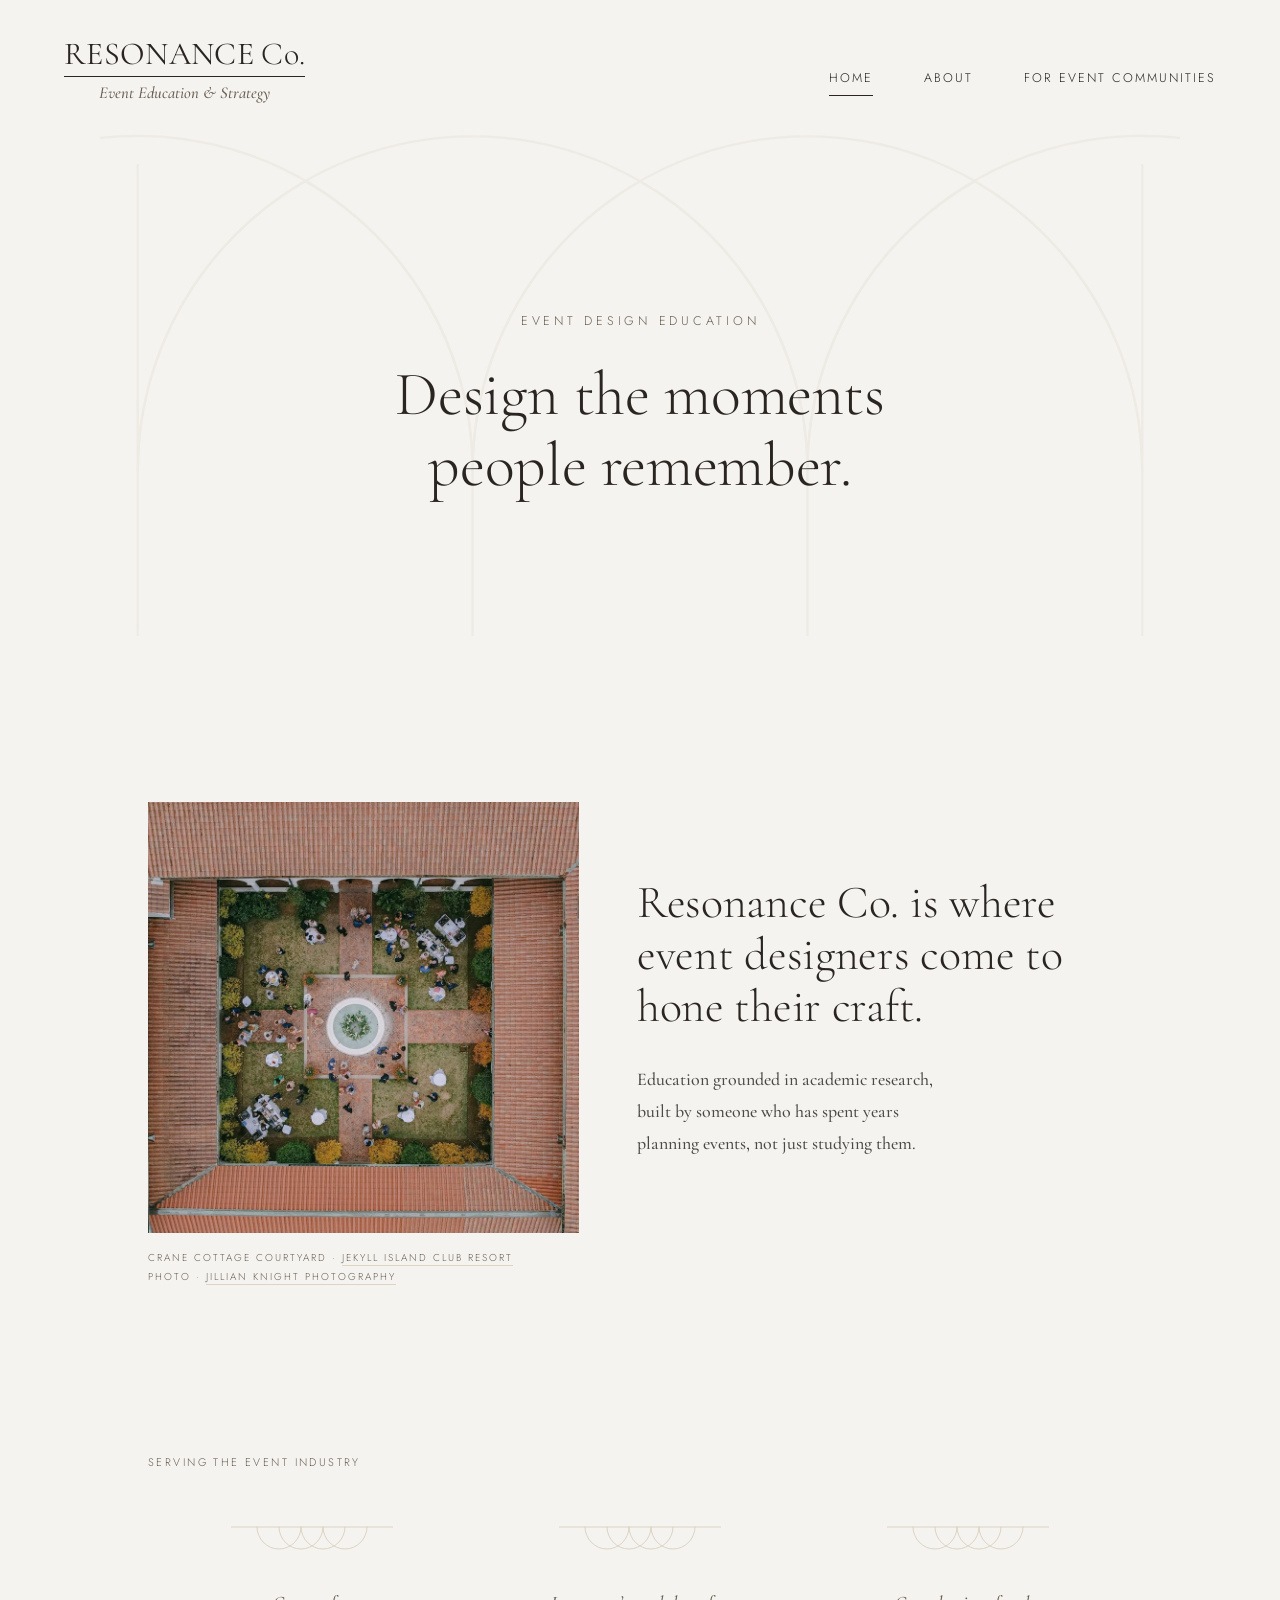
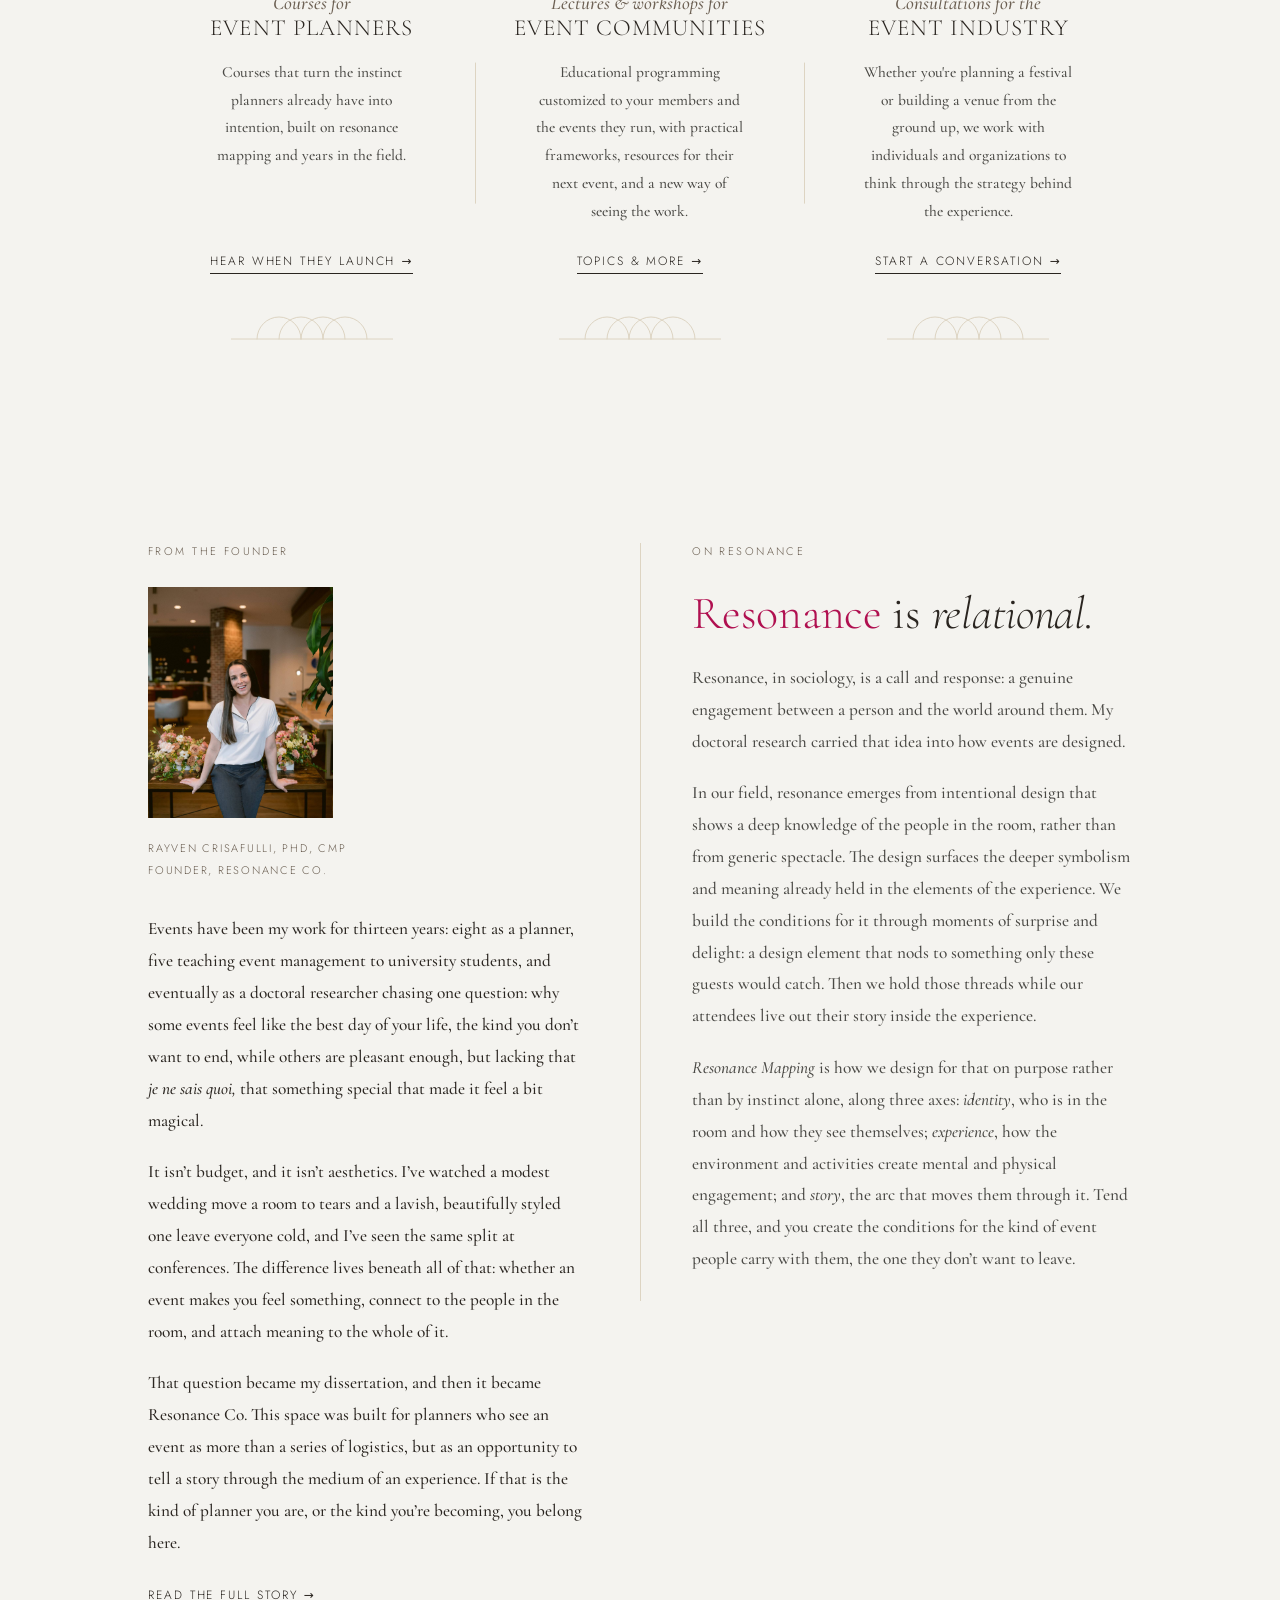
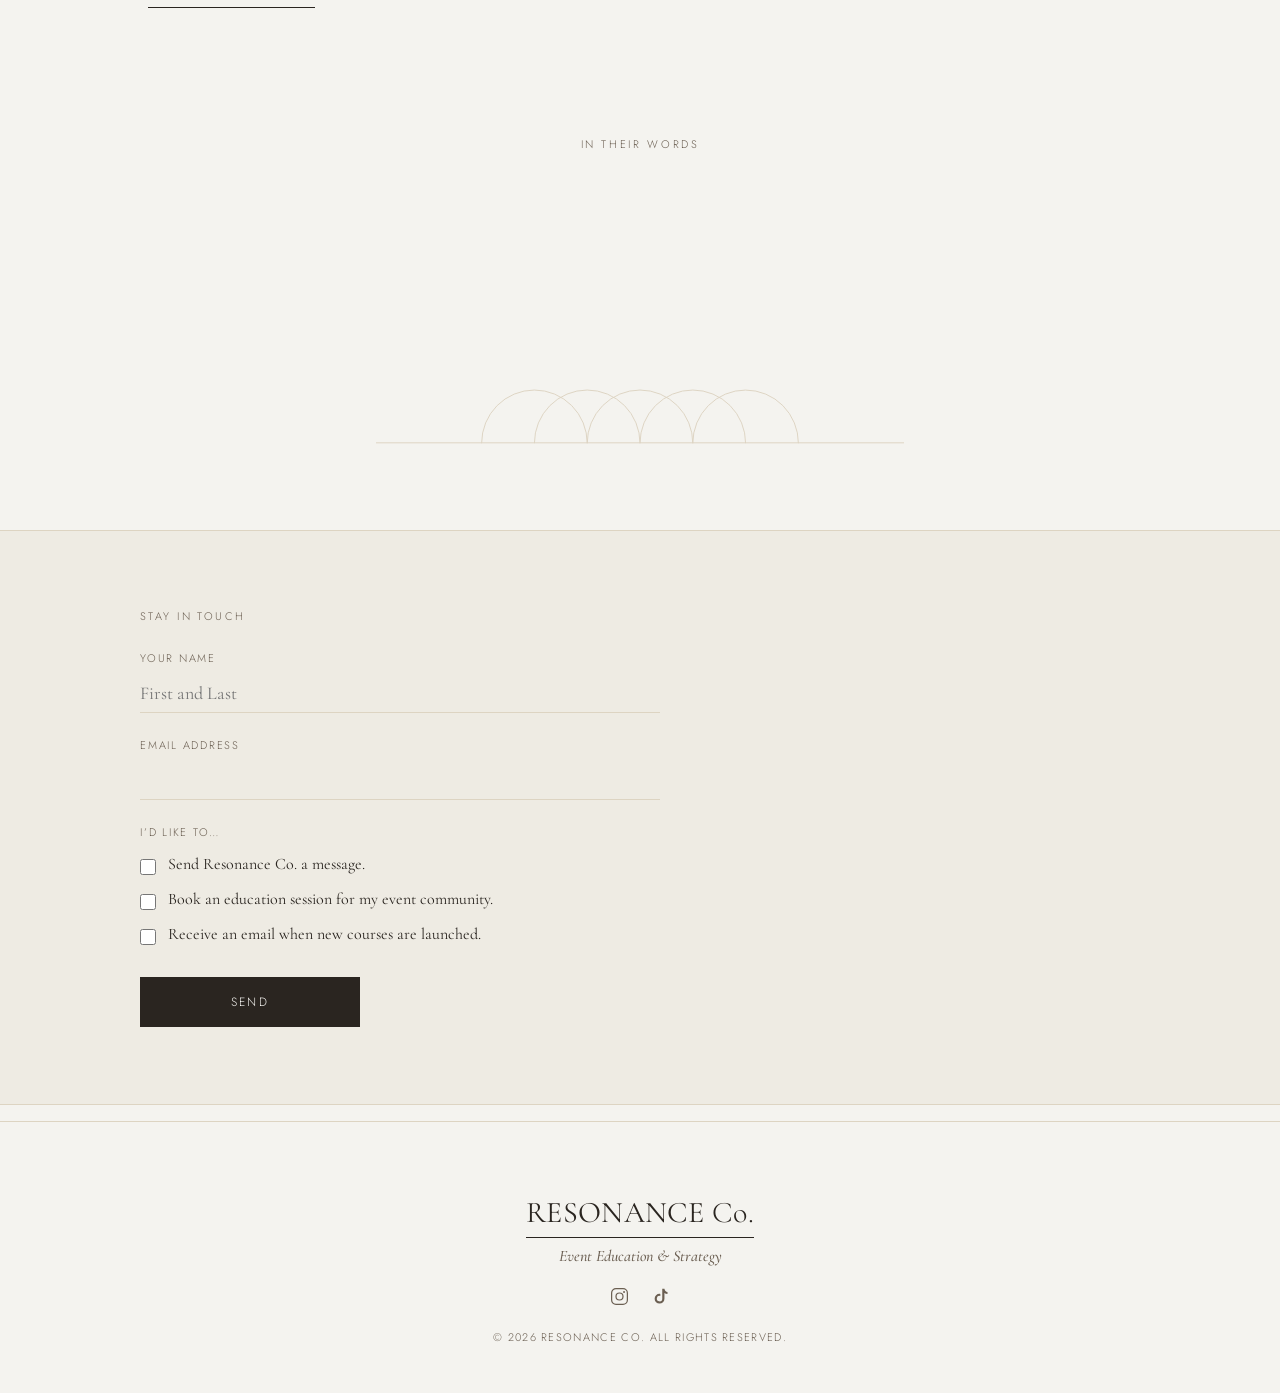
<file: index.html>
<!DOCTYPE html>
<html lang="en">
<head>
<meta charset="utf-8">
<meta name="viewport" content="width=device-width, initial-scale=1">
<title>Resonance Co. &middot; Event Education &amp; Strategy</title>
<meta name="description" content="Event design education, grounded in research on what makes events resonate. Courses, lectures, and consulting for planners who treat the work as craft. Founded by Rayven Crisafulli, PhD, CMP.">
<link rel="canonical" href="https://resonanceco.co/">
<meta property="og:type" content="website">
<meta property="og:title" content="Resonance Co. &middot; Event Education &amp; Strategy">
<meta property="og:description" content="Event design education, grounded in research on what makes events resonate. For planners who treat the work as craft.">
<meta property="og:image" content="https://resonanceco.co/assets/Ash-Simmons-Photography-Headshots-136.jpg">
<meta property="og:url" content="https://resonanceco.co/">
<meta name="twitter:card" content="summary_large_image">
<link rel="icon" type="image/svg+xml" href="assets/favicon.svg">
<link rel="stylesheet" href="assets/site.css">
<script type="application/ld+json">
{"@context":"https://schema.org","@graph":[
 {"@type":"Organization","@id":"https://resonanceco.co/#org","name":"Resonance Co.","url":"https://resonanceco.co/","slogan":"Event Education & Strategy","email":"hello@resonanceco.co","founder":{"@id":"https://resonanceco.co/#rayven"},"sameAs":["https://www.instagram.com/resonancecoevents","https://www.tiktok.com/@resonancecoevents"]},
 {"@type":"Person","@id":"https://resonanceco.co/#rayven","name":"Rayven Crisafulli","honorificSuffix":"PhD, CMP","jobTitle":"Founder, Resonance Co.","worksFor":{"@id":"https://resonanceco.co/#org"},"description":"Event design educator and researcher. Thirteen years planning events, five years teaching event management at the University of Florida, and doctoral research on what makes events resonate.","alumniOf":{"@type":"CollegeOrUniversity","name":"University of Florida"},"knowsAbout":["event design","event experience design","event management education","resonance theory","wedding planning","meeting planning"],"image":"https://resonanceco.co/assets/Ash-Simmons-Photography-Headshots-136.jpg","url":"https://resonanceco.co/about.html"},
 {"@type":"WebSite","@id":"https://resonanceco.co/#site","url":"https://resonanceco.co/","name":"Resonance Co.","publisher":{"@id":"https://resonanceco.co/#org"}}
]}
</script>
<style>
/* ---- self-hosted variable fonts ---- */
@font-face{ font-family:"Cormorant Garamond"; src:url("assets/fonts/CormorantGaramond-Variable.ttf") format("truetype"); font-weight:300 700; font-style:normal; font-display:swap; }
@font-face{ font-family:"Cormorant Garamond"; src:url("assets/fonts/CormorantGaramond-Italic-Variable.ttf") format("truetype"); font-weight:300 700; font-style:italic; font-display:swap; }
@font-face{ font-family:"Jost"; src:url("assets/fonts/Jost-Variable.ttf") format("truetype"); font-weight:300 500; font-style:normal; font-display:swap; }
@font-face{ font-family:"Jost"; src:url("assets/fonts/Jost-Italic-Variable.ttf") format("truetype"); font-weight:300 500; font-style:italic; font-display:swap; }
:root{ --font-serif:var(--serif); --font-sans:var(--sans); --fs-mast:clamp(34px,5.2vw,62px); --fs-h1:clamp(30px,4vw,46px); --fs-lede:clamp(17px,1.4vw,20px); --lh-display:1.14; --ls-tight:-.006em; }

.eyebrow{ font-family:var(--sans); font-weight:300; font-size:11px; letter-spacing:.22em; text-transform:uppercase; color:var(--muted); }
.eyebrow.wide{ letter-spacing:.3em; font-size:12.5px; }
.page-link{ font-family:var(--sans); font-weight:300; font-size:12px; letter-spacing:.16em; text-transform:uppercase; text-decoration:none; color:var(--charcoal); border-bottom:.5px solid var(--charcoal); padding-bottom:3px; display:inline-block; transition:color .2s,border-color .2s; }
.page-link:hover{ color:var(--rose); border-color:var(--rose); }
.cap-link{ color:inherit; text-decoration:none; border-bottom:.5px solid var(--linen); transition:color .2s,border-color .2s; }
.cap-link:hover{ color:var(--rose); border-color:var(--rose); }

/* ---- load reveal + scroll reveal ---- */
@keyframes riseIn{ from{ opacity:0; transform:translateY(12px); } to{ opacity:1; transform:none; } }
@keyframes ghostIn{ from{ opacity:0; } to{ opacity:1; } }
.mast .ghost{ animation:ghostIn 1.4s ease .1s both; }
.mast .r0{ animation:riseIn .7s ease both; }
.mast .r1{ animation:riseIn .9s ease .12s both; }
.mast .r2{ animation:riseIn .9s ease .28s both; }
[data-reveal]{ opacity:0; transform:translateY(30px); transition:opacity 1s ease,transform 1s ease; }
[data-reveal].shown{ opacity:1; transform:none; }
[data-reveal][data-delay="1"]{ transition-delay:.12s; }
.no-js [data-reveal]{ opacity:1; transform:none; }
@media (prefers-reduced-motion:reduce){ .mast .ghost,.mast .r0,.mast .r1,.mast .r2{ animation:none; opacity:1; transform:none; } [data-reveal]{ opacity:1 !important; transform:none !important; transition:none !important; } }

/* ---- masthead ---- */
.mast{ position:relative; overflow:hidden; }
.mast .wrap{ max-width:1080px; margin:0 auto; padding:clamp(40px,6vw,84px) clamp(24px,5vw,48px) clamp(40px,6vw,72px); position:relative; }
.mast .backdrop{ position:absolute; left:0; right:0; top:0; pointer-events:none; z-index:0; overflow:hidden; }
.mast .arches-wrap{ position:relative; width:100%; padding-bottom:60.83%; }
.mast .arches{ position:absolute; top:0; left:0; width:100%; height:100%; display:block; opacity:.62; }
.mast .inner{ position:relative; z-index:1; max-width:820px; margin:0 auto; text-align:center; padding-top:clamp(48px,9vw,128px); }
.mast .inner .eyebrow{ display:block; margin-bottom:clamp(20px,3vw,30px); }
.mast h1{ font-family:var(--serif); font-weight:300; font-size:var(--fs-mast); line-height:var(--lh-display); letter-spacing:var(--ls-tight); max-width:14em; margin:0 auto; color:var(--charcoal); }
.rotor{ display:grid; justify-items:center; align-items:start; margin:clamp(14px,1.8vw,22px) auto 0; }
.rotor span{ grid-area:1/1; font-family:var(--serif); font-style:italic; font-weight:300; font-size:clamp(21px,2.5vw,31px); line-height:1.3; letter-spacing:var(--ls-tight); color:var(--charcoal); opacity:0; }
.rotor span:nth-child(1){ animation:hr1 10.2s ease infinite; }
.rotor span:nth-child(2){ animation:hr2 10.2s ease infinite; }
.rotor span:nth-child(3){ animation:hr3 10.2s ease infinite; }
@keyframes hr1{ 0%{opacity:0} 3%{opacity:1} 30%{opacity:1} 36%{opacity:0} 100%{opacity:0} }
@keyframes hr2{ 0%,30%{opacity:0} 36%{opacity:1} 63%{opacity:1} 69%{opacity:0} 100%{opacity:0} }
@keyframes hr3{ 0%,63%{opacity:0} 69%{opacity:1} 96%{opacity:1} 100%{opacity:0} }
@media (prefers-reduced-motion:reduce){ .rotor span{ animation:none !important; } .rotor span:nth-child(1){ opacity:1; } }

/* ---- the work section ---- */
.work{ max-width:1080px; margin:0 auto; padding:clamp(76px,13vw,190px) clamp(24px,5vw,48px) clamp(76px,11vw,160px); }
.promise{ max-width:920px; margin:0 auto 0 0; display:grid; grid-template-columns:minmax(0,1fr) minmax(0,1fr); gap:clamp(2rem,4.5vw,4.75rem); align-items:center; }
.promise figure{ margin:0; position:relative; }
.promise img{ width:100%; aspect-ratio:1/1; object-fit:cover; background:var(--linen); display:block; }
.promise figcaption{ position:absolute; top:100%; left:0; font-family:var(--sans); font-weight:300; font-size:10px; letter-spacing:.2em; text-transform:uppercase; color:var(--muted); line-height:1.9; margin-top:.9rem; white-space:nowrap; }
.promise h2{ font-family:var(--serif); font-weight:300; font-size:var(--fs-h1); line-height:var(--lh-display); letter-spacing:var(--ls-tight); color:var(--charcoal); margin:0 0 clamp(20px,2.4vw,30px); }
.promise .lede{ font-family:var(--serif); font-weight:500; font-size:var(--fs-lede); line-height:1.8; color:var(--ink-2); margin:0; }
@media (max-width:720px){ .promise{ grid-template-columns:1fr; gap:clamp(1.4rem,5vw,2rem); } .promise img{ aspect-ratio:16/10; } .promise figcaption{ position:static; } }
.who-eyebrow{ max-width:580px; margin:clamp(112px,17vw,240px) auto clamp(24px,4vw,44px) 0; text-align:left; }

/* ---- directory ---- */
.dir{ position:relative; z-index:1; display:grid; grid-template-columns:repeat(3,1fr); gap:1px; }
.dbay{ background:var(--cream); position:relative; overflow:hidden; display:flex; flex-direction:column; align-items:center; text-align:center; padding:clamp(60px,6vw,80px) clamp(24px,2.6vw,36px); min-height:400px; }
.dbay .lead{ display:block; font-family:var(--serif); font-style:italic; font-weight:500; font-size:clamp(17px,1.5vw,20px); color:var(--muted); line-height:1.15; }
.dbay .big{ display:block; font-family:var(--serif); font-weight:300; text-transform:uppercase; letter-spacing:.045em; font-size:clamp(16px,1.9vw,23px); line-height:1.05; margin-top:.12em; color:var(--charcoal); white-space:nowrap; }
.dbay p{ font-family:var(--serif); font-weight:500; font-size:15.5px; line-height:1.8; color:var(--ink-2); margin:clamp(14px,2vw,18px) 0 clamp(18px,2.4vw,24px); max-width:30ch; }
.dbay .foot{ margin-top:auto; }
.dbay .lace-band{ position:absolute; left:50%; transform:translateX(-50%); width:162px; height:36px; pointer-events:none; z-index:3; }
.dbay .lace-band.top{ top:0; }
.dbay .lace-band.bot{ bottom:0; transform:translateX(-50%) scaleY(-1); }
.dir .vdiv{ position:absolute; top:50%; width:1px; height:clamp(96px,11vw,150px); transform:translateY(-50%); background:var(--linen); pointer-events:none; z-index:2; }
@media (max-width:720px){ .dir{ grid-template-columns:1fr; } .dir .vdiv{ display:none; } }

/* ---- diptych ---- */
.dipwrap{ max-width:1080px; margin:0 auto; padding:clamp(28px,4vw,60px) clamp(24px,5vw,48px); }
.diptych{ display:grid; grid-template-columns:1fr 1fr; align-items:start; }
.dip-found{ padding-right:clamp(2rem,4vw,4.5rem); }
.dip-phil{ padding-left:clamp(2rem,4vw,4.5rem); border-left:1px solid var(--linen); }
.diptych .eyebrow{ display:block; margin-bottom:clamp(18px,2.2vw,28px); }
.dip-found img{ width:clamp(150px,42%,196px); aspect-ratio:4/5; object-fit:cover; object-position:50% 20%; margin-bottom:clamp(14px,1.8vw,20px); }
.dip-found .cap{ font-family:var(--sans); font-weight:300; font-size:11px; letter-spacing:.16em; text-transform:uppercase; color:var(--muted); line-height:1.95; margin:0 0 clamp(22px,2.8vw,32px); }
.diptych p.body{ font-family:var(--serif); font-weight:500; font-size:clamp(17px,1.35vw,18.5px); line-height:1.85; margin:0 0 1.2rem; }
.dip-found p.body{ color:var(--charcoal); }
.dip-phil p.body{ color:var(--ink-2); }
.dip-phil h2{ font-family:var(--serif); font-weight:300; font-size:var(--fs-h1); line-height:var(--lh-display); letter-spacing:var(--ls-tight); color:var(--charcoal); margin:0 0 1.4rem; }
@media (max-width:820px){ .diptych{ grid-template-columns:1fr; } .dip-found{ padding-right:0; } .dip-phil{ padding-left:0; border-left:none; border-top:1px solid var(--linen); margin-top:clamp(28px,6vw,40px); padding-top:clamp(28px,6vw,40px); } }

/* ---- quotes ---- */
.quotes{ background:var(--cream); }
.quotes .wrap{ max-width:980px; margin:0 auto; padding:clamp(40px,6vw,78px) clamp(24px,5vw,48px); text-align:center; }
.quotes .label{ font-family:var(--sans); font-weight:300; font-size:11px; letter-spacing:.24em; text-transform:uppercase; color:var(--muted); margin-bottom:clamp(28px,3.6vw,46px); }
.qstack{ display:grid; grid-template-columns:minmax(0,1fr); align-items:center; }
.qstack blockquote{ grid-area:1/1; margin:0 auto; max-width:820px; opacity:0; }
.qstack blockquote p{ font-family:var(--serif); font-style:italic; font-weight:300; font-size:clamp(24px,3vw,38px); line-height:1.32; letter-spacing:var(--ls-tight); color:var(--charcoal); margin:0 0 clamp(20px,2.4vw,30px); }
.qstack blockquote footer{ font-family:var(--sans); font-weight:300; font-size:11px; letter-spacing:.22em; text-transform:uppercase; color:var(--muted); }
.qstack blockquote:nth-child(1){ animation:qr1 20.8s ease infinite; }
.qstack blockquote:nth-child(2){ animation:qr2 20.8s ease infinite; }
.qstack blockquote:nth-child(3){ animation:qr3 20.8s ease infinite; }
.qstack blockquote:nth-child(4){ animation:qr4 20.8s ease infinite; }
@keyframes qr1{ 0%{opacity:0} 2%{opacity:1} 22%{opacity:1} 27%{opacity:0} 100%{opacity:0} }
@keyframes qr2{ 0%,22%{opacity:0} 27%{opacity:1} 47%{opacity:1} 52%{opacity:0} 100%{opacity:0} }
@keyframes qr3{ 0%,47%{opacity:0} 52%{opacity:1} 72%{opacity:1} 77%{opacity:0} 100%{opacity:0} }
@keyframes qr4{ 0%,72%{opacity:0} 77%{opacity:1} 97%{opacity:1} 100%{opacity:0} }
@media (prefers-reduced-motion:reduce){ .qstack blockquote{ animation:none !important; } .qstack blockquote:nth-child(1){ opacity:1; } }
.quotes .lace{ max-width:600px; margin:clamp(24px,3vw,40px) auto 0; padding:0 36px; }
.quotes .lace svg{ display:block; width:100%; height:auto; }

/* ---- stay in touch ---- */
.stay{ background:var(--paper-2); border-top:1px solid var(--linen); border-bottom:1px solid var(--linen); }
.stay .wrap{ max-width:1080px; margin:0 auto; padding:clamp(48px,6vw,88px) clamp(20px,5vw,40px); }
.stay .eyebrow{ display:block; margin-bottom:1rem; }
.stay form{ margin-top:26px; max-width:520px; }
.stay .f-label{ display:block; font-family:var(--sans); font-weight:300; font-size:11px; letter-spacing:.16em; text-transform:uppercase; color:var(--muted); margin:24px 0 8px; }
.stay input[type=text],.stay input[type=email]{ width:100%; background:transparent; border:none; border-bottom:1px solid var(--linen); padding:8px 0; font-family:var(--serif); font-size:18px; color:var(--charcoal); outline:none; border-radius:0; }
.stay input[type=text]:focus,.stay input[type=email]:focus{ border-bottom-color:var(--charcoal); }
.stay textarea{ width:100%; background:transparent; border:1px solid var(--linen); padding:12px 14px; min-height:120px; resize:vertical; font-family:var(--serif); font-size:18px; line-height:1.6; color:var(--charcoal); outline:none; border-radius:0; }
.stay textarea:focus{ border-color:var(--charcoal); }
.stay .opt{ display:flex; align-items:flex-start; gap:12px; margin-top:14px; font-family:var(--serif); font-size:16px; color:var(--charcoal); cursor:pointer; }
.stay .opt input{ width:16px; height:16px; margin-top:5px; accent-color:var(--charcoal); flex-shrink:0; }
.stay .msg-field{ display:none; margin-top:6px; }
.stay .msg-field.open{ display:block; }
.stay button{ margin-top:32px; min-width:220px; font-family:var(--sans); font-weight:300; font-size:12px; letter-spacing:.2em; text-transform:uppercase; background:var(--charcoal); color:var(--cream); border:1px solid var(--charcoal); padding:15px 30px; cursor:pointer; border-radius:0; transition:opacity .25s; }
.stay button:hover{ opacity:.88; }
.stay .thanks{ font-family:var(--serif); font-weight:500; font-size:clamp(18px,1.5vw,21px); line-height:1.75; color:var(--charcoal); margin:26px 0 0; max-width:520px; display:none; }
.stay .thanks em{ font-style:italic; color:var(--muted); }
</style>
</head>
<body class="no-js">
<script>document.body.classList.remove('no-js');</script>
<header class="site-nav"><a class="brand" href="index.html"><span class="wm">RESONANCE <span>Co.</span></span><em>Event Education &amp; Strategy</em></a><nav class="links"><a href="index.html" class="active">Home</a><a href="about.html">About</a><a href="for-event-communities.html">For Event Communities</a></nav></header>

<!-- ============ MASTHEAD ============ -->
<section class="mast">
  <div class="wrap">
    <div class="backdrop ghost" aria-hidden="true">
      <div class="arches-wrap">
        <svg class="arches" viewBox="0 0 600 365" xmlns="http://www.w3.org/2000/svg" role="presentation">
          <g fill="none" stroke="#DDD4C2" stroke-width="1.25" stroke-linecap="round" opacity="0.4">
            <line x1="21" y1="25" x2="21" y2="365" />
            <line x1="579" y1="25" x2="579" y2="365" />
            <line x1="207" y1="195" x2="207" y2="365" />
            <line x1="393" y1="195" x2="393" y2="365" />
            <path d="M 21 195 A 186 186 0 0 1 114 34 A 186 186 0 0 1 207 195 A 186 186 0 0 1 300 34 A 186 186 0 0 1 393 195 A 186 186 0 0 1 486 34 A 186 186 0 0 1 579 195" />
            <path d="M 0 10 A 186 186 0 0 1 207 195" />
            <path d="M 21 195 A 186 186 0 0 1 393 195" />
            <path d="M 207 195 A 186 186 0 0 1 579 195" />
            <path d="M 393 195 A 186 186 0 0 1 600 10" />
          </g>
        </svg>
      </div>
    </div>
    <div class="inner">
      <span class="eyebrow wide r0">Event Design Education</span>
      <h1 class="r1">Design the moments<br>people remember.</h1>
      <div class="rotor r2" aria-label="The curated details. The immersive experience. The transformative story.">
        <span aria-hidden="true">The curated details.</span>
        <span aria-hidden="true">The immersive experience.</span>
        <span aria-hidden="true">The transformative story.</span>
      </div>
    </div>
  </div>
</section>

<!-- ============ BRAND PROMISE + WHO WE WORK WITH ============ -->
<section class="work" id="what-to-expect">
  <div class="promise" data-reveal>
    <figure>
      <img src="assets/crane-cottage-courtyard.jpg" alt="Overhead view of the Crane Cottage courtyard during an event">
      <figcaption>Crane Cottage Courtyard &middot; <a class="cap-link" href="https://www.jekyllclub.com/" target="_blank" rel="noopener">Jekyll Island Club Resort</a><br>Photo &middot; <a class="cap-link" href="https://jillianknight.com/" target="_blank" rel="noopener">Jillian Knight Photography</a></figcaption>
    </figure>
    <div>
      <h2>Resonance Co. is where event designers come to hone their craft.</h2>
      <p class="lede">Education grounded in academic research, <br>built by someone who has spent years <br>planning events, not just studying them.</p>
    </div>
  </div>

  <div class="who-eyebrow" data-reveal data-delay="1"><span class="eyebrow">serving the event industry</span></div>
  <div class="dir">
    <div class="dbay">
      <svg class="lace-band top" viewBox="0 0 162 36" xmlns="http://www.w3.org/2000/svg" aria-hidden="true"><g fill="none" stroke="#DDD4C2" stroke-width="1" stroke-linecap="round"><line x1="0" y1="12" x2="162" y2="12"/><path d="M26 12 A22 22 0 0 0 70 12"/><path d="M48 12 A22 22 0 0 0 92 12"/><path d="M70 12 A22 22 0 0 0 114 12"/><path d="M92 12 A22 22 0 0 0 136 12"/></g></svg>
      <div><span class="lead">Courses for</span><span class="big">Event Planners</span></div>
      <p>Courses that turn the instinct planners already have into intention, built on resonance mapping and years in the field.</p>
      <div class="foot"><a class="page-link" href="#stay-in-touch">Hear when they launch &rarr;</a></div>
      <svg class="lace-band bot" viewBox="0 0 162 36" xmlns="http://www.w3.org/2000/svg" aria-hidden="true"><g fill="none" stroke="#DDD4C2" stroke-width="1" stroke-linecap="round"><line x1="0" y1="12" x2="162" y2="12"/><path d="M26 12 A22 22 0 0 0 70 12"/><path d="M48 12 A22 22 0 0 0 92 12"/><path d="M70 12 A22 22 0 0 0 114 12"/><path d="M92 12 A22 22 0 0 0 136 12"/></g></svg>
    </div>
    <div class="dbay">
      <svg class="lace-band top" viewBox="0 0 162 36" xmlns="http://www.w3.org/2000/svg" aria-hidden="true"><g fill="none" stroke="#DDD4C2" stroke-width="1" stroke-linecap="round"><line x1="0" y1="12" x2="162" y2="12"/><path d="M26 12 A22 22 0 0 0 70 12"/><path d="M48 12 A22 22 0 0 0 92 12"/><path d="M70 12 A22 22 0 0 0 114 12"/><path d="M92 12 A22 22 0 0 0 136 12"/></g></svg>
      <div><span class="lead">Lectures &amp; workshops for</span><span class="big">Event Communities</span></div>
      <p>Educational programming customized to your members and the events they run, with practical frameworks, resources for their next event, and a new way of seeing the work.</p>
      <div class="foot"><a class="page-link" href="for-event-communities.html">Topics &amp; more &rarr;</a></div>
      <svg class="lace-band bot" viewBox="0 0 162 36" xmlns="http://www.w3.org/2000/svg" aria-hidden="true"><g fill="none" stroke="#DDD4C2" stroke-width="1" stroke-linecap="round"><line x1="0" y1="12" x2="162" y2="12"/><path d="M26 12 A22 22 0 0 0 70 12"/><path d="M48 12 A22 22 0 0 0 92 12"/><path d="M70 12 A22 22 0 0 0 114 12"/><path d="M92 12 A22 22 0 0 0 136 12"/></g></svg>
    </div>
    <div class="dbay">
      <svg class="lace-band top" viewBox="0 0 162 36" xmlns="http://www.w3.org/2000/svg" aria-hidden="true"><g fill="none" stroke="#DDD4C2" stroke-width="1" stroke-linecap="round"><line x1="0" y1="12" x2="162" y2="12"/><path d="M26 12 A22 22 0 0 0 70 12"/><path d="M48 12 A22 22 0 0 0 92 12"/><path d="M70 12 A22 22 0 0 0 114 12"/><path d="M92 12 A22 22 0 0 0 136 12"/></g></svg>
      <div><span class="lead">Consultations for the</span><span class="big">Event Industry</span></div>
      <p>Whether you're planning a festival or building a venue from the ground up, we work with individuals and organizations to think through the strategy behind the experience.</p>
      <div class="foot"><a class="page-link" href="#stay-in-touch">Start a conversation &rarr;</a></div>
      <svg class="lace-band bot" viewBox="0 0 162 36" xmlns="http://www.w3.org/2000/svg" aria-hidden="true"><g fill="none" stroke="#DDD4C2" stroke-width="1" stroke-linecap="round"><line x1="0" y1="12" x2="162" y2="12"/><path d="M26 12 A22 22 0 0 0 70 12"/><path d="M48 12 A22 22 0 0 0 92 12"/><path d="M70 12 A22 22 0 0 0 114 12"/><path d="M92 12 A22 22 0 0 0 136 12"/></g></svg>
    </div>
    <div class="vdiv" style="left:calc(33.3333% - 0.5px);" aria-hidden="true"></div>
    <div class="vdiv" style="left:calc(66.6667% - 0.5px);" aria-hidden="true"></div>
  </div>
</section>

<!-- ============ FOUNDER + PHILOSOPHY DIPTYCH ============ -->
<section class="dipwrap">
  <div class="diptych">
    <div class="dip-found">
      <span class="eyebrow">From the Founder</span>
      <img src="assets/Ash-Simmons-Photography-Headshots-136.jpg" alt="Rayven Crisafulli, founder of Resonance Co.">
      <p class="cap">Rayven Crisafulli, PhD, CMP<br>Founder, Resonance Co.</p>
      <p class="body">Events have been my work for thirteen years: eight as a planner, five teaching event management to university students, and eventually as a doctoral researcher chasing one question: why some events feel like the best day of your life, the kind you don&rsquo;t want to end, while others are pleasant enough, but lacking that <i>je ne sais quoi,</i> that something special that made it feel a bit magical.</p>
      <p class="body">It isn&rsquo;t budget, and it isn&rsquo;t aesthetics. I&rsquo;ve watched a modest wedding move a room to tears and a lavish, beautifully styled one leave everyone cold, and I&rsquo;ve seen the same split at conferences. The difference lives beneath all of that: whether an event makes you feel something, connect to the people in the room, and attach meaning to the whole of it.</p>
      <p class="body" style="margin-bottom:1.6rem;">That question became my dissertation, and then it became Resonance Co. This space was built for planners who see an event as more than a series of logistics, but as an opportunity to tell a story through the medium of an experience. If that is the kind of planner you are, or the kind you&rsquo;re becoming, you belong here.</p>
      <a class="page-link" href="about.html">Read the full story &rarr;</a>
    </div>
    <div class="dip-phil">
      <span class="eyebrow">On Resonance</span>
      <h2><span style="color:var(--rose);">Resonance</span> is&nbsp;<em style="font-style:italic;">relational.</em></h2>
      <p class="body">Resonance, in sociology, is a call and response: a genuine engagement between a person and the world around them. My doctoral research carried that idea into how events are designed.</p>
      <p class="body">In our field, resonance emerges from intentional design that shows a deep knowledge of the people in the room, rather than from generic spectacle. The design surfaces the deeper symbolism and meaning already held in the elements of the experience. We build the conditions for it through moments of surprise and delight: a design element that nods to something only these guests would catch. Then we hold those threads while our attendees live out their story inside the experience.</p>
      <p class="body" style="margin-bottom:1.6rem;"><i>Resonance Mapping</i> is how we design for that on purpose rather than by instinct alone, along three axes: <em style="font-style:italic;">identity</em>, who is in the room and how they see themselves; <em style="font-style:italic;">experience</em>, how the environment and activities create mental and physical engagement; and <em style="font-style:italic;">story</em>, the arc that moves them through it. Tend all three, and you create the conditions for the kind of event people carry with them, the one they don&rsquo;t want to leave.</p>
    </div>
  </div>
</section>

<!-- ============ STUDENT QUOTES ============ -->
<section class="quotes">
  <div class="wrap">
    <div class="label">In Their Words</div>
    <div class="qstack">
      <blockquote><p>&ldquo;She made all topics engaging, even finance and legal elements.&rdquo;</p><footer>Student evaluation &middot; 2023</footer></blockquote>
      <blockquote><p>&ldquo;I always loved that she tied in real-world examples from her own experiences as an event planner into our lectures.&rdquo;</p><footer>Student evaluation &middot; 2021</footer></blockquote>
      <blockquote><p>&ldquo;Rayven was literally one of the best instructors I have had.&rdquo;</p><footer>Student evaluation &middot; 2022</footer></blockquote>
      <blockquote><p>&ldquo;She genuinely cares about the industry and her students.&rdquo;</p><footer>Student evaluation &middot; 2024</footer></blockquote>
    </div>
    <div class="lace" aria-hidden="true">
      <svg viewBox="0 0 600 80" xmlns="http://www.w3.org/2000/svg" role="presentation">
        <g fill="none" stroke="#DDD4C2" stroke-width="1.1" stroke-linecap="round">
          <line x1="0" y1="68" x2="600" y2="68" />
          <path d="M 120 68 A 60 60 0 0 1 240 68" />
          <path d="M 180 68 A 60 60 0 0 1 300 68" />
          <path d="M 240 68 A 60 60 0 0 1 360 68" />
          <path d="M 300 68 A 60 60 0 0 1 420 68" />
          <path d="M 360 68 A 60 60 0 0 1 480 68" />
        </g>
      </svg>
    </div>
  </div>
</section>

<!-- ============ STAY IN TOUCH ============ -->
<section class="stay" id="stay-in-touch">
  <div class="wrap">
    <span class="eyebrow">Stay in Touch</span>
    <p class="thanks" id="stay-thanks">Thank you. We have your note, and we will be in touch. <em>We are glad you are here.</em></p>
    <form name="stay-in-touch" method="POST" data-netlify="true" netlify-honeypot="bot-field" id="stay-form">
      <input type="hidden" name="form-name" value="stay-in-touch">
      <p hidden aria-hidden="true" style="display:none;"><label>Do not fill this out: <input name="bot-field"></label></p>
      <label class="f-label" for="sn">Your Name</label>
      <input type="text" id="sn" name="name" placeholder="First and Last" required>
      <label class="f-label" for="se">Email Address</label>
      <input type="email" id="se" name="email" required>
      <span class="f-label" style="margin-bottom:4px;">I&rsquo;d like to&hellip;</span>
      <label class="opt"><input type="checkbox" name="interest[]" value="Send a message" id="want-msg"><span>Send Resonance Co. a message.</span></label>
      <label class="opt"><input type="checkbox" name="interest[]" value="Book an education session"><span>Book an education session for my event community.</span></label>
      <label class="opt"><input type="checkbox" name="interest[]" value="Course launch notifications"><span>Receive an email when new courses are launched.</span></label>
      <div class="msg-field" id="msg-field">
        <label class="f-label" for="msg">Your Message</label>
        <textarea id="msg" name="message" placeholder="Tell us a little about what you have in mind."></textarea>
      </div>
      <button type="submit">Send</button>
    </form>
  </div>
</section>

<script>
(function(){
  // reveal-on-scroll
  var els = Array.prototype.slice.call(document.querySelectorAll('[data-reveal]'));
  var reduce = window.matchMedia && window.matchMedia('(prefers-reduced-motion: reduce)').matches;
  if (reduce || !('IntersectionObserver' in window)) { els.forEach(function(el){ el.classList.add('shown'); }); }
  else {
    var io = new IntersectionObserver(function(entries){
      entries.forEach(function(en){ if(en.isIntersecting){ en.target.classList.add('shown'); io.unobserve(en.target); } });
    }, { threshold:0.2, rootMargin:'0px 0px -10% 0px' });
    els.forEach(function(el){
      if (el.getBoundingClientRect().top < window.innerHeight * 0.88) el.classList.add('shown');
      else io.observe(el);
    });
    setTimeout(function(){ els.forEach(function(el){ el.classList.add('shown'); }); }, 6000);
  }
  // message toggle
  var cb = document.getElementById('want-msg'), mf = document.getElementById('msg-field');
  if (cb && mf) cb.addEventListener('change', function(){ mf.classList.toggle('open', cb.checked); });
  // inline-thanks submit
  var form = document.getElementById('stay-form'), thanks = document.getElementById('stay-thanks');
  if (form && thanks) form.addEventListener('submit', function(e){
    e.preventDefault();
    var body = new URLSearchParams(new FormData(form)).toString();
    fetch('/', { method:'POST', headers:{'Content-Type':'application/x-www-form-urlencoded'}, body: body })
      .then(function(){ form.style.display='none'; thanks.style.display='block'; })
      .catch(function(){ form.style.display='none'; thanks.style.display='block'; });
  });
})();
</script>

<footer class="site-footer"><div class="fwm">RESONANCE <span>Co.</span></div><div class="ftag">Event Education &amp; Strategy</div><div class="socials"><a href="https://www.instagram.com/resonancecoevents" aria-label="Instagram" target="_blank" rel="noopener"><svg viewBox="0 0 24 24" fill="none" stroke="currentColor" stroke-width="1.4"><rect x="3" y="3" width="18" height="18" rx="5"/><circle cx="12" cy="12" r="4"/><circle cx="17.2" cy="6.8" r="1.1" fill="currentColor" stroke="none"/></svg></a><a href="https://www.tiktok.com/@resonancecoevents" aria-label="TikTok" target="_blank" rel="noopener"><svg viewBox="0 0 24 24" fill="currentColor"><path d="M16.5 3c.3 2 1.6 3.5 3.5 3.8v2.4c-1.3 0-2.5-.4-3.5-1.1v6.4a5.6 5.6 0 1 1-5.6-5.6c.3 0 .6 0 .9.1v2.5a3.1 3.1 0 1 0 2.2 3V3h2.6z"/></svg></a></div><div class="flegal">&copy; 2026 Resonance Co. All rights reserved.</div></footer>
</body>
</html>
</file>
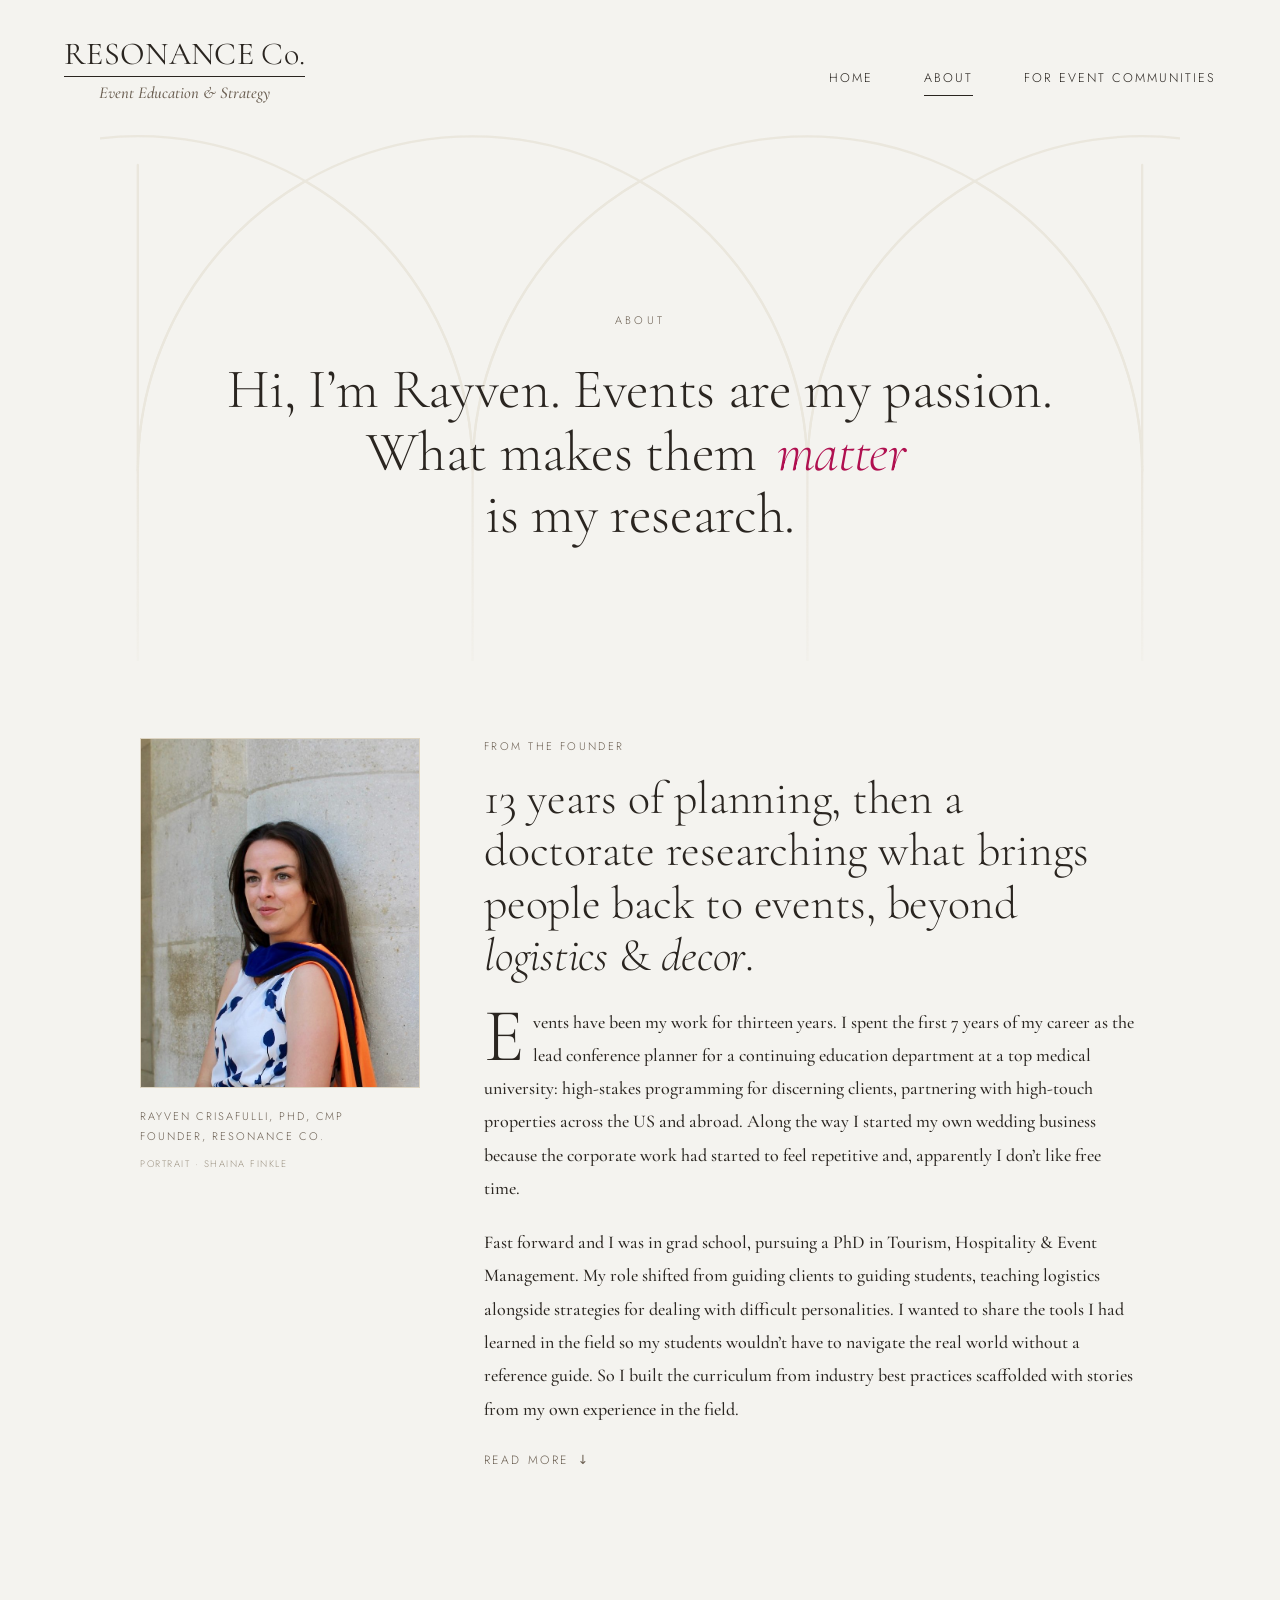
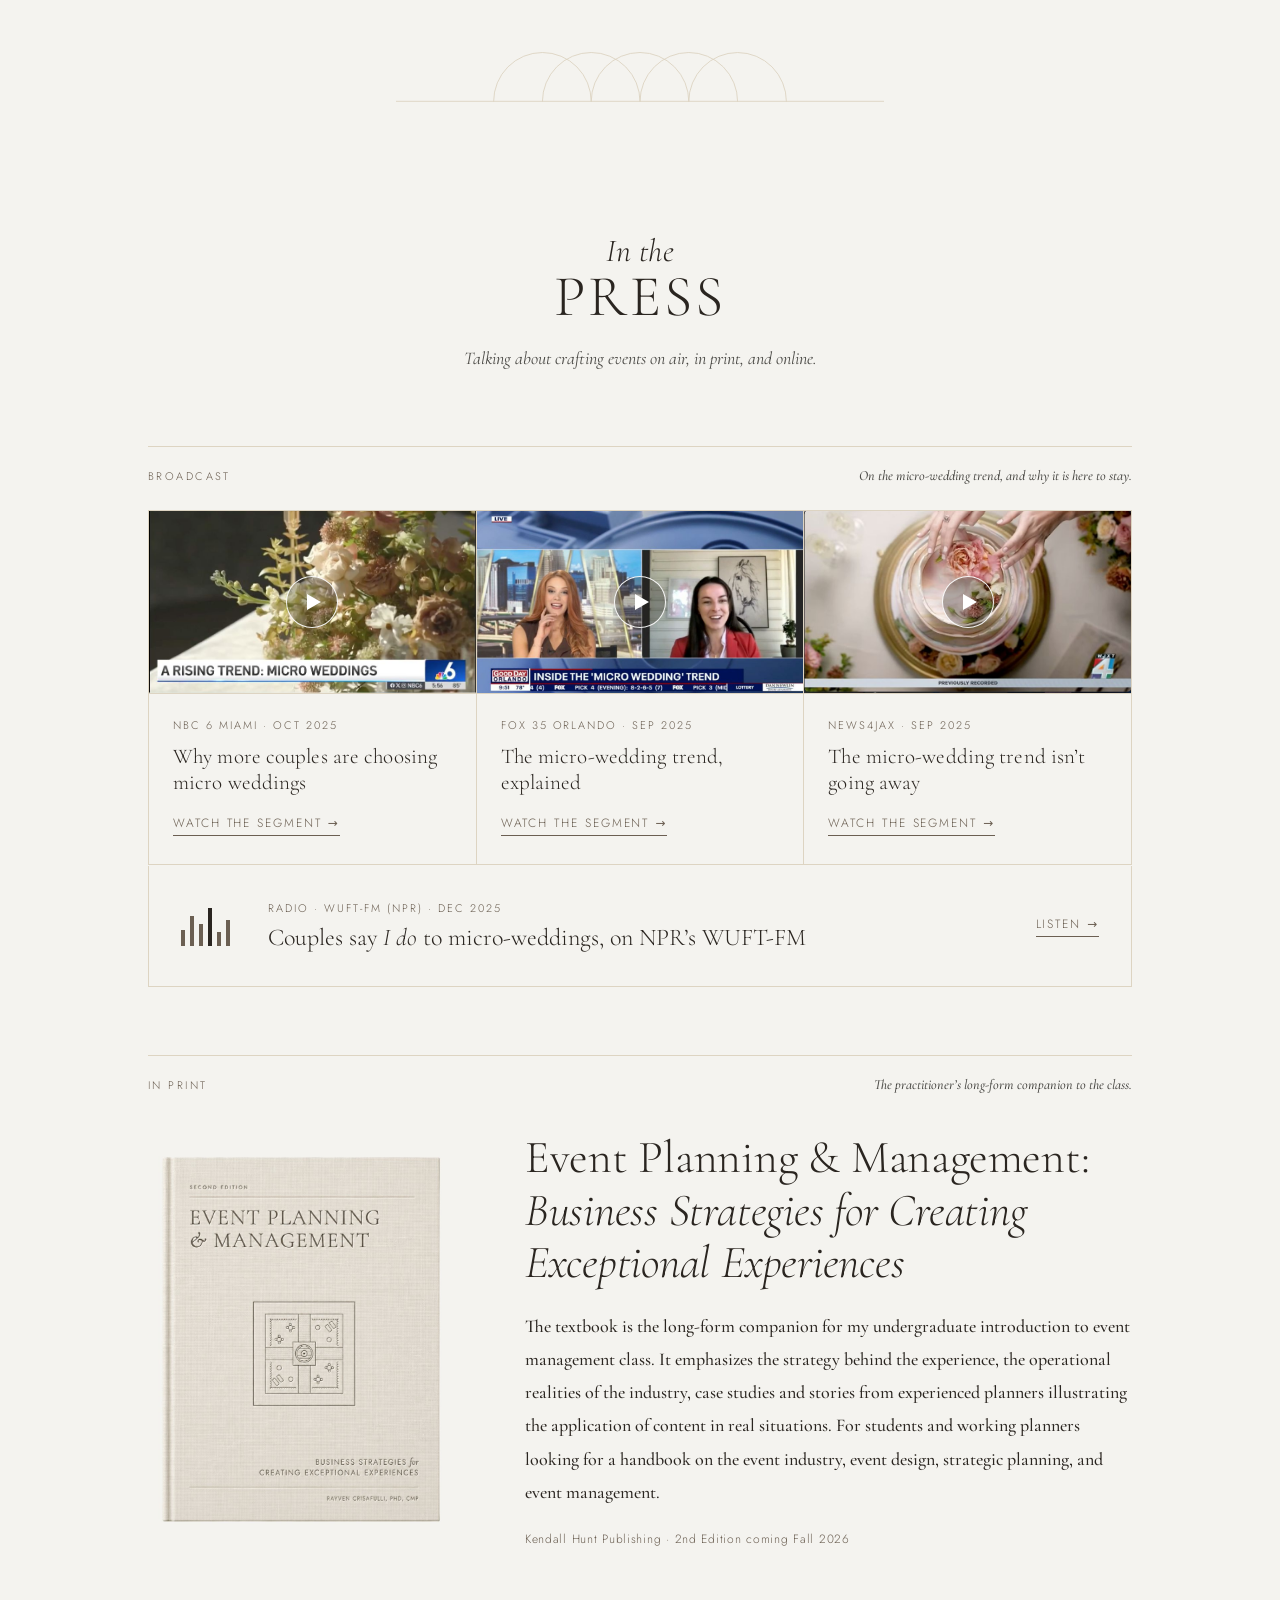
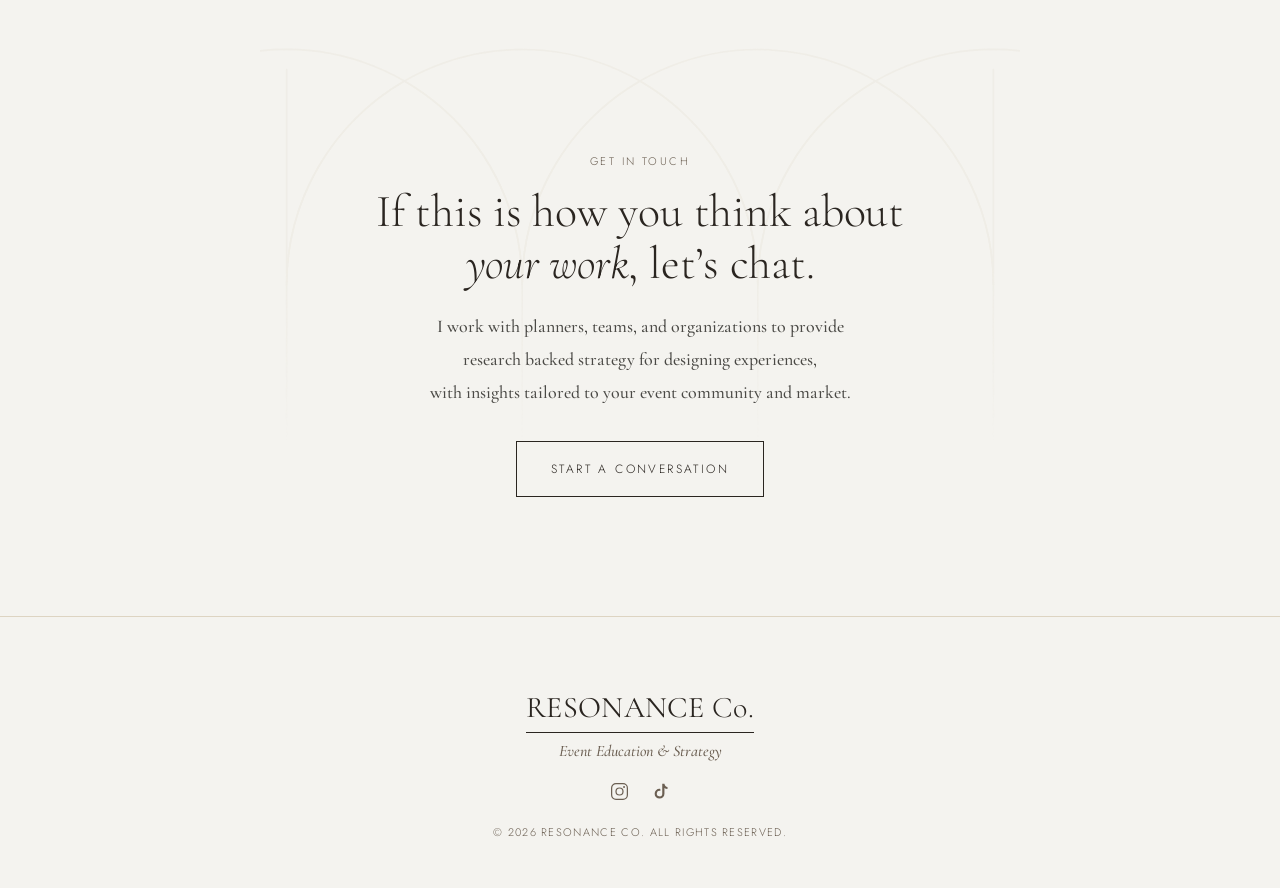
<file: about.html>
<!DOCTYPE html>
<html lang="en">
<head>
<meta charset="utf-8">
<meta name="viewport" content="width=device-width, initial-scale=1">
<title>About &middot; Resonance Co.</title>
<meta name="description" content="Hi, I'm Rayven. Events are my work. What makes them matter is my research. Thirteen years of planning, then a doctorate researching what brings people back to events. The story behind Resonance Co., the textbook, and field notes.">
<meta property="og:type" content="website">
<meta property="og:title" content="About &middot; Resonance Co.">
<meta property="og:description" content="The story behind Resonance Co., founded by Rayven Crisafulli, PhD, CMP. Turning the instinct experienced planners already have into method.">
<meta property="og:image" content="https://resonanceco.co/assets/Rayven-Crisafulli-PhD-CMP-founder-Resonance-Co.jpg">
<meta property="og:url" content="https://resonanceco.co/about.html">
<meta name="twitter:card" content="summary_large_image">
<link rel="canonical" href="https://resonanceco.co/about.html">
<link rel="icon" type="image/svg+xml" href="assets/favicon.svg">
<script type="application/ld+json">
{"@context":"https://schema.org","@graph":[
 {"@type":"Person","@id":"https://resonanceco.co/#rayven","name":"Rayven Crisafulli","honorificSuffix":"PhD, CMP","jobTitle":"Founder, Resonance Co.","url":"https://resonanceco.co/about.html","image":"https://resonanceco.co/assets/Ash-Simmons-Photography-Headshots-136.jpg","worksFor":{"@type":"Organization","@id":"https://resonanceco.co/#org","name":"Resonance Co.","url":"https://resonanceco.co/"},"alumniOf":{"@type":"CollegeOrUniversity","name":"University of Florida"},"knowsAbout":["event design","event experience design","event management education","resonance theory","micro weddings","meeting planning"],"sameAs":["https://www.instagram.com/resonancecoevents","https://www.tiktok.com/@resonancecoevents"]},
 {"@type":"Book","name":"Event Planning & Management: Business Strategies for Creating Exceptional Experiences","author":{"@id":"https://resonanceco.co/#rayven"},"publisher":{"@type":"Organization","name":"Kendall Hunt Publishing"},"bookEdition":"2nd Edition"}
]}
</script>
<link rel="preconnect" href="https://fonts.googleapis.com"><link rel="preconnect" href="https://fonts.gstatic.com" crossorigin><link href="https://fonts.googleapis.com/css2?family=Cormorant+Garamond:ital,wght@0,300;0,400;0,500;1,300;1,400;1,500&family=Jost:wght@300;400;500&display=swap" rel="stylesheet">
<link rel="stylesheet" href="assets/site.css">
<style>

/* ===== shared tokens ===== */
.eyebrow{ font-family:var(--sans); font-weight:300; font-size:11px; letter-spacing:.22em; text-transform:uppercase; color:var(--muted); }
.dh{ font-family:var(--serif); font-weight:300; font-size:clamp(30px,4vw,46px); line-height:1.14; letter-spacing:-.005em; color:var(--charcoal); }
.dh em{ font-style:italic; color:var(--charcoal); }   /* rose budget spent in the hero only */
.page-link{ font-family:var(--sans); font-weight:300; font-size:12px; letter-spacing:.16em; text-transform:uppercase; text-decoration:none; color:var(--charcoal); border-bottom:.5px solid var(--charcoal); padding-bottom:3px; display:inline-block; transition:color .2s,border-color .2s; }
.page-link:hover{ color:var(--rose); border-color:var(--rose); }
.lace{ max-width:560px; margin:clamp(56px,8vw,100px) auto clamp(16px,3vw,32px); padding:0 36px; }
.lace svg{ display:block; width:100%; height:auto; }

/* shared section head (line1 / line2) */
.section-head{ text-align:center; }
.section-head .l1{ display:block; font-family:var(--serif); font-size:clamp(22px,2.6vw,32px); font-weight:300; font-style:italic; letter-spacing:.01em; line-height:1.1; }
.section-head .l2{ display:block; font-family:var(--serif); font-size:clamp(38px,5vw,58px); font-weight:300; letter-spacing:.05em; text-transform:uppercase; line-height:1; }

/* ===== MASTHEAD / HERO ===== */
.hm-masthead{ position:relative; overflow:hidden; }
.mast-wrap{ max-width:1080px; margin:0 auto; padding:clamp(40px,6vw,84px) clamp(24px,5vw,48px) clamp(64px,9vw,120px); position:relative; }
.colonnade-backdrop{ position:absolute; left:0; right:0; top:0; pointer-events:none; z-index:0; overflow:hidden; }
.arches-wrap{ position:relative; width:100%; padding-bottom:60.83%; }
.arches-svg{ position:absolute; top:0; left:0; width:100%; height:100%; display:block; }
.mast-inner{ position:relative; z-index:1; max-width:1000px; margin:0 auto; text-align:center;
  padding-top:clamp(48px,9vw,128px); }
.mast-inner .eyebrow{ display:block; margin-bottom:clamp(20px,3vw,30px); letter-spacing:.3em; }
.mast-statement{ font-family:var(--serif); font-weight:300; font-size:clamp(32px,4.6vw,56px);
  line-height:1.12; letter-spacing:-.006em; max-width:24em; margin:0 auto; color:var(--charcoal); }
.mast-statement .mr-line{ display:inline-block; white-space:nowrap; }
.mast-rotor{ display:inline-block; position:relative; white-space:nowrap; color:var(--rose); font-style:italic; vertical-align:baseline; transition:width .45s ease; }
.mast-rotor .mr-word{ display:inline-block; transition:opacity .45s ease; }
.mast-rotor .mr-out{ position:absolute; left:0; top:0; opacity:0; }
@media (prefers-reduced-motion:reduce){ .mast-rotor span{ animation:none !important; } .mast-rotor span:nth-child(1){ opacity:1; } }
.mast-lede{ font-weight:500; font-size:clamp(16px,1.35vw,19px); line-height:1.85; max-width:34em;
  margin:clamp(22px,3vw,32px) auto 0; color:var(--ink-2); }
/* softened bottom edge so the arcade dissolves instead of clipping */
.ab-hero .colonnade-backdrop{ -webkit-mask-image:linear-gradient(to bottom,#000 52%,transparent 90%); mask-image:linear-gradient(to bottom,#000 52%,transparent 90%); }

@keyframes riseIn{ from{ opacity:0; transform:translateY(12px); } to{ opacity:1; transform:none; } }
@keyframes ghostIn{ from{ opacity:0; } to{ opacity:1; } }
.hm-masthead .colonnade-backdrop{ animation:ghostIn 1.4s ease .1s both; }
.hm-masthead .eyebrow{ animation:riseIn .7s ease both; }
.hm-masthead .mast-statement{ animation:riseIn .9s ease .12s both; }
.hm-masthead .mast-lede{ animation:riseIn .9s ease .28s both; }
@media (prefers-reduced-motion:reduce){
  .hm-masthead .colonnade-backdrop,.hm-masthead .eyebrow,.hm-masthead .mast-statement,.hm-masthead .mast-lede{ animation:none; opacity:1; transform:none; } }

/* ===== FOUNDER STORY (article opener) ===== */
.ab-story{ max-width:1080px; margin:0 auto; padding:clamp(44px,6vw,88px) clamp(20px,5vw,40px);
  display:grid; grid-template-columns:280px 1fr; gap:clamp(2.5rem,5vw,5rem); align-items:start; }
.ab-story .portrait{ position:sticky; top:40px; }
.ab-story .portrait img{ width:100%; aspect-ratio:4/5; object-fit:cover; object-position:50% 20%; border:1px solid var(--linen); }
.ab-story .portrait .cap{ font-family:var(--sans); font-weight:300; font-size:11px; letter-spacing:.18em; text-transform:uppercase; color:var(--muted); line-height:1.85; margin-top:1.1rem; }
.ab-story .portrait .cap .credit{ display:block; font-size:9.5px; letter-spacing:.16em; color:var(--faint); margin-top:.6rem; }
.ab-story .text .eyebrow{ display:block; margin-bottom:1.1rem; }
.ab-story .text .dh{ margin-bottom:1.5rem; }
.ab-story .text p.body{ font-weight:500; font-size:18px; line-height:1.85; color:var(--charcoal); margin-bottom:1.3rem; max-width:40em; }
.ab-story .text p.body:last-child{ margin-bottom:0; }
.dropcap::first-letter{ float:left; font-family:var(--serif); font-weight:300; font-size:4.2em; line-height:.72; padding:.04em .12em 0 0; color:var(--charcoal); }

/* read-more disclosure */
.ab-readmore{ margin:0; }
.ab-readmore > summary{ list-style:none; cursor:pointer; display:inline-flex; align-items:center; gap:.55rem;
  font-family:var(--sans); font-weight:300; font-size:12px; letter-spacing:.2em; text-transform:uppercase; color:var(--muted);
  width:max-content; margin:.3rem 0 0; transition:color .2s ease; }
.ab-readmore > summary:hover{ color:var(--rose); }
.ab-readmore > summary::-webkit-details-marker{ display:none; }
.ab-readmore[open] > summary{ display:none; }
.ab-readmore .arr{ font-size:1.05em; line-height:1; }

/* ===== FIELD NOTES ===== */
.ab-fieldnotes{ max-width:1080px; margin:0 auto; padding:clamp(52px,7vw,96px) clamp(24px,5vw,48px) clamp(56px,7vw,96px); }
.ab-fieldnotes .section-head{ margin-bottom:clamp(10px,1.6vw,16px); }
.ab-fn-lede{ text-align:center; font-family:var(--serif); font-style:italic; font-weight:400; font-size:clamp(17px,1.4vw,20px); line-height:1.85; color:var(--ink-2); max-width:32em; margin:0 auto clamp(46px,5.5vw,72px); }

.ab-subbeat{ display:flex; align-items:baseline; justify-content:space-between; gap:1rem; border-top:1px solid var(--linen); padding-top:clamp(14px,1.8vw,20px); margin-bottom:clamp(18px,2.4vw,26px); }
.ab-subbeat .sb-label{ font-family:var(--sans); font-weight:300; font-size:11px; letter-spacing:.22em; text-transform:uppercase; color:var(--muted); }
.ab-subbeat .sb-desc{ font-family:var(--serif); font-style:italic; font-weight:500; font-size:14px; color:var(--ink-2); text-align:right; }

.ab-press-grid{ display:grid; grid-template-columns:repeat(3,1fr); gap:1px; background:var(--linen); border:1px solid var(--linen); }
.ab-press{ display:block; background:var(--cream); text-decoration:none; color:inherit; transition:transform .2s ease; }
.ab-press:hover{ transform:translateY(-2px); }
.ab-press .thumb{ position:relative; width:100%; aspect-ratio:16/9; overflow:hidden; border-bottom:1px solid var(--linen); }
.ab-press .thumb img{ position:absolute; inset:0; width:100%; height:100%; object-fit:cover; }
.ab-play{ position:absolute; inset:0; display:flex; align-items:center; justify-content:center; }
.ab-play span{ width:52px; height:52px; border:1px solid rgba(255,255,255,.92); border-radius:50%; display:flex; align-items:center; justify-content:center; background:rgba(42,37,32,.3); }
.ab-play span::after{ content:""; width:0; height:0; border-left:14px solid #fff; border-top:8px solid transparent; border-bottom:8px solid transparent; margin-left:4px; }
.ab-press .body{ padding:1.4rem 1.5rem 1.7rem; }
.ab-press .src{ font-family:var(--sans); font-weight:300; font-size:11px; letter-spacing:.18em; text-transform:uppercase; color:var(--muted); margin-bottom:.7rem; }
.ab-press h3{ font-family:var(--serif); font-weight:300; font-size:21px; line-height:1.25; letter-spacing:.005em; color:var(--charcoal); margin:0 0 1rem; }
.cue{ font-family:var(--sans); font-weight:300; font-size:12px; letter-spacing:.16em; text-transform:uppercase; color:var(--muted); border-bottom:.5px solid var(--muted); padding-bottom:3px; display:inline-block; transition:color .2s,border-color .2s; }
.ab-press:hover .cue,.ab-radio:hover .cue{ color:var(--rose); border-color:var(--rose); }

.ab-radio{ display:grid; grid-template-columns:auto 1fr auto; gap:clamp(1.5rem,3vw,2.5rem); align-items:center; margin-top:1px; padding:clamp(24px,3vw,34px) clamp(20px,3vw,32px); background:var(--cream); border:1px solid var(--linen); border-top:none; text-decoration:none; color:inherit; transition:transform .2s ease; }
.ab-radio:hover{ transform:translateY(-2px); }
.ab-wave{ display:flex; align-items:flex-end; gap:5px; height:40px; }
.ab-wave span{ width:4px; background:var(--muted); }
.ab-radio .src{ font-family:var(--sans); font-weight:300; font-size:11px; letter-spacing:.18em; text-transform:uppercase; color:var(--muted); margin-bottom:.5rem; }
.ab-radio h3{ font-family:var(--serif); font-weight:300; font-size:24px; line-height:1.2; color:var(--charcoal); margin:0; }
.ab-radio h3 em{ font-style:italic; }

.ab-subbeat.gap{ margin:clamp(44px,5.5vw,68px) 0 clamp(26px,3.2vw,38px); }
.ab-print{ display:grid; grid-template-columns:300px 1fr; gap:clamp(2.5rem,6vw,5.5rem); align-items:center; }
.ab-print .cover{ width:100%; }
.ab-print .dh{ margin:0 0 1.3rem; }
.ab-print p.body{ font-family:var(--serif); font-weight:500; font-size:18px; line-height:1.85; color:var(--charcoal); margin:0 0 1.3rem; max-width:40em; }
.ab-print .ab-pub{ font-family:var(--sans); font-weight:300; font-size:12px; letter-spacing:.06em; color:var(--muted); margin:0; }

/* ===== CTA (colonnade bookend echoes the hero) ===== */
.ab-cta{ position:relative; overflow:hidden; max-width:760px; margin:0 auto; padding:clamp(64px,9vw,128px) 2.5rem clamp(60px,8vw,104px); text-align:center; }
.ab-cta .colonnade-backdrop{ top:0; opacity:.45; -webkit-mask-image:linear-gradient(to bottom,#000 50%,transparent 88%); mask-image:linear-gradient(to bottom,#000 50%,transparent 88%); }
.ab-cta-inner{ position:relative; z-index:1; }
.ab-cta-inner .eyebrow{ display:block; margin-bottom:16px; letter-spacing:.22em; }
.ab-cta-inner .dh{ margin:0; }
.ab-cta-lede{ font-weight:500; font-size:clamp(17px,1.4vw,20px); line-height:1.85; max-width:38em; margin:20px auto 32px; color:var(--ink-2); }
.ab-btn-outline{ display:inline-block; font-family:var(--sans); font-weight:300; font-size:12px; letter-spacing:.2em; text-transform:uppercase; color:var(--charcoal); text-decoration:none; border:1px solid var(--charcoal); padding:18px 34px; transition:background-color .2s,color .2s; }
.ab-btn-outline:hover{ background:var(--charcoal); color:var(--cream); }

@media (max-width:820px){
  .mast-statement{ font-size:clamp(30px,8vw,42px); }
  .ab-story{ grid-template-columns:1fr; gap:2rem; }
  .ab-story .portrait{ position:static; max-width:260px; }
  .ab-story .text p.body,.ab-print p.body{ font-size:17px; }
  .ab-print{ grid-template-columns:1fr; gap:2rem; }
  .ab-print .cover{ max-width:300px; }
}
@media (max-width:720px){
  .ab-press-grid{ grid-template-columns:1fr; }
  .ab-radio{ grid-template-columns:auto 1fr; }
  .ab-radio .cue{ grid-column:2; justify-self:start; margin-top:.4rem; }
  .ab-subbeat{ flex-direction:column; gap:.35rem; }
  .ab-subbeat .sb-desc{ text-align:left; }
}

</style>
</head>
<body>
<header class="site-nav"><a class="brand" href="index.html"><span class="wm">RESONANCE <span>Co.</span></span><em>Event Education &amp; Strategy</em></a><nav class="links"><a href="index.html">Home</a><a href="about.html" class="active">About</a><a href="for-event-communities.html">For Event Communities</a></nav></header>

<!-- ============================ HERO ============================ -->
<section class="hm-masthead ab-hero">
  <div class="mast-wrap">
    <div class="colonnade-backdrop" aria-hidden="true">
      <div class="arches-wrap">
        <svg class="arches-svg" viewBox="0 -25 600 365" xmlns="http://www.w3.org/2000/svg" role="presentation">
          <g fill="none" stroke="#DDD4C2" stroke-width="1.25" stroke-linecap="round" opacity="0.4">
            <line x1="21" y1="0" x2="21" y2="340" />
            <line x1="579" y1="0" x2="579" y2="340" />
            <line x1="207" y1="170" x2="207" y2="340" />
            <line x1="393" y1="170" x2="393" y2="340" />
            <path d="M 21 170 A 186 186 0 0 1 114 9 A 186 186 0 0 1 207 170 A 186 186 0 0 1 300 9 A 186 186 0 0 1 393 170 A 186 186 0 0 1 486 9 A 186 186 0 0 1 579 170" />
            <path d="M -165 170 A 186 186 0 0 1 207 170 M 21 170 A 186 186 0 0 1 393 170 M 207 170 A 186 186 0 0 1 579 170 M 393 170 A 186 186 0 0 1 765 170" />
          </g>
        </svg>
      </div>
    </div>
    <div class="mast-inner">
      <span class="eyebrow">About</span>
      <h1 class="mast-statement">Hi, I&rsquo;m Rayven. Events are my passion.<br><span class="mr-line">What makes them <span class="mast-rotor" aria-label="matter"><span class="mr-word" aria-hidden="true">matter</span></span></span><br>is my research.</h1>
    </div>
  </div>
</section>

<!-- ============================ FOUNDER STORY ============================ -->
<section class="ab-story">
  <div class="portrait">
    <img src="assets/Rayven-Crisafulli-PhD-CMP-founder-Resonance-Co.jpg" alt="Rayven Crisafulli, PhD, CMP, founder of Resonance Co., in doctoral regalia at the University of Florida">
    <p class="cap">Rayven Crisafulli, PhD, CMP<br>Founder, Resonance Co.<span class="credit">Portrait &middot; Shaina Finkle</span></p>
  </div>
  <div class="text">
    <p class="eyebrow">From the Founder</p>
    <h2 class="dh">13 years of planning, then a doctorate researching what brings people back to events, beyond <i>logistics</i> &amp; <em>decor</em>.</h2>

    <p class="body dropcap">Events have been my work for thirteen years. I spent the first 7 years of my career as the lead conference planner for a continuing education department at a top medical university: high-stakes programming for discerning clients, partnering with high-touch properties across the US and abroad. Along the way I started my own wedding business because the corporate work had started to feel repetitive and, apparently I don&rsquo;t like free time.</p>

    <p class="body">Fast forward and I was in grad school, pursuing a PhD in Tourism, Hospitality &amp; Event Management. My role shifted from guiding clients to guiding students, teaching logistics alongside strategies for dealing with difficult personalities. I wanted to share the tools I had learned in the field so my students wouldn&rsquo;t have to navigate the real world without a reference guide. So I built the curriculum from industry best practices scaffolded with stories from my own experience in the field.</p>

    <details class="ab-readmore">
      <summary>Read more <span class="arr">&darr;</span></summary>

      <p class="body">Every semester, what I was learning in my own PhD coursework went straight into what I was teaching. But the pattern I was really after only surfaced once I started doing my own research. Because I was teaching, studying, and researching the same topics, I kept noticing the same thing underneath the most powerful and memorable events: the ones where attendees slipped into a flow state (it&rsquo;s actually an academic construct, not just a TikTok trend) and the moment becomes an experience. It&rsquo;s there that something deeper is activated that makes the event more than just the sum of the logistics. My own research finally gave me the room to untangle it properly. <em>[It took a while.]</em></p>

      <p class="body">I went looking for why two events with the same budget, the same vendors, and the same beautiful aesthetics can feel completely different to the people in the room. One can be logistically perfect and forgettable. Another can be barely holding together, and somehow it&rsquo;s the one with the most moving atmosphere. The answer turned out to be sociological. <em>Resonance</em>: a call and response between a person and the world around them, the feeling of being recognized, anticipated, and known, and answering back with delight, or surprise, or tears. It is what happens when one beautifully planned detail emotionally touches someone, or creates that slightly indescribable &ldquo;you should have been there&rdquo; feeling. That pattern of resonance running through curated moments, immersive experiences, and a moving narrative became the Authentic Event Experience Framework in my research. The AEEF is what Resonance Co. teaches.</p>

      <p class="body">That is what I teach now: how to name the thing you already feel in the room, and how to build for it on purpose. If you treat this work as craft and not a checklist, you are the planner I made this for. <em>You belong here.</em></p>
    </details>
  </div>
</section>

<!-- ============================ LACE ============================ -->
<div class="lace" aria-hidden="true">
  <svg viewBox="0 0 600 80" xmlns="http://www.w3.org/2000/svg" role="presentation">
    <g fill="none" stroke="#DDD4C2" stroke-width="1.1" stroke-linecap="round">
      <line x1="0" y1="68" x2="600" y2="68" />
      <path d="M 120 68 A 60 60 0 0 1 240 68" />
      <path d="M 180 68 A 60 60 0 0 1 300 68" />
      <path d="M 240 68 A 60 60 0 0 1 360 68" />
      <path d="M 300 68 A 60 60 0 0 1 420 68" />
      <path d="M 360 68 A 60 60 0 0 1 480 68" />
    </g>
  </svg>
</div>

<!-- ============================ FIELD NOTES ============================ -->
<section class="ab-fieldnotes">
  <div class="section-head"><span class="l1">In the</span><span class="l2">Press</span></div>
  <p class="ab-fn-lede">Talking about crafting events on air, in print, and online.</p>

  <!-- PRESS & BROADCAST -->
  <div class="ab-subbeat"><span class="sb-label">Broadcast</span><span class="sb-desc">On the micro-wedding trend, and why it is here to stay.</span></div>

  <div class="ab-press-grid">

    <a class="ab-press" href="https://www.nbcmiami.com/video/nbc-6-news/more-and-more-couples-are-opting-for-micro-weddings-heres-why/3706475/" target="_blank" rel="noopener">
      <div class="thumb"><img src="assets/press-nbc6-microweddings.jpg" alt="NBC 6 Miami segment on micro weddings — soft cream and dusty-rose floral arrangement in natural light"><span class="ab-play" aria-hidden="true"><span></span></span></div>
      <div class="body">
        <div class="src">NBC 6 Miami &middot; Oct 2025</div>
        <h3>Why more couples are choosing micro weddings</h3>
        <span class="cue">Watch the segment &rarr;</span>
      </div>
    </a>

    <a class="ab-press" href="https://www.fox35orlando.com/video/1708424" target="_blank" rel="noopener">
      <div class="thumb"><img src="assets/press-fox35-microweddings.jpg" alt="FOX 35 Good Day Orlando segment, inside the micro wedding trend — Rayven Crisafulli interviewed live"><span class="ab-play" aria-hidden="true"><span></span></span></div>
      <div class="body">
        <div class="src">FOX 35 Orlando &middot; Sep 2025</div>
        <h3>The micro-wedding trend, explained</h3>
        <span class="cue">Watch the segment &rarr;</span>
      </div>
    </a>

    <a class="ab-press" href="https://www.news4jax.com/video/news/morning-show/2025/09/16/pandemic-s-micro-wedding-trend-isn-t-going-away-anytime-soon/" target="_blank" rel="noopener">
      <div class="thumb"><img src="assets/press-news4jax-microweddings.jpg" alt="News4Jax WJXT segment on the micro wedding trend — hands styling a floral cake surrounded by garden roses"><span class="ab-play" aria-hidden="true"><span></span></span></div>
      <div class="body">
        <div class="src">News4Jax &middot; Sep 2025</div>
        <h3>The micro-wedding trend isn&rsquo;t going away</h3>
        <span class="cue">Watch the segment &rarr;</span>
      </div>
    </a>

  </div>

  <!-- RADIO -->
  <a class="ab-radio" href="https://www.wuft.org/heard-on-wuft-fm/2025-12-31/couples-say-i-do-to-micro-weddings-uf-researchers-say" target="_blank" rel="noopener">
    <div class="ab-wave"><span style="height:16px"></span><span style="height:30px"></span><span style="height:22px"></span><span style="height:38px;background:var(--charcoal)"></span><span style="height:14px"></span><span style="height:26px"></span></div>
    <div>
      <div class="src">Radio &middot; WUFT-FM (NPR) &middot; Dec 2025</div>
      <h3>Couples say <em>I do</em> to micro-weddings, on NPR&rsquo;s WUFT-FM</h3>
    </div>
    <span class="cue">Listen &rarr;</span>
  </a>

  <!-- IN PRINT -->
  <div class="ab-subbeat gap"><span class="sb-label">In Print</span><span class="sb-desc">The practitioner&rsquo;s long-form companion to the class.</span></div>

  <div class="ab-print">
    <img class="cover" src="assets/Crisafulli-Event-Planning-Management-textbook-cover.jpg" alt="Event Planning &amp; Management, Second Edition, by Rayven Crisafulli, PhD, CMP — cream linen hardcover with a debossed venue floor-plan motif">
    <div>
      <h2 class="dh">Event Planning &amp; Management: <em>Business Strategies for Creating Exceptional Experiences</em></h2>
      <p class="body">The textbook is the long-form companion for my undergraduate introduction to event management class. It emphasizes the strategy behind the experience, the operational realities of the industry, case studies and stories from experienced planners illustrating the application of content in real situations. For students and working planners looking for a handbook on the event industry, event design, strategic planning, and event management.</p>
      <p class="ab-pub">Kendall Hunt Publishing &middot; 2nd Edition coming Fall 2026</p>
      <!-- "View the textbook" button hidden until the 2nd Edition publishes (Fall 2026). Restore:
      <p style="margin-top:1.6rem"><a class="ab-btn-outline" href="#">View the textbook</a></p> -->
    </div>
  </div>

  <!-- ON TIKTOK — hidden until the three pinned videos are ready (This is Resonance Co. / Resonance in Planning / TBD). Remove the inline display:none to re-show.
  <div style="display:none">
    <div class="ab-subbeat gap"><span class="sb-label">On TikTok</span><span class="sb-desc">Short, opinionated takes on the craft.</span></div>
  </div>
  -->
</section>

<!-- ============================ CTA ============================ -->
<section class="ab-cta">
  <div class="colonnade-backdrop" aria-hidden="true">
    <div class="arches-wrap">
      <svg class="arches-svg" viewBox="0 -25 600 365" xmlns="http://www.w3.org/2000/svg" role="presentation">
        <g fill="none" stroke="#DDD4C2" stroke-width="1.25" stroke-linecap="round" opacity="0.4">
          <line x1="21" y1="0" x2="21" y2="340" />
          <line x1="579" y1="0" x2="579" y2="340" />
          <line x1="207" y1="170" x2="207" y2="340" />
          <line x1="393" y1="170" x2="393" y2="340" />
          <path d="M 21 170 A 186 186 0 0 1 114 9 A 186 186 0 0 1 207 170 A 186 186 0 0 1 300 9 A 186 186 0 0 1 393 170 A 186 186 0 0 1 486 9 A 186 186 0 0 1 579 170" />
          <path d="M -165 170 A 186 186 0 0 1 207 170 M 21 170 A 186 186 0 0 1 393 170 M 207 170 A 186 186 0 0 1 579 170 M 393 170 A 186 186 0 0 1 765 170" />
        </g>
      </svg>
    </div>
  </div>
  <div class="ab-cta-inner">
    <p class="eyebrow">Get in Touch</p>
    <h2 class="dh">If this is how you think about<br><em>your work</em>, let&rsquo;s chat.</h2>
    <p class="ab-cta-lede">I work with planners, teams, and organizations to provide<br>research backed strategy for designing experiences,<br>with insights tailored to your event community and market.</p>
    <a class="ab-btn-outline" href="index.html#stay-in-touch">Start a conversation</a>
  </div>
</section>

<footer class="site-footer"><div class="fwm">RESONANCE <span>Co.</span></div><div class="ftag">Event Education &amp; Strategy</div><div class="socials"><a href="https://www.instagram.com/resonancecoevents" aria-label="Instagram" target="_blank" rel="noopener"><svg viewBox="0 0 24 24" fill="none" stroke="currentColor" stroke-width="1.4"><rect x="3" y="3" width="18" height="18" rx="5"/><circle cx="12" cy="12" r="4"/><circle cx="17.2" cy="6.8" r="1.1" fill="currentColor" stroke="none"/></svg></a><a href="https://www.tiktok.com/@resonancecoevents" aria-label="TikTok" target="_blank" rel="noopener"><svg viewBox="0 0 24 24" fill="currentColor"><path d="M16.5 3c.3 2 1.6 3.5 3.5 3.8v2.4c-1.3 0-2.5-.4-3.5-1.1v6.4a5.6 5.6 0 1 1-5.6-5.6c.3 0 .6 0 .9.1v2.5a3.1 3.1 0 1 0 2.2 3V3h2.6z"/></svg></a></div><div class="flegal">&copy; 2026 Resonance Co. All rights reserved.</div></footer>
<script>
(function(){
  var rotor=document.querySelector('.mast-rotor'); if(!rotor) return;
  if(window.matchMedia&&window.matchMedia('(prefers-reduced-motion: reduce)').matches) return;
  var words=['matter','meaningful','an experience','transformative','resonate'];
  var el=rotor.querySelector('.mr-word'), i=0;
  rotor.style.width=el.offsetWidth+'px';
  setInterval(function(){
    i=(i+1)%words.length;
    var out=el.cloneNode(true);
    out.className='mr-word mr-out';
    out.style.opacity='1';
    rotor.appendChild(out);
    el.style.opacity='0';
    el.textContent=words[i];
    rotor.style.width=el.offsetWidth+'px';
    requestAnimationFrame(function(){
      out.style.opacity='0';
      el.style.opacity='1';
    });
    setTimeout(function(){ out.remove(); },500);
  },3400);
})();
</script>
</body>
</html>
</file>
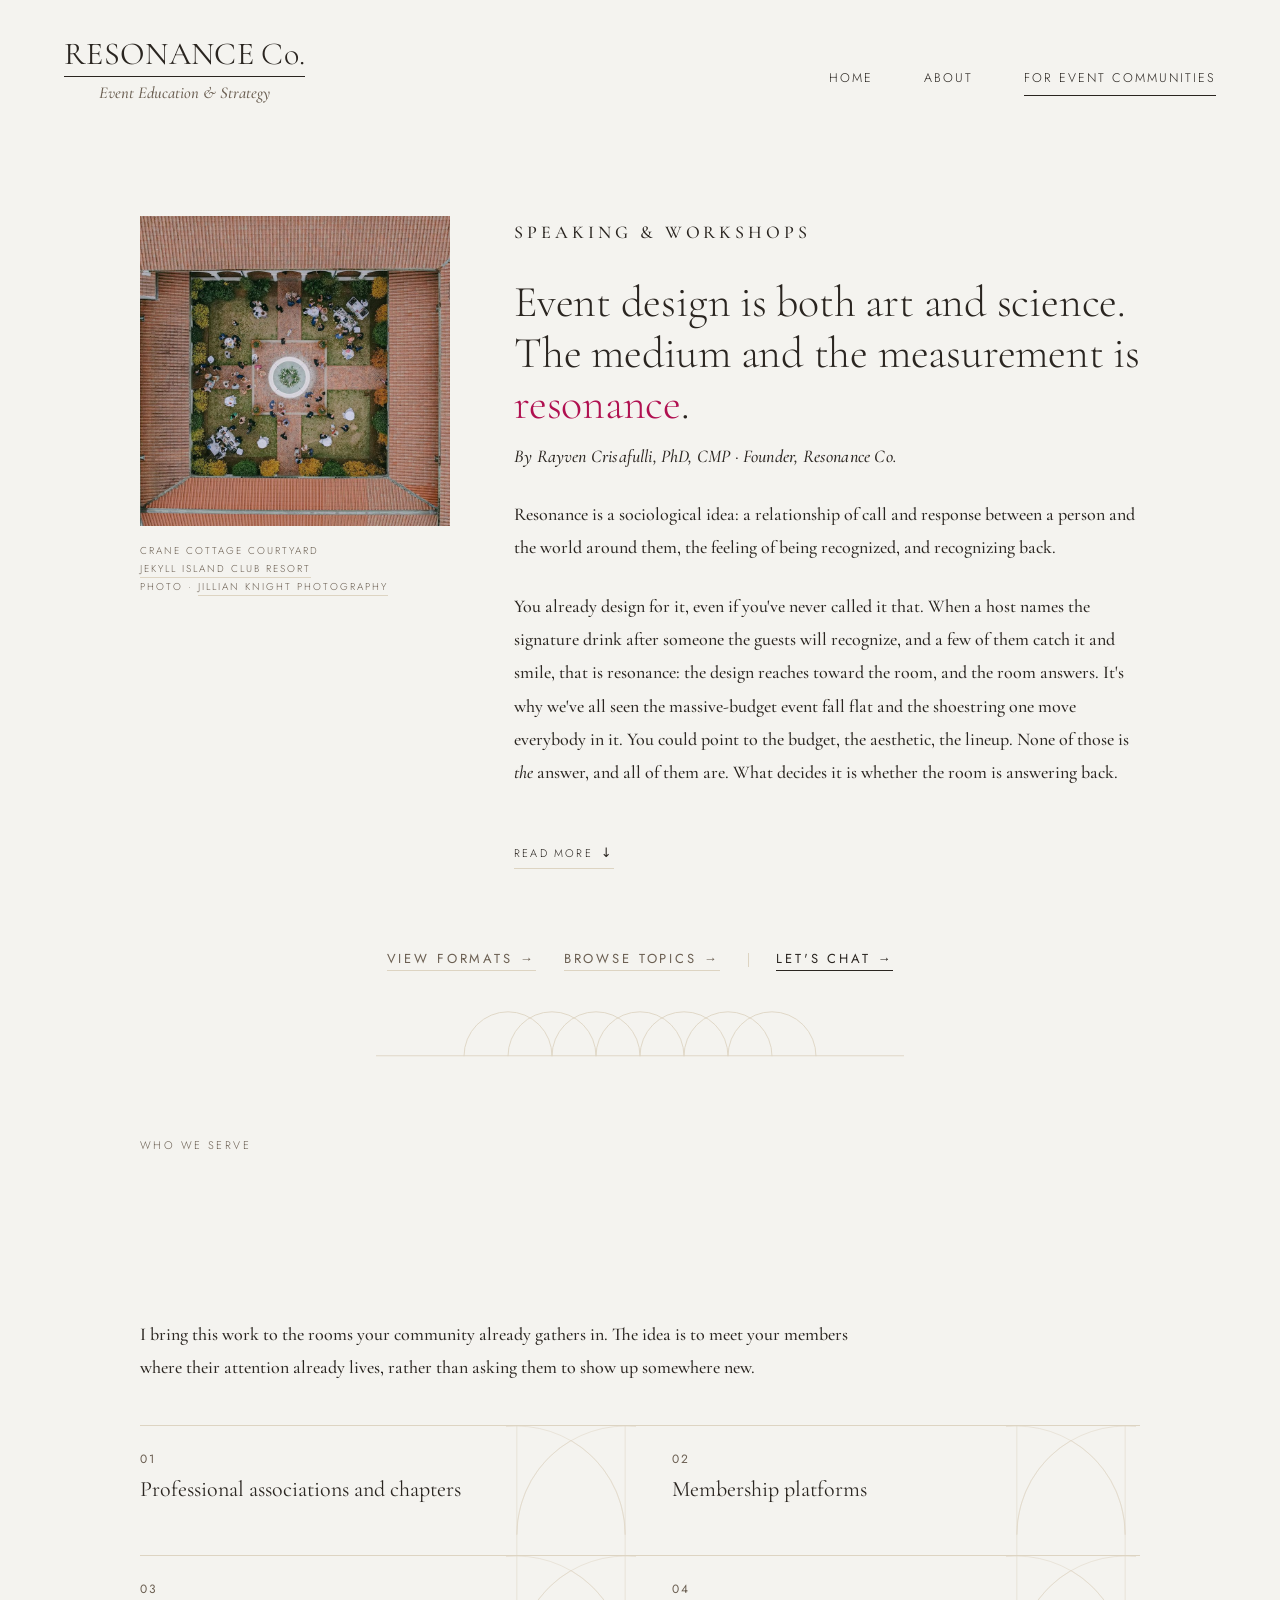
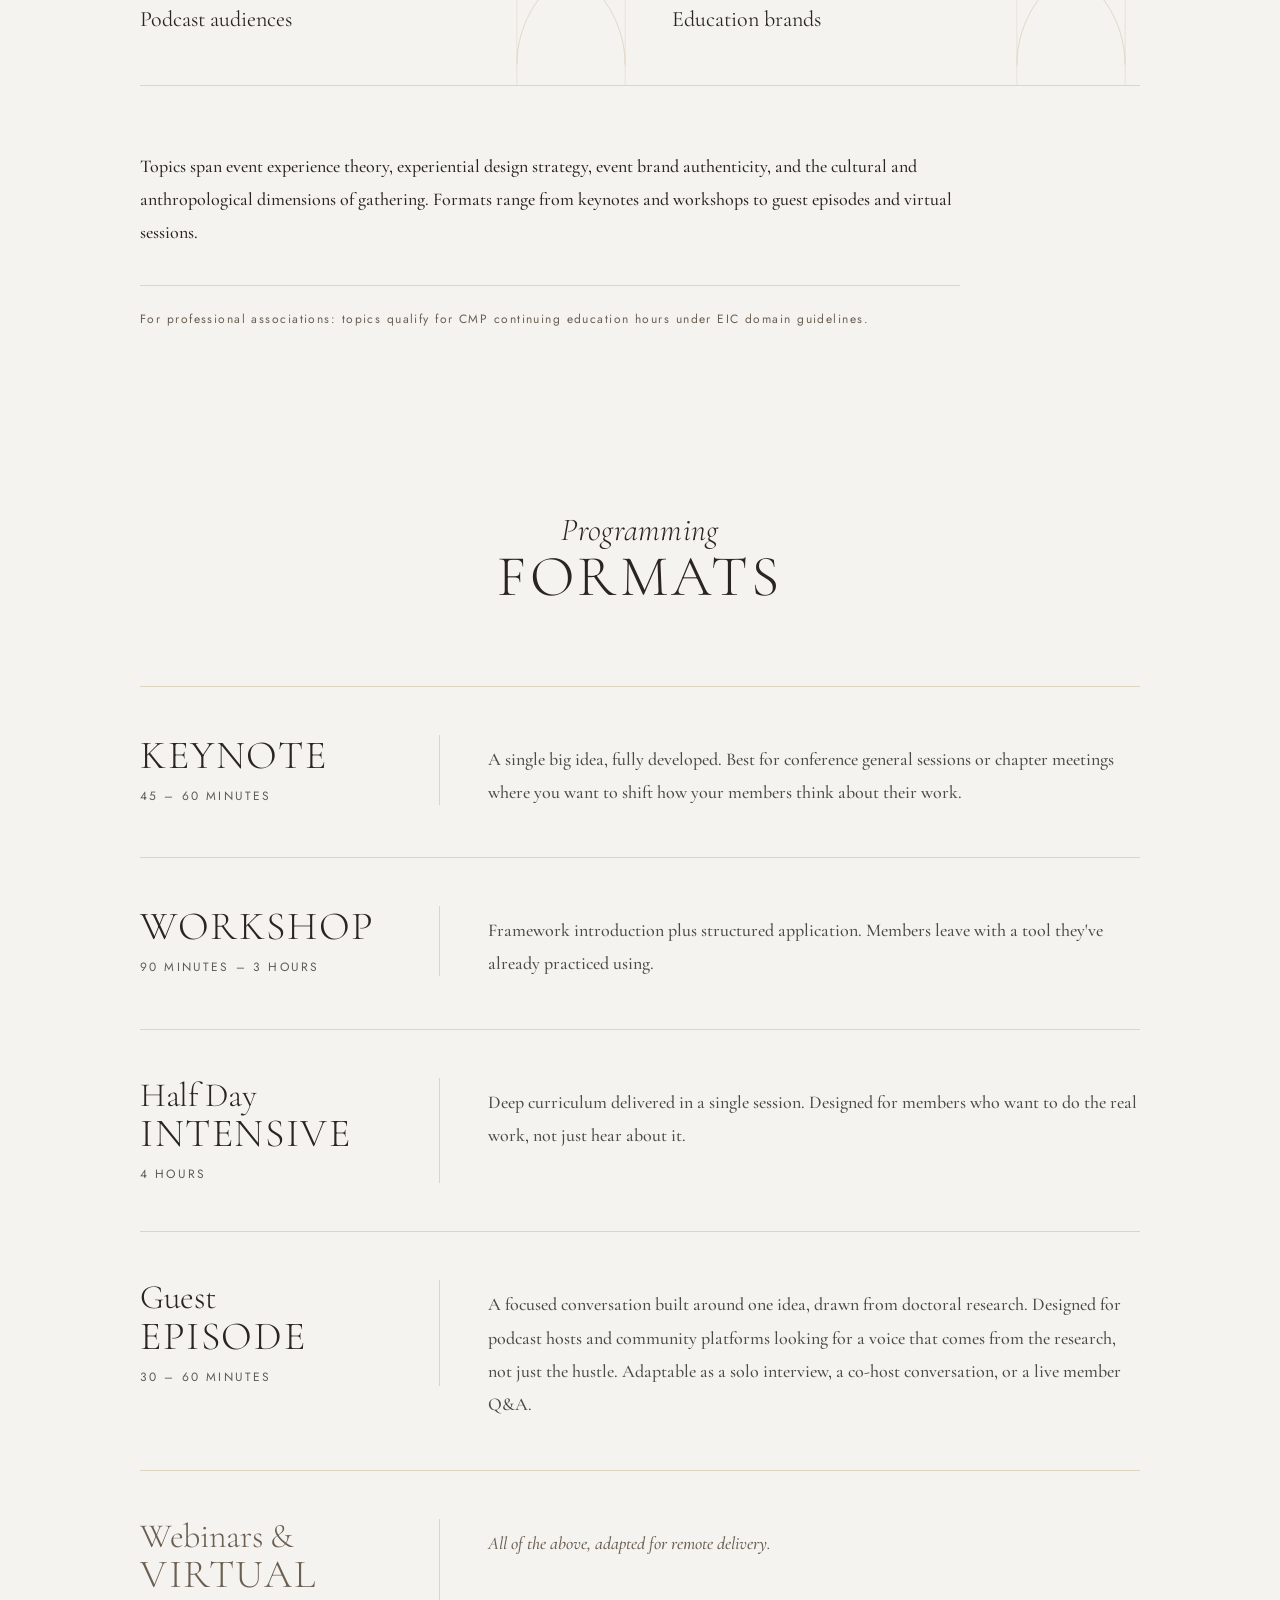
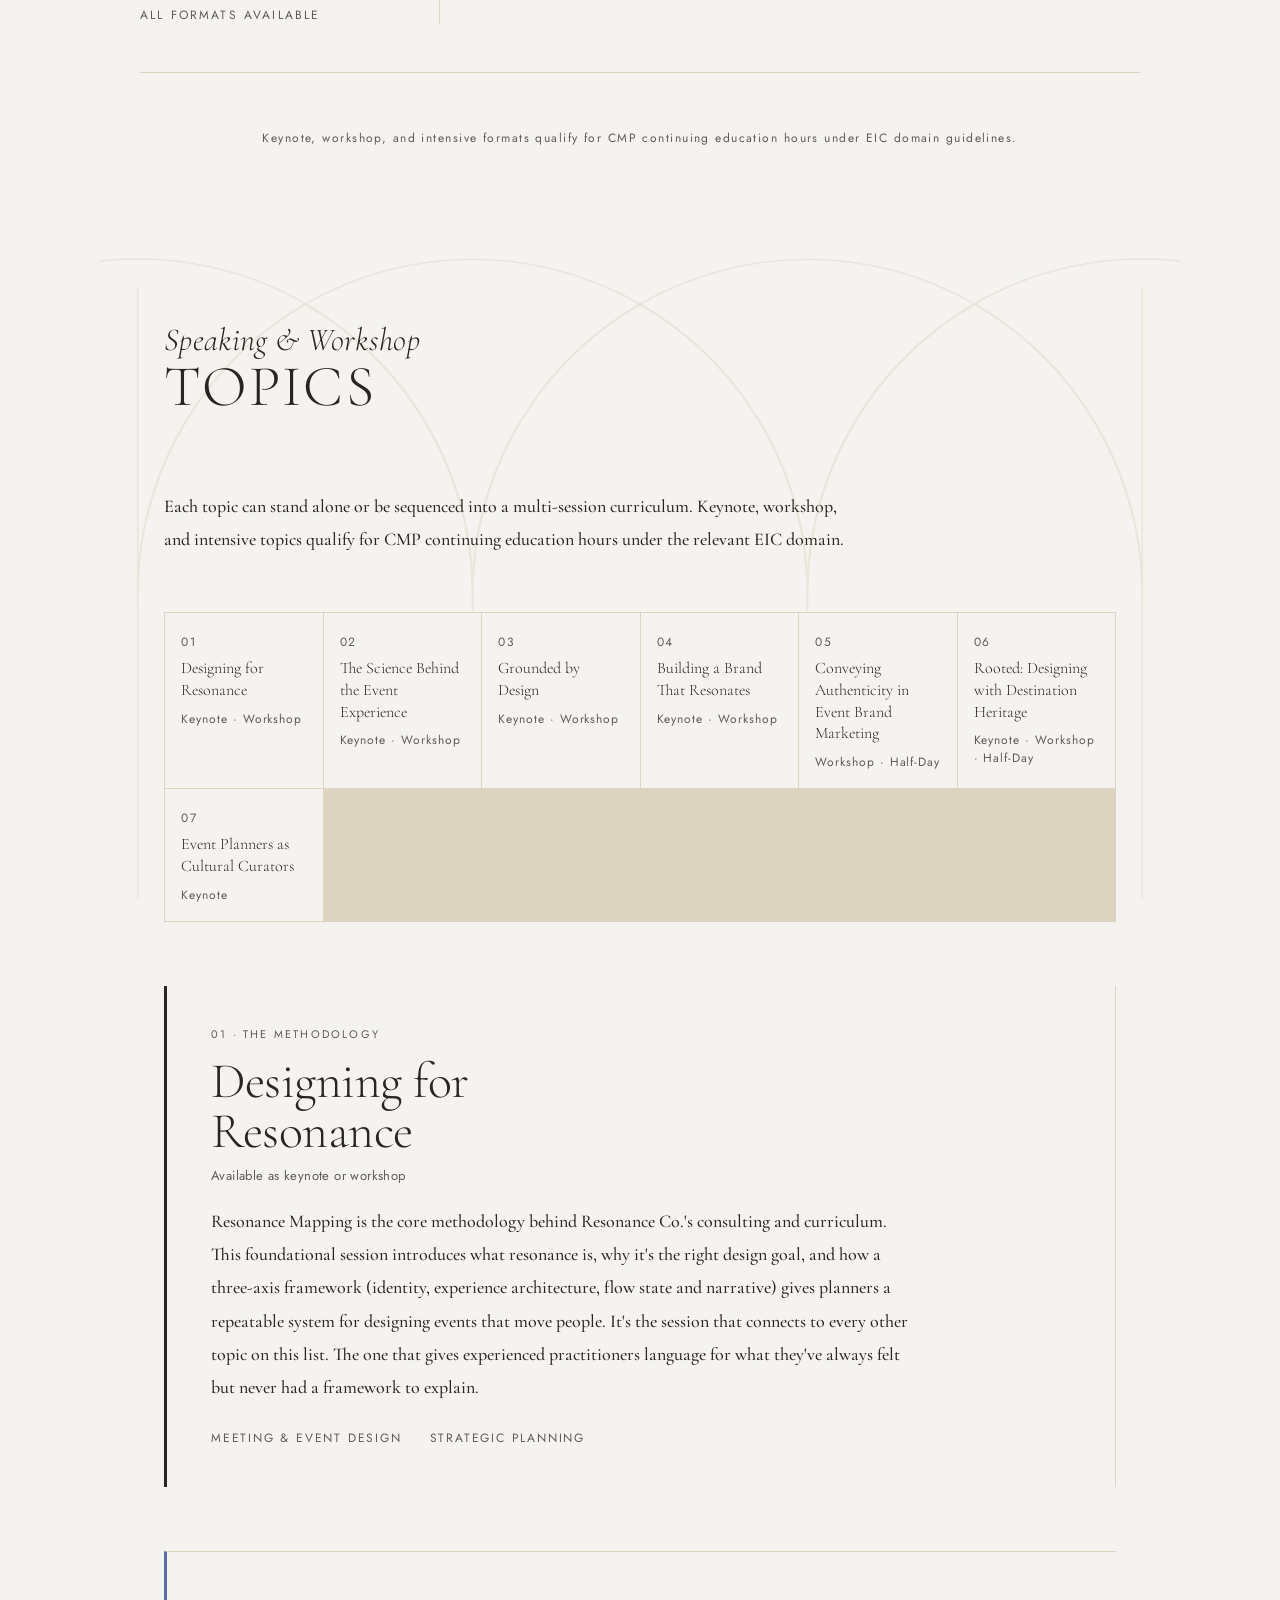
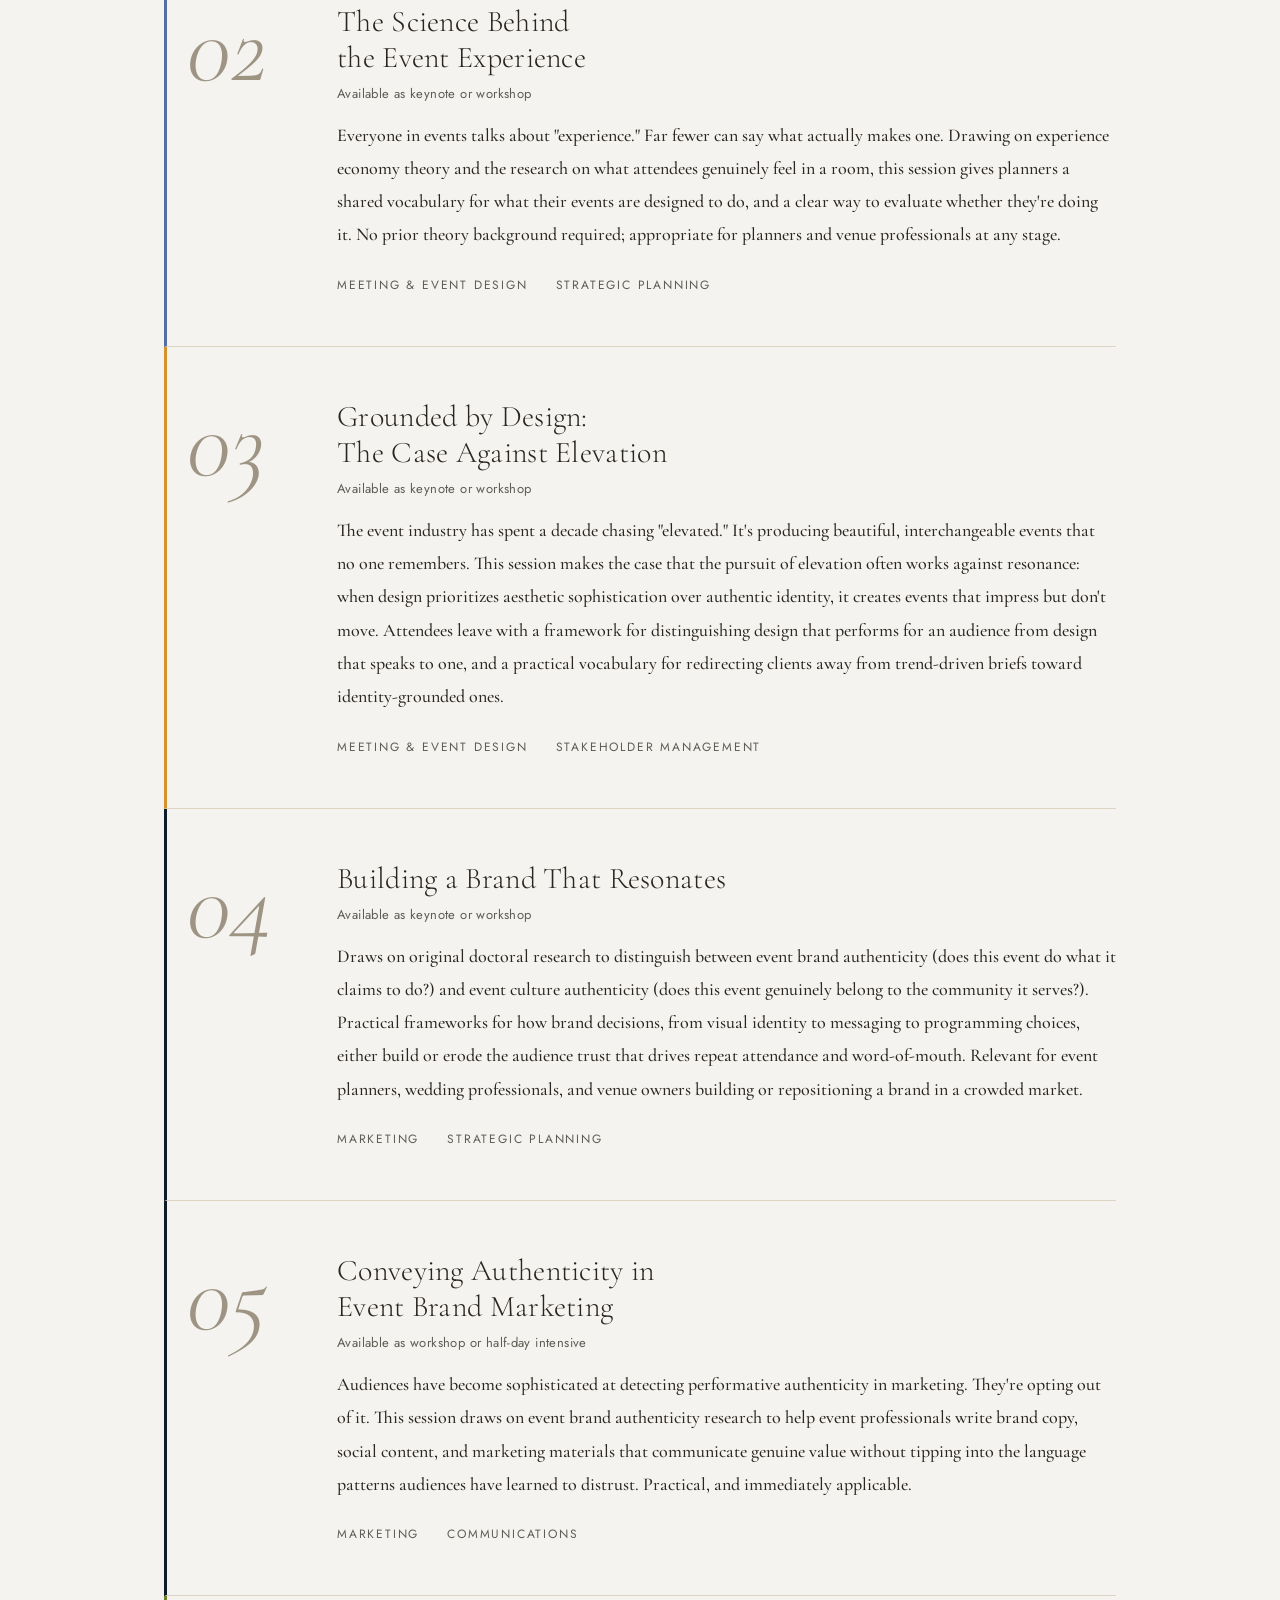
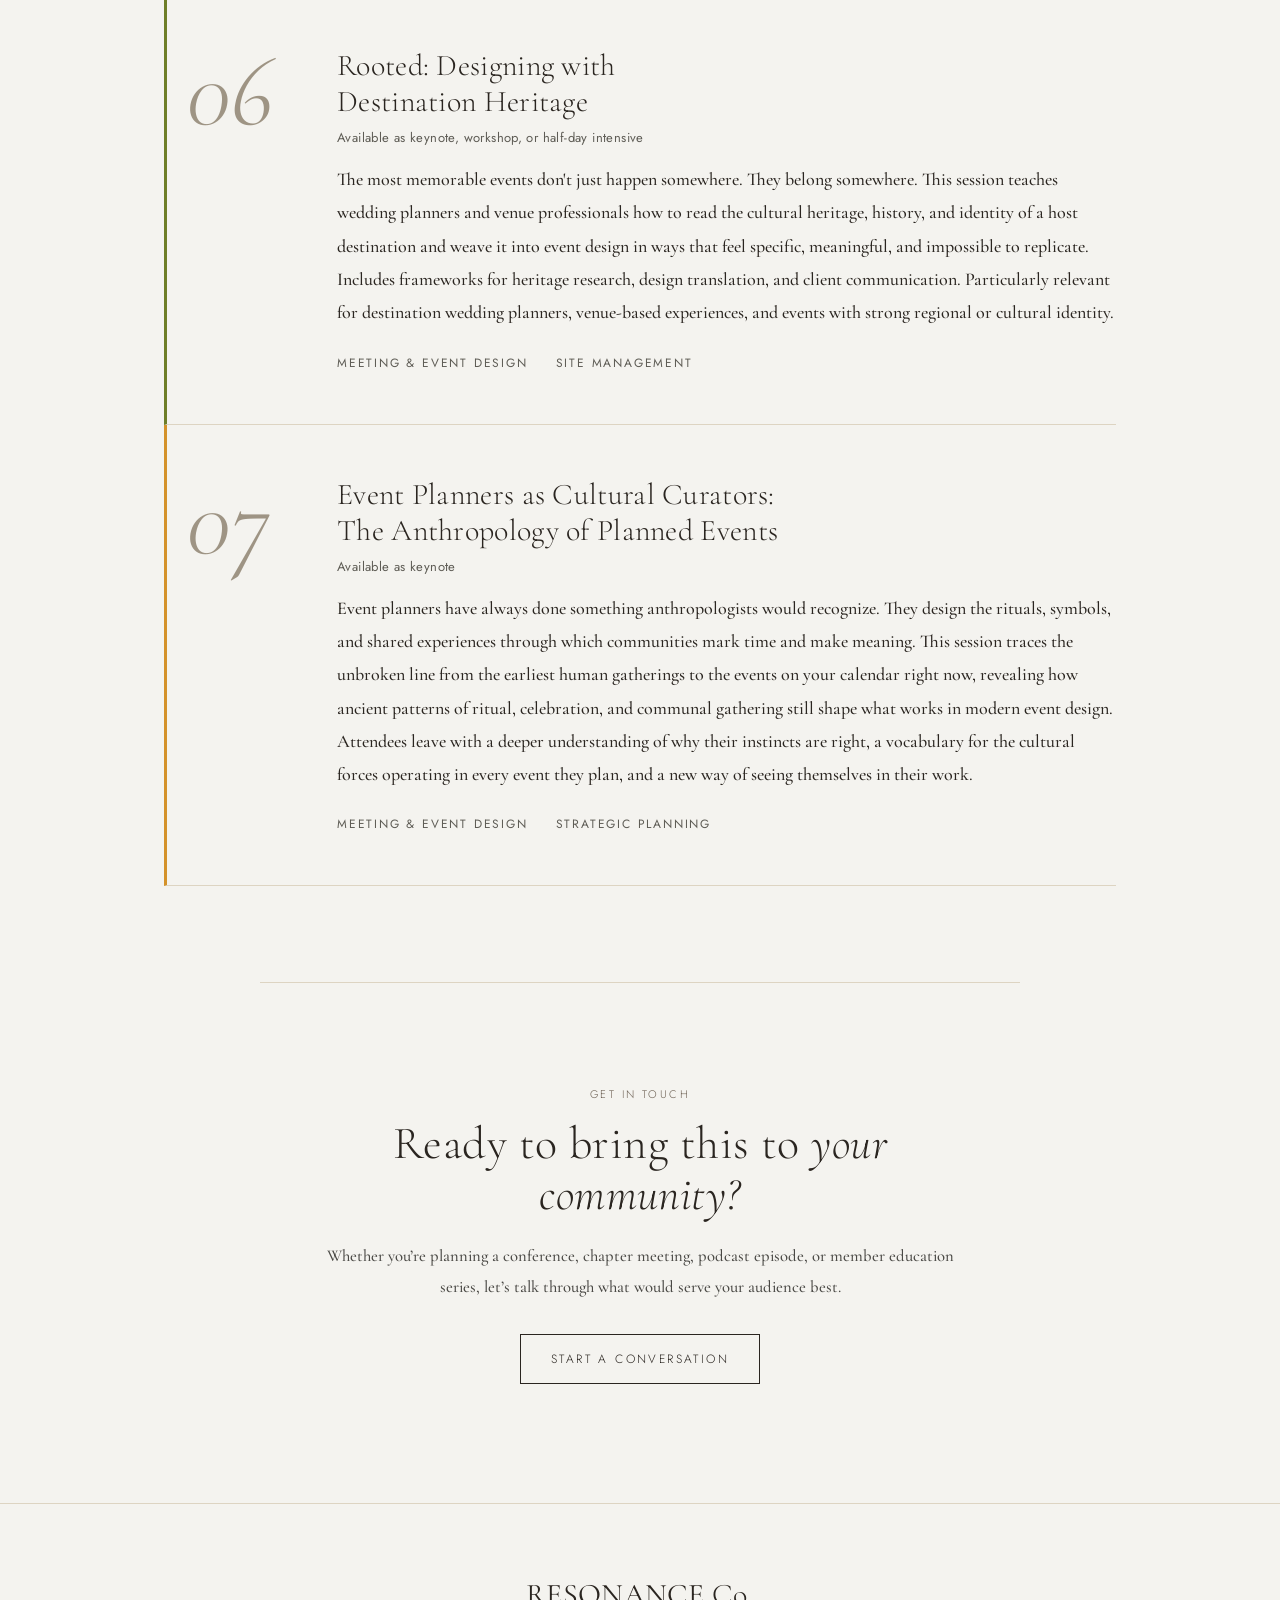
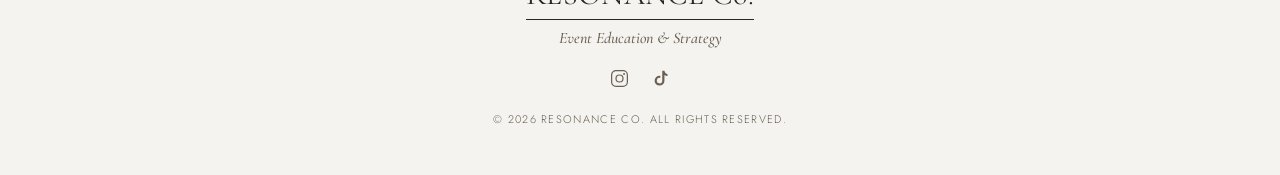
<file: for-event-communities.html>
<!DOCTYPE html>
<html lang="en">
<head>
<meta charset="utf-8">
<meta name="viewport" content="width=device-width, initial-scale=1">
<title>For Event Communities &middot; Resonance Co.</title>
<meta name="description" content="Keynotes, workshops, and guest sessions on designing events for resonance, with Rayven Crisafulli, PhD. Event experience theory and authentic design strategy for associations, membership communities, podcasts, and education brands.">
<meta property="og:type" content="website">
<meta property="og:title" content="Speaking &amp; Workshops &middot; Resonance Co.">
<meta property="og:description" content="Event design is both art and science. The medium and the measurement is resonance. Keynotes, workshops, and guest sessions for the rooms your community already gathers in.">
<meta property="og:image" content="https://resonanceco.co/assets/crane-cottage-courtyard.jpg">
<meta property="og:url" content="https://resonanceco.co/for-event-communities.html">
<meta name="twitter:card" content="summary_large_image">
<link rel="canonical" href="https://resonanceco.co/for-event-communities.html">
<link rel="icon" type="image/svg+xml" href="assets/favicon.svg">
<script type="application/ld+json">
{"@context":"https://schema.org","@type":"Service","name":"Keynotes, workshops, and guest sessions on event design","serviceType":"Professional speaking and education for event communities","provider":{"@type":"Organization","@id":"https://resonanceco.co/#org","name":"Resonance Co.","url":"https://resonanceco.co/"},"audience":{"@type":"Audience","audienceType":"Professional associations, membership platforms, podcasts, and education brands in the events industry"},"hasOfferCatalog":{"@type":"OfferCatalog","name":"Speaking & workshop topics","itemListElement":[
 {"@type":"Offer","itemOffered":{"@type":"Service","name":"Designing for Resonance"}},
 {"@type":"Offer","itemOffered":{"@type":"Service","name":"The Science Behind the Event Experience"}},
 {"@type":"Offer","itemOffered":{"@type":"Service","name":"Grounded by Design: The Case Against Elevation"}},
 {"@type":"Offer","itemOffered":{"@type":"Service","name":"Building a Brand That Resonates"}},
 {"@type":"Offer","itemOffered":{"@type":"Service","name":"Conveying Authenticity in Event Brand Marketing"}},
 {"@type":"Offer","itemOffered":{"@type":"Service","name":"Rooted: Designing with Destination Heritage"}},
 {"@type":"Offer","itemOffered":{"@type":"Service","name":"Event Planners as Cultural Curators"}}
]}}
</script>
<link rel="preconnect" href="https://fonts.googleapis.com"><link rel="preconnect" href="https://fonts.gstatic.com" crossorigin><link href="https://fonts.googleapis.com/css2?family=Cormorant+Garamond:ital,wght@0,300;0,400;0,500;1,300;1,400;1,500&family=Jost:wght@300;400&display=swap" rel="stylesheet">
<link rel="stylesheet" href="assets/site.css">
<style>

/* ===== contact CTA (page close) ===== */
.contact-cta{ max-width:760px; margin:0 auto; padding:clamp(54px,8vw,104px) clamp(20px,5vw,40px); text-align:center; border-top:1px solid var(--linen); }
.contact-cta .eyebrow{ font-family:var(--sans); font-weight:300; font-size:11px; letter-spacing:.22em; text-transform:uppercase; color:var(--muted); margin-bottom:16px; }
.contact-cta h2{ font-weight:300; font-size:clamp(30px,4vw,46px); line-height:1.12; letter-spacing:.01em; }
.contact-cta h2 em{ font-style:italic; }
.contact-cta .lede{ font-weight:500; font-size:clamp(16px,1.3vw,18px); line-height:1.85; max-width:38em; margin:20px auto 32px; color:var(--ink-2); }
.contact-cta .contact-btn{ font-family:var(--sans); font-weight:300; font-size:12px; letter-spacing:.2em; text-transform:uppercase; text-decoration:none; color:var(--charcoal); border:1px solid var(--charcoal); padding:15px 30px; display:inline-block; transition:background .25s,color .25s; }
.contact-cta .contact-btn:hover{ background:var(--charcoal); color:var(--cream); }

.s-intro *, .s-intro *::before, .s-intro *::after { box-sizing: border-box; margin: 0; padding: 0; }

.s-intro { background: #F4F3EF; color: #2A2520; font-family: 'Cormorant Garamond', serif; font-weight: 400; -webkit-font-smoothing: antialiased; }
.s-intro .intro-wrap { max-width: 1080px; margin: 0 auto; padding: 6rem 2.5rem 4rem; }
.s-intro .eyebrow { font-family: 'Jost', sans-serif;
      font-weight: 300;
      font-size: 11px;
      letter-spacing: 0.22em;
      text-transform: uppercase;
      color: var(--muted); }
.s-intro .opening-spread { display: grid;
      grid-template-columns: 31% 1fr;
      gap: 4rem;
      align-items: start;
      margin-bottom: 5rem; }
.s-intro .image-col { position: relative; }
.s-intro .arch-composition { width: 100%;
      aspect-ratio: 1 / 1;
      display: block;
      object-fit: cover;
      object-position: 50% 48%; }
.s-intro .image-caption { font-family: 'Jost', sans-serif;
      font-weight: 300;
      font-size: 10px;
      letter-spacing: 0.20em;
      text-transform: uppercase;
      color: var(--muted);
      line-height: 1.8;
      margin-top: 1rem; }
.s-intro .image-caption a { color: inherit;
      text-decoration: none;
      border-bottom: 0.5px solid #DDD4C2;
      padding-bottom: 1px;
      transition: color 0.2s ease, border-color 0.2s ease; }
.s-intro .image-caption a:hover, .s-intro .image-caption a:focus { color: #B01050;
      border-color: #B01050; }
.s-intro .text-col .eyebrow { margin-bottom: 1.75rem; }
.s-intro .display-heading { font-family: 'Cormorant Garamond', serif;
      font-weight: 300;
      font-size: clamp(30px, 4vw, 44px);
      line-height: 1.15;
      letter-spacing: -0.005em;
      color: #2A2520;
      margin-bottom: 2rem; }
.s-intro .display-heading .signal { color: #B01050; }
.s-intro .display-heading--title { margin-bottom: 0.65rem; }
.s-intro .byline { font-family: 'Cormorant Garamond', serif;
      font-style: italic;
      font-weight: 400;
      font-size: 15px;
      letter-spacing: 0.01em;
      color: var(--muted);
      line-height: 1.5;
      margin-bottom: 2.25rem; }
.s-intro .cycler { display: grid; }
.s-intro .cycle-word { grid-area: 1 / 1;
      font-family: 'Cormorant Garamond', serif;
      font-weight: 300;
      color: #2A2520;
      opacity: 0; }
.s-intro .cycle-word em { font-style: italic;
      font-weight: 400; }
.s-intro .cycle-word:nth-child(1) { animation: cyc1 16s ease infinite; }
.s-intro .cycle-word:nth-child(2) { animation: cyc2 16s ease infinite; }
.s-intro .cycle-word:nth-child(3) { animation: cyc3 16s ease infinite; }
.s-intro .cycle-word--final { animation: cycF 16s ease infinite; }
@keyframes cyc1 { 0% {opacity:0} 2% {opacity:1} 17% {opacity:1} 20% {opacity:0} 100% {opacity:0} }
@keyframes cyc2 { 0%,17% {opacity:0} 20% {opacity:1} 36% {opacity:1} 39% {opacity:0} 100% {opacity:0} }
@keyframes cyc3 { 0%,36% {opacity:0} 39% {opacity:1} 55% {opacity:1} 58% {opacity:0} 100% {opacity:0} }
@keyframes cycF { 0%,55% {opacity:0} 58% {opacity:1} 96% {opacity:1} 100% {opacity:0} }
@media (prefers-reduced-motion: reduce) {
.s-intro .cycle-word { animation: none !important; opacity: 0; }
.s-intro .cycle-word--final { opacity: 1; }
}
.s-intro .text-col p { font-family: 'Cormorant Garamond', serif;
      font-weight: 500;
      font-size: 18px;
      line-height: 1.85;
      color: #2A2520;
      margin-bottom: 1.4em; }
.s-intro .text-col p:last-child { margin-bottom: 0; }
.s-intro .text-col .intro:first-of-type::first-letter { float: left;
      font-family: 'Cormorant Garamond', serif;
      font-weight: 500;
      font-size: 4.2em;
      line-height: 0.82;
      margin: 0.06em 0.10em -0.05em 0;
      color: #2A2520; }
.s-intro .lace-divider { max-width: 600px;
      margin: 0 auto 4.5rem;
      padding: 0 36px; }
.s-intro .lace-divider svg { display: block;
      width: 100%;
      height: auto; }
.s-intro .audience-section { margin-bottom: 4rem; }
.s-intro .audience-section .eyebrow { margin-bottom: 2rem; }
.s-intro .audience-lead { font-family: 'Cormorant Garamond', serif;
      font-weight: 500;
      font-size: 18px;
      line-height: 1.85;
      color: #2A2520;
      max-width: 720px;
      margin-bottom: 2.5rem; }
.s-intro .community-grid { display: grid;
      grid-template-columns: 1fr 1fr;
      border-top: 0.5px solid #DDD4C2; }
.s-intro .community-cell { position: relative;
      overflow: hidden;
      padding: 1.5rem 2rem 1.5rem 0;
      border-bottom: 0.5px solid #DDD4C2;
      height: 130px; }
.s-intro .community-cell:nth-child(even) { padding-left: 2rem; }
.s-intro .cell-content { position: relative; z-index: 1; display: flex; flex-direction: column; gap: 0.5rem; }
.s-intro .community-index { font-family: 'Jost', sans-serif; font-weight: 400; font-size: 12px; letter-spacing: 0.15em; color: var(--muted); }
.s-intro .community-name { font-family: 'Cormorant Garamond', serif; font-weight: 400; font-size: clamp(18px, 1.9vw, 22px); line-height: 1.25; color: #2A2520; }
.s-intro .cell-motif { position: absolute; right: 4px; top: 0; width: 130px; height: 130px; pointer-events: none; }
.s-intro .body-section { max-width: 820px; }
.s-intro .body-para { font-family: 'Cormorant Garamond', serif;
      font-weight: 500;
      font-size: 18px;
      line-height: 1.85;
      color: #2A2520;
      margin-bottom: 1.5rem; }
.s-intro .cmp-note { font-family: 'Jost', sans-serif;
      font-weight: 400;
      font-size: 12px;
      letter-spacing: 0.12em;
      color: var(--muted);
      margin-top: 2.25rem;
      padding-top: 1.5rem;
      border-top: 0.5px solid #DDD4C2;
      margin-bottom: 2.5rem; }
.s-intro .link-row { display: flex; align-items: center; flex-wrap: wrap; gap: 1.75rem; }
.s-intro .link-divider { width: 0.5px; height: 14px; background: #DDD4C2; flex-shrink: 0; }
.s-intro .page-link { font-family: 'Jost', sans-serif;
      font-weight: 400;
      font-size: 13px;
      letter-spacing: 0.22em;
      text-transform: uppercase;
      text-decoration: none;
      border-bottom: 1px solid;
      padding-bottom: 2px;
      transition: color 0.2s ease, border-color 0.2s ease; }
.s-intro .page-link--nav { color: var(--muted); border-color: #DDD4C2; }
.s-intro .page-link--nav:hover { color: #B01050; border-color: #B01050; }
.s-intro .page-link--cta { color: #2A2520; border-color: #2A2520; }
.s-intro .page-link--cta:hover { color: #B01050; border-color: #B01050; }
.s-intro .link-row--jump { justify-content: center;
      margin: 0 2.5rem 2rem; }
@media (max-width: 720px) {
.s-intro .intro-wrap { padding: 4rem 1.5rem 3.5rem; }
.s-intro .opening-spread { grid-template-columns: 1fr;
        gap: 2.5rem;
        margin-bottom: 3.5rem; }
.s-intro .image-col { max-width: 280px; }
.s-intro .display-heading { font-size: 30px; }
.s-intro .text-col p, .s-intro .audience-lead, .s-intro .body-para { font-size: 17px; }
.s-intro .text-col .intro:first-of-type::first-letter { font-size: 3.6em; }
.s-intro .arch-divider { margin-bottom: 3rem; }
.s-intro .audience-section { margin-bottom: 3rem; }
.s-intro .community-grid { grid-template-columns: 1fr; }
.s-intro .community-cell:nth-child(even) { padding-left: 0; }
.s-intro .community-cell { height: 120px; }
.s-intro .cell-motif { width: 120px; height: 120px; }
.s-intro .community-name { font-size: 19px; }
.s-intro .link-divider { display: none; }
.s-intro .link-row { gap: 1.25rem; }
}
.s-formats *, .s-formats *::before, .s-formats *::after { box-sizing: border-box; margin: 0; padding: 0; }

.s-formats { background: #F4F3EF; font-family: 'Cormorant Garamond', Georgia, serif; color: #2A2520; -webkit-font-smoothing: antialiased; }
.s-formats .wrap { max-width: 1080px; margin: 0 auto; padding: 5rem 2.5rem 6rem; }
.s-formats .section-head { margin-bottom: 5rem; text-align: center; }
.s-formats .section-head .line1 { display: block; font-size: clamp(22px, 2.8vw, 32px); font-weight: 300; font-style: italic; letter-spacing: 0.01em; line-height: 1.1; }
.s-formats .section-head .line2 { display: block; font-size: clamp(38px, 5vw, 58px); font-weight: 300; letter-spacing: 0.06em; text-transform: uppercase; line-height: 1; }
.s-formats .format-row { display: grid; grid-template-columns: 300px 1fr; gap: 3rem; padding: 3rem 0; border-bottom: 0.5px solid var(--linen); align-items: start; }
.s-formats .format-row:first-child { border-top: 0.5px solid var(--linen); }
.s-formats .format-left { padding-right: 2.5rem; border-right: 0.5px solid var(--linen); }
.s-formats .format-name { font-size: clamp(26px, 2.8vw, 34px); font-weight: 300; line-height: 1.05; letter-spacing: -0.01em; color: #2A2520; margin-bottom: 0.5rem; }
.s-formats .format-name .caps { display: block; font-size: clamp(30px, 3.4vw, 40px); letter-spacing: 0.04em; text-transform: uppercase; line-height: 1; }
.s-formats .format-duration { font-family: 'Jost', sans-serif; font-size: 12px; letter-spacing: 0.18em; text-transform: uppercase; color: var(--muted-2); font-weight: 400; margin-top: 0.75rem; }
.s-formats .format-right { padding-top: 0.5rem; }
.s-formats .format-desc { font-family: 'Cormorant Garamond', serif; font-size: 18px; font-weight: 500; line-height: 1.85; color: var(--ink-2); }
.s-formats .format-row.virtual .format-name, .s-formats .format-row.virtual .format-name .caps { color: var(--muted); }
.s-formats .format-row.virtual .format-desc { color: var(--muted); font-style: italic; }
.s-formats .cmp-note { margin-top: 3.5rem; font-family: 'Jost', sans-serif; font-size: 12px; letter-spacing: 0.12em; color: var(--muted-2); text-align: center; }
@media (max-width: 700px) {
.s-formats .wrap { padding: 3rem 1.25rem 4rem; }
.s-formats .format-row { grid-template-columns: 1fr; gap: 1rem; }
.s-formats .format-left { border-right: none; padding-right: 0; border-bottom: 0.5px solid var(--linen); padding-bottom: 1rem; }
.s-formats .format-name { font-size: 28px; }
.s-formats .format-name .caps { font-size: 34px; }
.s-formats .format-desc { font-size: 17px; }
}
.s-topics *, .s-topics *::before, .s-topics *::after { box-sizing: border-box; margin: 0; padding: 0; }

.s-topics { background: #F4F3EF; font-family: 'Cormorant Garamond', Georgia, serif; color: #2A2520; -webkit-font-smoothing: antialiased; }
.s-topics .wrap { max-width: 1080px; margin: 0 auto; padding: 5rem 2.5rem 6rem; position: relative; }
.s-topics .colonnade-backdrop { position: absolute;
    left: 0; right: 0; top: 0;
    pointer-events: none;
    z-index: 0;
    overflow: hidden; }
.s-topics .arches-wrap { position: relative;
    width: 100%;
    padding-bottom: 60.833%; }
.s-topics .arches-svg { position: absolute;
    top: 0; left: 0;
    width: 100%;
    height: 100%;
    display: block; }
.s-topics .wrap > .section-head, .s-topics .wrap > .bridge, .s-topics .wrap > .index-grid, .s-topics .wrap > .featured, .s-topics .wrap > .topic-list { position: relative; z-index: 1; }
.s-topics .section-head { margin-bottom: 4.5rem; }
.s-topics .section-head h2 { font-size: clamp(32px, 4vw, 46px); font-weight: 300; line-height: 1.05; letter-spacing: -0.01em; }
.s-topics .section-head h2 .line1 { display: block; font-size: clamp(22px, 2.8vw, 32px); font-weight: 300; font-style: italic; letter-spacing: 0.01em; }
.s-topics .section-head h2 .line2 { display: block; font-size: clamp(38px, 5vw, 58px); font-weight: 300; letter-spacing: 0.04em; text-transform: uppercase; font-style: normal; }
.s-topics .bridge { font-family: 'Cormorant Garamond', serif; font-size: 18px; font-weight: 500; color: #2A2520; line-height: 1.85; max-width: 700px; margin-bottom: 3.5rem; }
.s-topics .bridge strong { font-weight: 500; color: #2A2520; }
.s-topics .index-grid { display: grid; grid-template-columns: repeat(auto-fill, minmax(155px, 1fr)); gap: 1px; background: #DDD4C2; border: 1px solid #DDD4C2; margin-bottom: 4rem; }
.s-topics .index-tile { background: #F4F3EF; padding: 1.25rem 1rem 1.1rem; transition: background 0.2s ease, box-shadow 0.2s ease; }
.s-topics .index-tile:hover { background: #DDD4C2; }
.s-topics .index-tile a { text-decoration: none; color: inherit; display: block; }
.s-topics .index-tile .n { font-family: 'Jost', sans-serif; font-size: 12px; letter-spacing: 0.15em; color: var(--muted-2); margin-bottom: 7px; }
.s-topics .index-tile .t { font-family: 'Cormorant Garamond', serif; font-size: 16px; font-weight: 300; line-height: 1.35; color: #2A2520; margin-bottom: 8px; transition: color 0.2s ease, font-weight 0.2s ease; }
.s-topics .index-tile:hover a .t { font-weight: 400; }
.s-topics .index-tile.t-01:hover { box-shadow: inset 3px 0 0 #2A2520; }
.s-topics .index-tile.t-02:hover { box-shadow: inset 3px 0 0 #5570A0; }
.s-topics .index-tile.t-03:hover { box-shadow: inset 3px 0 0 #D4922A; }
.s-topics .index-tile.t-04:hover { box-shadow: inset 3px 0 0 #0D1B2A; }
.s-topics .index-tile.t-05:hover { box-shadow: inset 3px 0 0 #0D1B2A; }
.s-topics .index-tile.t-06:hover { box-shadow: inset 3px 0 0 #6E7E28; }
.s-topics .index-tile.t-07:hover { box-shadow: inset 3px 0 0 #D4922A; }
.s-topics .index-tile .f { font-family: 'Jost', sans-serif; font-size: 12px; letter-spacing: 0.08em; color: var(--muted-2); line-height: 1.5; }
.s-topics .featured { border-left: 3px solid #2A2520; border-right: 0.5px solid #DDD4C2; padding: 2.5rem 2.25rem 2.5rem 2.75rem; background: transparent; margin-bottom: 4rem; }
.s-topics .featured .feat-eye { font-family: 'Jost', sans-serif; font-size: 11px; letter-spacing: 0.2em; text-transform: uppercase; color: var(--muted-2); font-weight: 400; margin-bottom: 14px; }
.s-topics .featured h3 { font-size: clamp(34px, 4vw, 50px); font-weight: 300; line-height: 1; letter-spacing: -0.01em; margin-bottom: 0.6rem; }
.s-topics .featured .avail { font-family: 'Jost', sans-serif; font-size: 13px; color: var(--muted-2); letter-spacing: 0.03em; margin-bottom: 1.25rem; }
.s-topics .featured p { font-family: 'Cormorant Garamond', serif; font-size: 18px; font-weight: 500; line-height: 1.85; color: #2A2520; max-width: 700px; margin-bottom: 1.5rem; }
.s-topics .cmp { margin-top: 1.5rem; display: flex; gap: 1.75rem; flex-wrap: wrap; }
.s-topics .cmp span { font-family: 'Jost', sans-serif; font-size: 12px; letter-spacing: 0.15em; text-transform: uppercase; color: var(--muted-2); font-weight: 400; }
.s-topics .topic { display: grid; grid-template-columns: 110px 1fr; gap: 2.5rem; padding: 3.25rem 0; border-bottom: 0.5px solid #DDD4C2; align-items: start; }
.s-topics .topic:first-child { border-top: 0.5px solid #DDD4C2; }
.s-topics .topic-num { font-family: 'Cormorant Garamond', serif; font-size: 100px; font-weight: 300; font-style: italic; line-height: 0.85; color: var(--faint); padding-top: 2px; user-select: none; }
.s-topics .topic-body h3 { font-size: clamp(22px, 2.5vw, 30px); font-weight: 300; line-height: 1.2; letter-spacing: 0.01em; margin-bottom: 0.5rem; }
.s-topics .topic-body .avail { font-family: 'Jost', sans-serif; font-size: 13px; color: var(--muted-2); letter-spacing: 0.03em; margin-bottom: 1rem; }
.s-topics .topic-body p { font-family: 'Cormorant Garamond', serif; font-size: 18px; font-weight: 500; line-height: 1.85; color: #2A2520; margin-bottom: 1.25rem; }
@media (max-width: 640px) {
.s-topics .wrap { padding: 2.5rem 1.25rem 3.5rem; }
.s-topics .featured h3 { font-size: 32px; }
.s-topics .topic { grid-template-columns: 1fr; gap: 0.5rem; }
.s-topics .topic-num { font-size: 52px; line-height: 1; }
.s-topics .topic-body h3 { font-size: 22px; }
.s-topics .topic-body p { font-size: 17px; }
.s-topics .bridge { font-size: 17px; }
.s-topics .index-grid { grid-template-columns: repeat(2, 1fr); }
.s-topics .featured { padding: 1.75rem 1.25rem 1.75rem 1.75rem; }
.s-topics .featured p { font-size: 17px; }
.s-topics .cmp { gap: 1rem; }
.s-topics .colonnade-backdrop { opacity: 1; }
}

/* give the topics text room from the colonnade columns */
.s-topics .wrap{ padding-left:4rem; padding-right:4rem; }
@media (max-width:640px){ .s-topics .wrap{ padding-left:1.75rem; padding-right:1.75rem; } }
/* hero Read more */
.s-intro .hero-more{ display:none; }
.s-intro .hero-more.open{ display:block; }
.s-intro .hero-toggle{ margin-top:1.4rem; background:none; border:none; cursor:pointer; font-family:var(--sans);
  font-weight:300; font-size:11px; letter-spacing:.2em; text-transform:uppercase; color:var(--charcoal);
  padding:6px 0; display:inline-flex; align-items:center; gap:8px; border-bottom:0.5px solid var(--linen); }
.s-intro .hero-toggle:hover{ color:var(--rose); border-color:var(--rose); }
.s-intro .hero-toggle .chev{ font-size:13px; }

</style>
</head>
<body>
<header class="site-nav"><a class="brand" href="index.html"><span class="wm">RESONANCE <span>Co.</span></span><em>Event Education &amp; Strategy</em></a><nav class="links"><a href="index.html">Home</a><a href="about.html">About</a><a href="for-event-communities.html" class="active">For Event Communities</a></nav></header>
<section class="s-intro">
<div class="intro-wrap">

    <!-- ===== OPENING SPREAD ===== -->
    <section class="opening-spread" aria-labelledby="page-heading">
      <div class="image-col">
        <img class="arch-composition" 
             src="assets/crane-cottage-courtyard.jpg" 
             alt="Aerial view of Crane Cottage courtyard during cocktail hour at Jekyll Island Club Resort" />
        <p class="image-caption">
          Crane Cottage Courtyard<br>
          <a href="https://www.jekyllclub.com/" target="_blank" rel="noopener">Jekyll Island Club Resort</a><br>
          Photo · <a href="https://jillianknight.com/" target="_blank" rel="noopener">Jillian Knight Photography</a>
        </p>
      </div>

      <div class="text-col">
        <p class="eyebrow">Speaking &amp; Workshops</p>
        <h1 id="page-heading" class="display-heading display-heading--title">Event design is both art and science. The medium and the measurement is <span class="signal">resonance</span>.</h1>
        <p class="byline">By Rayven Crisafulli, PhD, CMP &middot; Founder, Resonance Co.</p>
        <p class="intro">Resonance is a sociological idea: a relationship of call and response between a person and the world around them, the feeling of being recognized, and recognizing back.</p>
        <p>You already design for it, even if you've never called it that. When a host names the signature drink after someone the guests will recognize, and a few of them catch it and smile, that is resonance: the design reaches toward the room, and the room answers. It's why we've all seen the massive-budget event fall flat and the shoestring one move everybody in it. You could point to the budget, the aesthetic, the lineup. None of those is <em>the</em> answer, and all of them are. What decides it is whether the room is answering back.</p>
        <div class="hero-more"><p>Donald Getz describes event design as both an art and a science. I'd add one thing: resonance is both. It's the material you design in, and it's the thing you can actually measure. Thirteen years planning events taught me to feel it. Graduate school taught me to measure it (I built a dissertation around whether it holds up; it does). Once you can see what makes an event resonate, you can design for it on purpose. That's what Resonance Co. is here to help you do.</p></div><button type="button" class="hero-toggle" aria-expanded="false">Read more <span class="chev">&darr;</span></button>
      </div>
    </section>

    <!-- ===== JUMP MENU (skip-nav for long page) ===== -->
    <nav class="link-row link-row--jump" aria-label="Jump to section">
      <a class="page-link page-link--nav" href="#format-options">View formats &rarr;</a>
      <a class="page-link page-link--nav" href="#topics">Browse topics &rarr;</a>
      <div class="link-divider" aria-hidden="true"></div>
      <a class="page-link page-link--cta" href="#contact">Let's chat &rarr;</a>
    </nav>

    <!-- ===== HAIRLINE TRANSITION (lace) ===== -->
    <div class="lace-divider" aria-hidden="true">
      <svg viewBox="0 0 600 70" xmlns="http://www.w3.org/2000/svg" role="presentation">
        <g fill="none" stroke="#DDD4C2" stroke-width="1" stroke-linecap="round" opacity="1">
          <line x1="0" y1="60" x2="600" y2="60" />
          <path d="M 100 60 A 50 50 0 0 1 200 60" />
          <path d="M 150 60 A 50 50 0 0 1 250 60" />
          <path d="M 200 60 A 50 50 0 0 1 300 60" />
          <path d="M 250 60 A 50 50 0 0 1 350 60" />
          <path d="M 300 60 A 50 50 0 0 1 400 60" />
          <path d="M 350 60 A 50 50 0 0 1 450 60" />
          <path d="M 400 60 A 50 50 0 0 1 500 60" />
        </g>
      </svg>
    </div>

    <!-- ===== WHO WE SERVE ===== -->
    <section class="audience-section" aria-labelledby="audience-heading">
      <p id="audience-heading" class="eyebrow">Who We Serve</p>
      <h2 class="display-heading">
        <span class="cycler" aria-label="For planners like you.">
          <span class="cycle-word" aria-hidden="true">For planners who design<br>with <em>intent</em> over trend,</span>
          <span class="cycle-word" aria-hidden="true">For planners who love<br><em>curated</em> details,</span>
          <span class="cycle-word" aria-hidden="true">For planners who are<br><em>dedicated</em> to their craft.</span>
          <span class="cycle-word cycle-word--final" aria-hidden="true">For planners like <em>you</em>.</span>
        </span>
      </h2>
      <p class="audience-lead">I bring this work to the rooms your community already gathers in. The idea is to meet your members where their attention already lives, rather than asking them to show up somewhere new.</p>

      <div class="community-grid" role="list">
        <div class="community-cell" role="listitem">
          <div class="cell-content"><span class="community-index">01</span><span class="community-name">Professional associations and chapters</span></div>
          <svg class="cell-motif" viewBox="0 0 180 180" xmlns="http://www.w3.org/2000/svg" aria-hidden="true"><g fill="none" stroke="#DDD4C2" stroke-width="0.7" stroke-linecap="round"><line x1="15" y1="0" x2="15" y2="180"/><line x1="165" y1="0" x2="165" y2="180"/><path d="M 15 150 A 150 150 0 0 1 90 20 A 150 150 0 0 1 165 150"/><path d="M 0 0.75 A 150 150 0 0 1 165 150 M 15 150 A 150 150 0 0 1 180 0.75"/></g></svg>
        </div>
        <div class="community-cell" role="listitem">
          <div class="cell-content"><span class="community-index">02</span><span class="community-name">Membership platforms</span></div>
          <svg class="cell-motif" viewBox="0 0 180 180" xmlns="http://www.w3.org/2000/svg" aria-hidden="true"><g fill="none" stroke="#DDD4C2" stroke-width="0.7" stroke-linecap="round"><line x1="15" y1="0" x2="15" y2="180"/><line x1="165" y1="0" x2="165" y2="180"/><path d="M 15 150 A 150 150 0 0 1 90 20 A 150 150 0 0 1 165 150"/><path d="M 0 0.75 A 150 150 0 0 1 165 150 M 15 150 A 150 150 0 0 1 180 0.75"/></g></svg>
        </div>
        <div class="community-cell" role="listitem">
          <div class="cell-content"><span class="community-index">03</span><span class="community-name">Podcast audiences</span></div>
          <svg class="cell-motif" viewBox="0 0 180 180" xmlns="http://www.w3.org/2000/svg" aria-hidden="true"><g fill="none" stroke="#DDD4C2" stroke-width="0.7" stroke-linecap="round"><line x1="15" y1="0" x2="15" y2="180"/><line x1="165" y1="0" x2="165" y2="180"/><path d="M 15 150 A 150 150 0 0 1 90 20 A 150 150 0 0 1 165 150"/><path d="M 0 0.75 A 150 150 0 0 1 165 150 M 15 150 A 150 150 0 0 1 180 0.75"/></g></svg>
        </div>
        <div class="community-cell" role="listitem">
          <div class="cell-content"><span class="community-index">04</span><span class="community-name">Education brands</span></div>
          <svg class="cell-motif" viewBox="0 0 180 180" xmlns="http://www.w3.org/2000/svg" aria-hidden="true"><g fill="none" stroke="#DDD4C2" stroke-width="0.7" stroke-linecap="round"><line x1="15" y1="0" x2="15" y2="180"/><line x1="165" y1="0" x2="165" y2="180"/><path d="M 15 150 A 150 150 0 0 1 90 20 A 150 150 0 0 1 165 150"/><path d="M 0 0.75 A 150 150 0 0 1 165 150 M 15 150 A 150 150 0 0 1 180 0.75"/></g></svg>
        </div>
      </div>
    </section>

    <!-- ===== CONTINUATION BODY ===== -->
    <div class="body-section">
      <p class="body-para">Topics span event experience theory, experiential design strategy, event brand authenticity, and the cultural and anthropological dimensions of gathering. Formats range from keynotes and workshops to guest episodes and virtual sessions.</p>
      <p class="cmp-note">For professional associations: topics qualify for CMP continuing education hours under EIC domain guidelines.</p>
    </div>

  </div>
</section>
<section class="s-formats" id="format-options">
<div class="wrap">
  <div class="section-head"><h2><span class="line1">Programming</span><span class="line2">Formats</span></h2></div>
  <div class="format-list">
    <div class="format-row"><div class="format-left"><div class="format-name"><span class="caps">Keynote</span></div><div class="format-duration">45 – 60 minutes</div></div><div class="format-right"><p class="format-desc">A single big idea, fully developed. Best for conference general sessions or chapter meetings where you want to shift how your members think about their work.</p></div></div>
    <div class="format-row"><div class="format-left"><div class="format-name"><span class="caps">Workshop</span></div><div class="format-duration">90 minutes – 3 hours</div></div><div class="format-right"><p class="format-desc">Framework introduction plus structured application. Members leave with a tool they've already practiced using.</p></div></div>
    <div class="format-row"><div class="format-left"><div class="format-name">Half Day<span class="caps">Intensive</span></div><div class="format-duration">4 hours</div></div><div class="format-right"><p class="format-desc">Deep curriculum delivered in a single session. Designed for members who want to do the real work, not just hear about it.</p></div></div>
    <div class="format-row"><div class="format-left"><div class="format-name">Guest<span class="caps">Episode</span></div><div class="format-duration">30 – 60 minutes</div></div><div class="format-right"><p class="format-desc">A focused conversation built around one idea, drawn from doctoral research. Designed for podcast hosts and community platforms looking for a voice that comes from the research, not just the hustle. Adaptable as a solo interview, a co-host conversation, or a live member Q&amp;A.</p></div></div>
    <div class="format-row virtual"><div class="format-left"><div class="format-name">Webinars &amp;<span class="caps">Virtual</span></div><div class="format-duration">All formats available</div></div><div class="format-right"><p class="format-desc">All of the above, adapted for remote delivery.</p></div></div>
  </div>
  <p class="cmp-note">Keynote, workshop, and intensive formats qualify for CMP continuing education hours under EIC domain guidelines.</p>
</div>
</section>
<section class="s-topics" id="topics">
<div class="wrap">

  <!-- COLONNADE BACKDROP -- vesica piscis architecture, cream ghost -->
  <div class="colonnade-backdrop" aria-hidden="true">
    <div class="arches-wrap">
      <svg class="arches-svg" viewBox="0 0 600 365" xmlns="http://www.w3.org/2000/svg" aria-hidden="true">
        <g fill="none" stroke="#DDD4C2" stroke-width="1" stroke-linecap="round" opacity="0.4">
          <!-- Outer columns: y=25 to y=365 -->
          <line x1="21"  y1="25"  x2="21"  y2="365" />
          <line x1="579" y1="25"  x2="579" y2="365" />
          <!-- Inner columns: from springline (y=195) down -->
          <line x1="207" y1="195" x2="207" y2="365" />
          <line x1="393" y1="195" x2="393" y2="365" />
          <!-- Three Gothic arches, springline y=195, apex y=34 -->
          <path d="M 21 195 A 186 186 0 0 1 114 34 A 186 186 0 0 1 207 195 A 186 186 0 0 1 300 34 A 186 186 0 0 1 393 195 A 186 186 0 0 1 486 34 A 186 186 0 0 1 579 195" />
          <!-- Vesica piscis construction circles, clipped to viewBox edges -->
          <path d="M 0 10 A 186 186 0 0 1 207 195" />
          <path d="M 21 195 A 186 186 0 0 1 393 195" />
          <path d="M 207 195 A 186 186 0 0 1 579 195" />
          <path d="M 393 195 A 186 186 0 0 1 600 10" />
        </g>
      </svg>
    </div>
  </div>

  <div class="section-head"><h2><span class="line1">Speaking &amp; Workshop</span><span class="line2">Topics</span></h2></div>
  <p class="bridge">Each topic can stand alone or be sequenced into a multi-session curriculum. Keynote, workshop, and intensive topics qualify for CMP continuing education hours under the relevant EIC domain.</p>
  <div class="index-grid">
    <div class="index-tile t-01"><a href="#topic-01"><div class="n">01</div><div class="t">Designing for Resonance</div><div class="f">Keynote · Workshop</div></a></div>
    <div class="index-tile t-02"><a href="#topic-02"><div class="n">02</div><div class="t">The Science Behind the Event Experience</div><div class="f">Keynote · Workshop</div></a></div>
    <div class="index-tile t-03"><a href="#topic-03"><div class="n">03</div><div class="t">Grounded by Design</div><div class="f">Keynote · Workshop</div></a></div>
    <div class="index-tile t-04"><a href="#topic-04"><div class="n">04</div><div class="t">Building a Brand That Resonates</div><div class="f">Keynote · Workshop</div></a></div>
    <div class="index-tile t-05"><a href="#topic-05"><div class="n">05</div><div class="t">Conveying Authenticity in Event Brand Marketing</div><div class="f">Workshop · Half-Day</div></a></div>
    <div class="index-tile t-06"><a href="#topic-06"><div class="n">06</div><div class="t">Rooted: Designing with Destination Heritage</div><div class="f">Keynote · Workshop · Half-Day</div></a></div>
    <div class="index-tile t-07"><a href="#topic-07"><div class="n">07</div><div class="t">Event Planners as Cultural Curators</div><div class="f">Keynote</div></a></div>
  </div>
  <div class="featured" id="topic-01">
    <div class="feat-eye">01 · The Methodology</div>
    <h3>Designing for<br>Resonance</h3>
    <div class="avail">Available as keynote or workshop</div>
    <p>Resonance Mapping is the core methodology behind Resonance Co.'s consulting and curriculum. This foundational session introduces what resonance is, why it's the right design goal, and how a three-axis framework (identity, experience architecture, flow state and narrative) gives planners a repeatable system for designing events that move people. It's the session that connects to every other topic on this list. The one that gives experienced practitioners language for what they've always felt but never had a framework to explain.</p>
    <div class="cmp"><span>Meeting &amp; Event Design</span><span>Strategic Planning</span></div>
  </div>
  <div class="topic-list">
    <div class="topic" id="topic-02" style="border-left:3px solid #5570A0; padding-left:1.25rem;"><div class="topic-num">02</div><div class="topic-body"><h3>The Science Behind<br>the Event Experience</h3><div class="avail">Available as keynote or workshop</div><p>Everyone in events talks about "experience." Far fewer can say what actually makes one. Drawing on experience economy theory and the research on what attendees genuinely feel in a room, this session gives planners a shared vocabulary for what their events are designed to do, and a clear way to evaluate whether they're doing it. No prior theory background required; appropriate for planners and venue professionals at any stage.</p><div class="cmp"><span>Meeting &amp; Event Design</span><span>Strategic Planning</span></div></div></div>
    <div class="topic" id="topic-03" style="border-left:3px solid #D4922A; padding-left:1.25rem;"><div class="topic-num">03</div><div class="topic-body"><h3>Grounded by Design:<br>The Case Against Elevation</h3><div class="avail">Available as keynote or workshop</div><p>The event industry has spent a decade chasing "elevated." It's producing beautiful, interchangeable events that no one remembers. This session makes the case that the pursuit of elevation often works against resonance: when design prioritizes aesthetic sophistication over authentic identity, it creates events that impress but don't move. Attendees leave with a framework for distinguishing design that performs for an audience from design that speaks to one, and a practical vocabulary for redirecting clients away from trend-driven briefs toward identity-grounded ones.</p><div class="cmp"><span>Meeting &amp; Event Design</span><span>Stakeholder Management</span></div></div></div>
    <div class="topic" id="topic-04" style="border-left:3px solid #0D1B2A; padding-left:1.25rem;"><div class="topic-num">04</div><div class="topic-body"><h3>Building a Brand That Resonates</h3><div class="avail">Available as keynote or workshop</div><p>Draws on original doctoral research to distinguish between event brand authenticity (does this event do what it claims to do?) and event culture authenticity (does this event genuinely belong to the community it serves?). Practical frameworks for how brand decisions, from visual identity to messaging to programming choices, either build or erode the audience trust that drives repeat attendance and word-of-mouth. Relevant for event planners, wedding professionals, and venue owners building or repositioning a brand in a crowded market.</p><div class="cmp"><span>Marketing</span><span>Strategic Planning</span></div></div></div>
    <div class="topic" id="topic-05" style="border-left:3px solid #0D1B2A; padding-left:1.25rem;"><div class="topic-num">05</div><div class="topic-body"><h3>Conveying Authenticity in<br>Event Brand Marketing</h3><div class="avail">Available as workshop or half-day intensive</div><p>Audiences have become sophisticated at detecting performative authenticity in marketing. They're opting out of it. This session draws on event brand authenticity research to help event professionals write brand copy, social content, and marketing materials that communicate genuine value without tipping into the language patterns audiences have learned to distrust. Practical, and immediately applicable.</p><div class="cmp"><span>Marketing</span><span>Communications</span></div></div></div>
    <div class="topic" id="topic-06" style="border-left:3px solid #6E7E28; padding-left:1.25rem;"><div class="topic-num">06</div><div class="topic-body"><h3>Rooted: Designing with<br>Destination Heritage</h3><div class="avail">Available as keynote, workshop, or half-day intensive</div><p>The most memorable events don't just happen somewhere. They belong somewhere. This session teaches wedding planners and venue professionals how to read the cultural heritage, history, and identity of a host destination and weave it into event design in ways that feel specific, meaningful, and impossible to replicate. Includes frameworks for heritage research, design translation, and client communication. Particularly relevant for destination wedding planners, venue-based experiences, and events with strong regional or cultural identity.</p><div class="cmp"><span>Meeting &amp; Event Design</span><span>Site Management</span></div></div></div>
    <div class="topic" id="topic-07" style="border-left:3px solid #D4922A; padding-left:1.25rem;"><div class="topic-num">07</div><div class="topic-body"><h3>Event Planners as Cultural Curators:<br>The Anthropology of Planned Events</h3><div class="avail">Available as keynote</div><p>Event planners have always done something anthropologists would recognize. They design the rituals, symbols, and shared experiences through which communities mark time and make meaning. This session traces the unbroken line from the earliest human gatherings to the events on your calendar right now, revealing how ancient patterns of ritual, celebration, and communal gathering still shape what works in modern event design. Attendees leave with a deeper understanding of why their instincts are right, a vocabulary for the cultural forces operating in every event they plan, and a new way of seeing themselves in their work.</p><div class="cmp"><span>Meeting &amp; Event Design</span><span>Strategic Planning</span></div></div></div>
  </div>
</div>
</section>
<section class="contact-cta" id="contact"><p class="eyebrow">Get in Touch</p><h2>Ready to bring this to <em>your community?</em></h2><p class="lede">Whether you&rsquo;re planning a conference, chapter meeting, podcast episode, or member education series, let&rsquo;s talk through what would serve your audience best.</p><a class="contact-btn" href="mailto:hello@resonanceco.co">Start a conversation</a></section>
<script>
(function(){
  document.querySelectorAll('.hero-toggle').forEach(function(b){
    var more=b.previousElementSibling;
    if(!more||!more.classList.contains('hero-more')) return;
    b.addEventListener('click',function(){
      var open=more.classList.toggle('open');
      b.setAttribute('aria-expanded', open?'true':'false');
      b.childNodes[0].nodeValue = open?'Read less ':'Read more ';
      var ch=b.querySelector('.chev'); if(ch) ch.innerHTML = open?'&uarr;':'&darr;';
    });
  });
})();
</script>
<footer class="site-footer"><div class="fwm">RESONANCE <span>Co.</span></div><div class="ftag">Event Education &amp; Strategy</div><div class="socials"><a href="https://www.instagram.com/resonancecoevents" aria-label="Instagram" target="_blank" rel="noopener"><svg viewBox="0 0 24 24" fill="none" stroke="currentColor" stroke-width="1.4"><rect x="3" y="3" width="18" height="18" rx="5"/><circle cx="12" cy="12" r="4"/><circle cx="17.2" cy="6.8" r="1.1" fill="currentColor" stroke="none"/></svg></a><a href="https://www.tiktok.com/@resonancecoevents" aria-label="TikTok" target="_blank" rel="noopener"><svg viewBox="0 0 24 24" fill="currentColor"><path d="M16.5 3c.3 2 1.6 3.5 3.5 3.8v2.4c-1.3 0-2.5-.4-3.5-1.1v6.4a5.6 5.6 0 1 1-5.6-5.6c.3 0 .6 0 .9.1v2.5a3.1 3.1 0 1 0 2.2 3V3h2.6z"/></svg></a></div><div class="flegal">&copy; 2026 Resonance Co. All rights reserved.</div></footer>
</body>
</html>
</file>
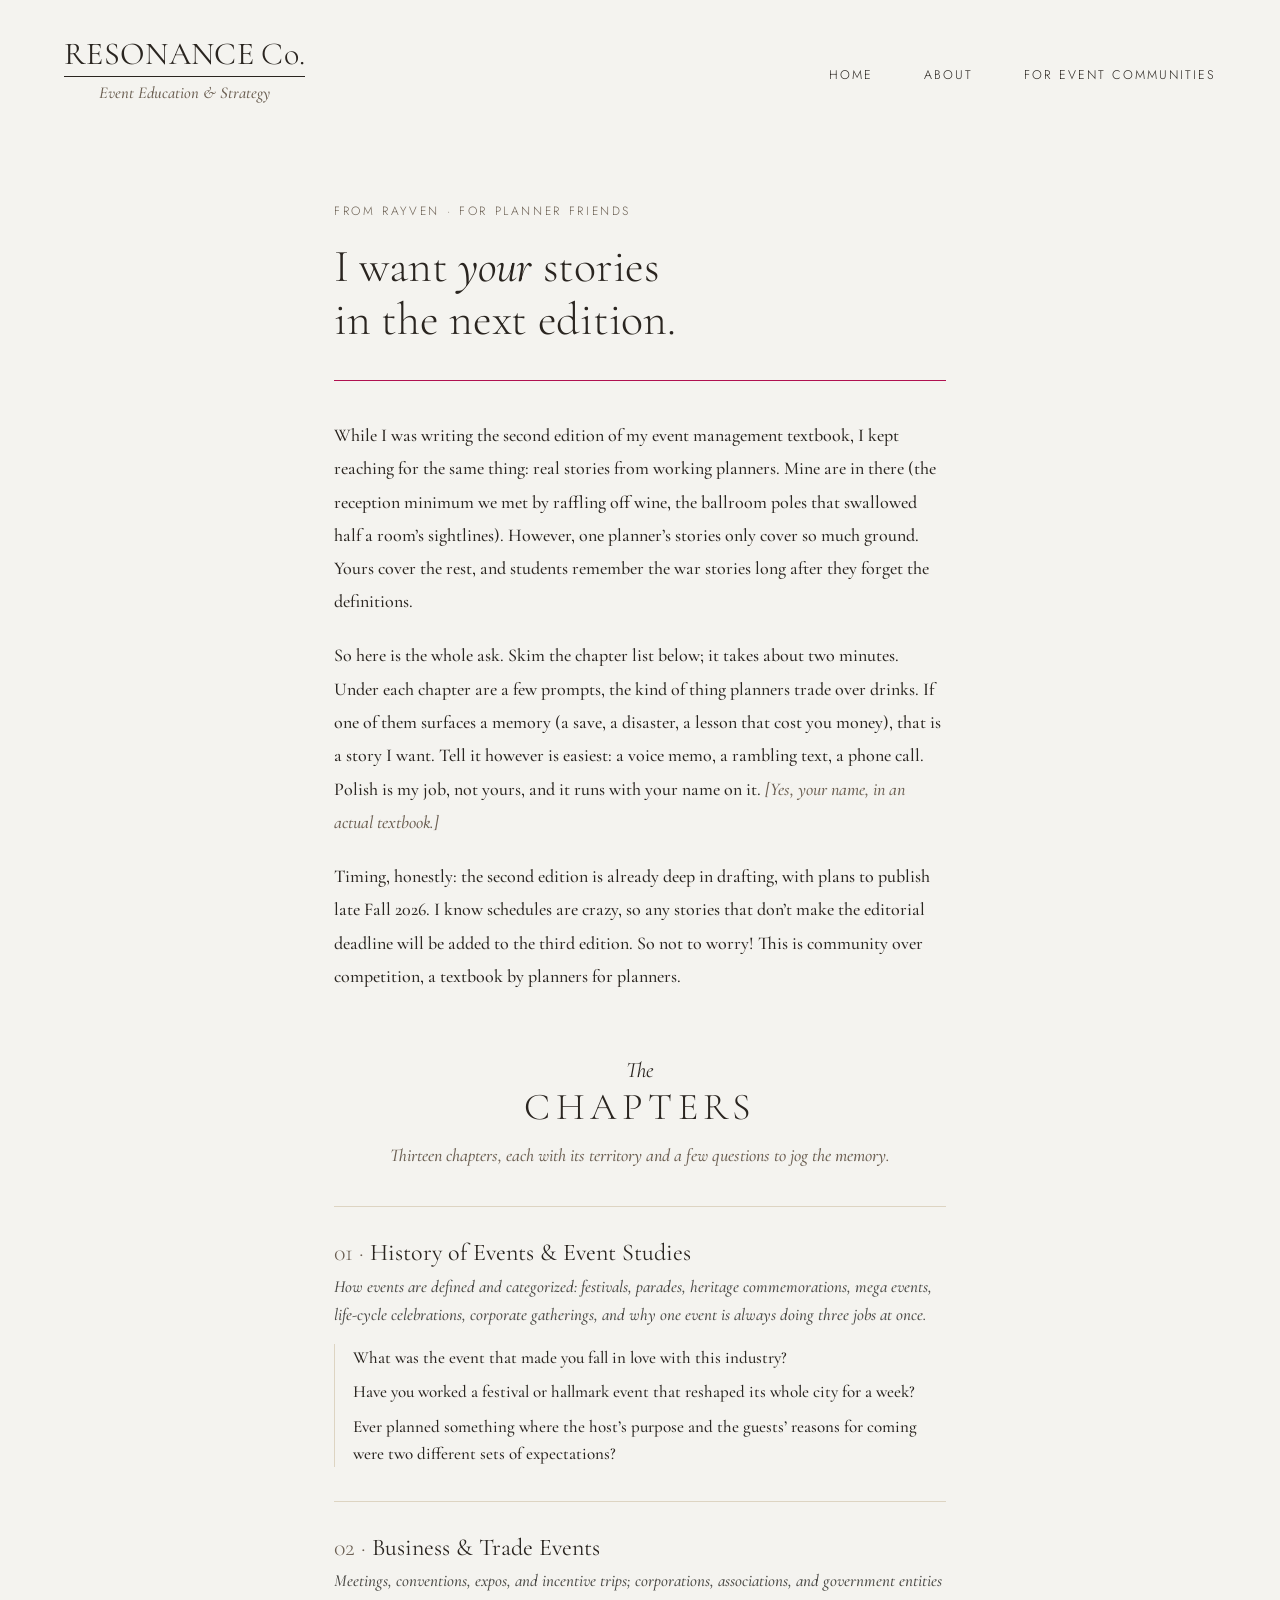
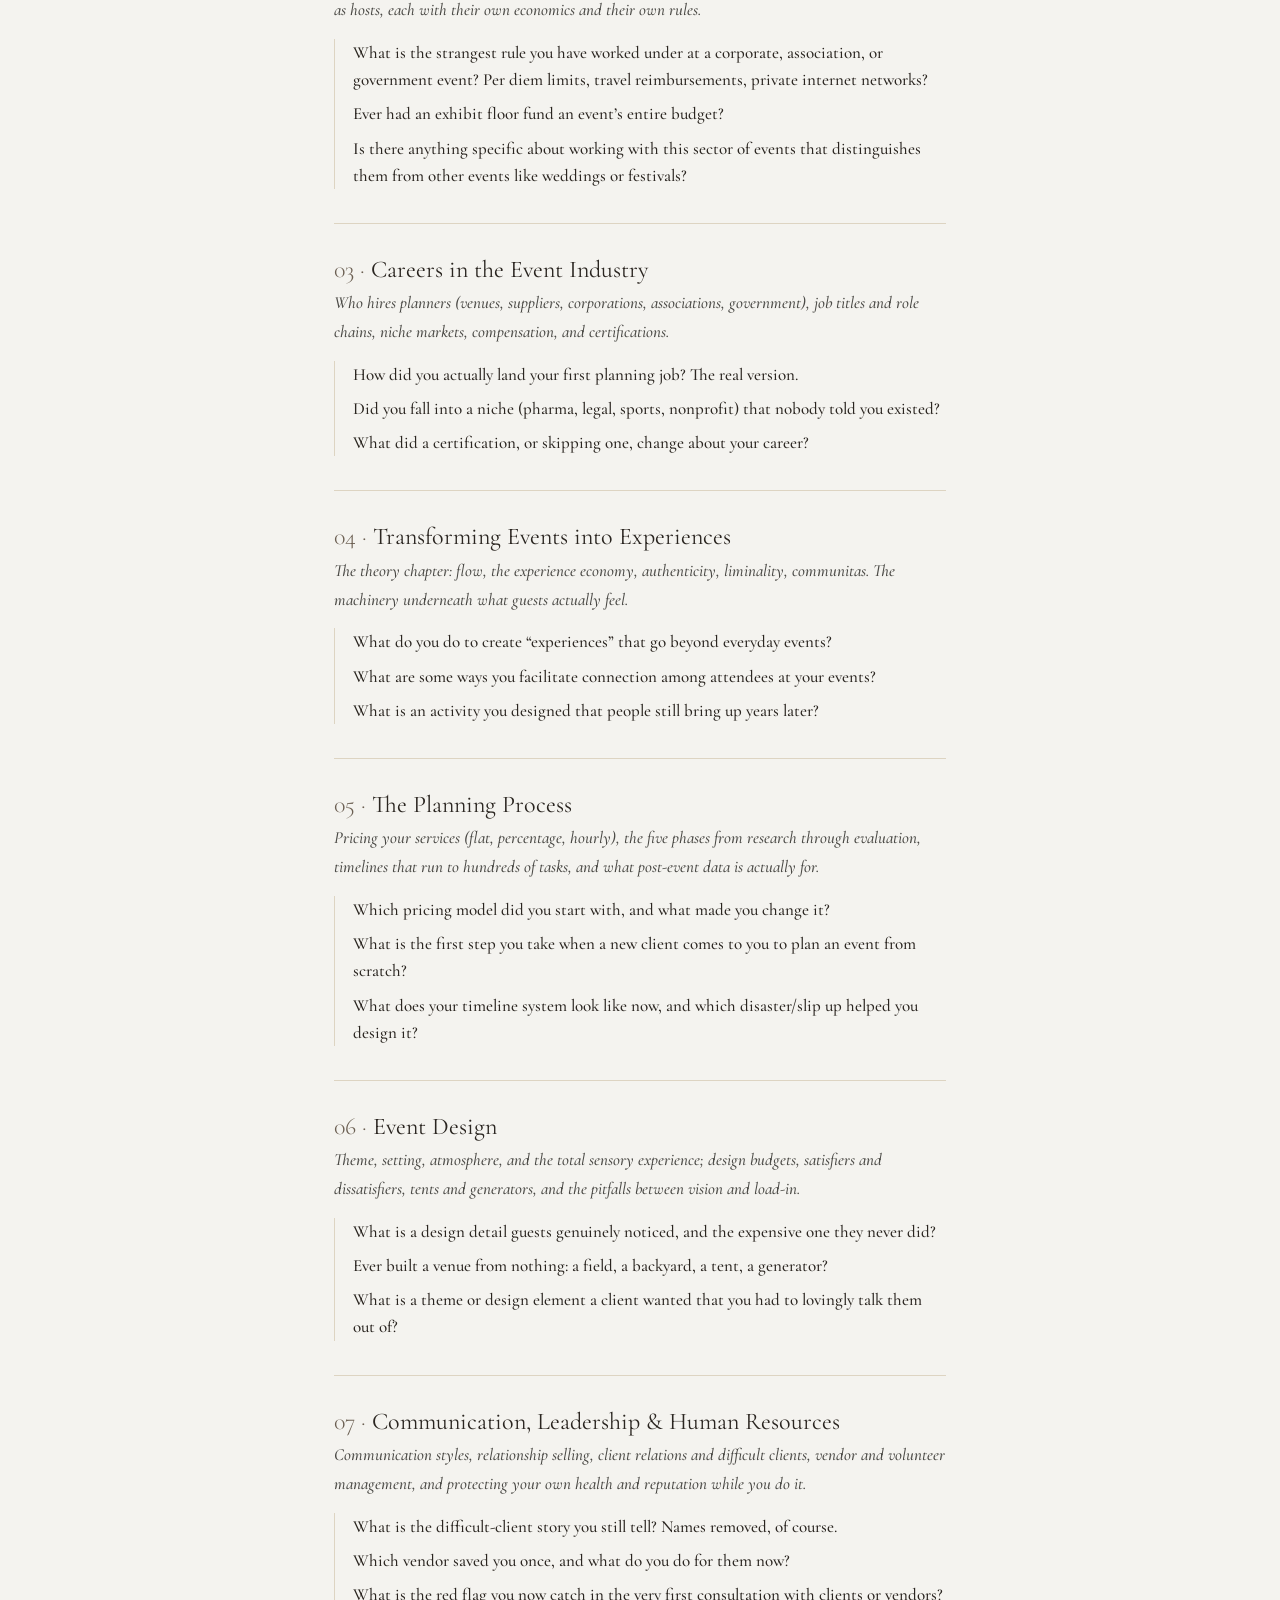
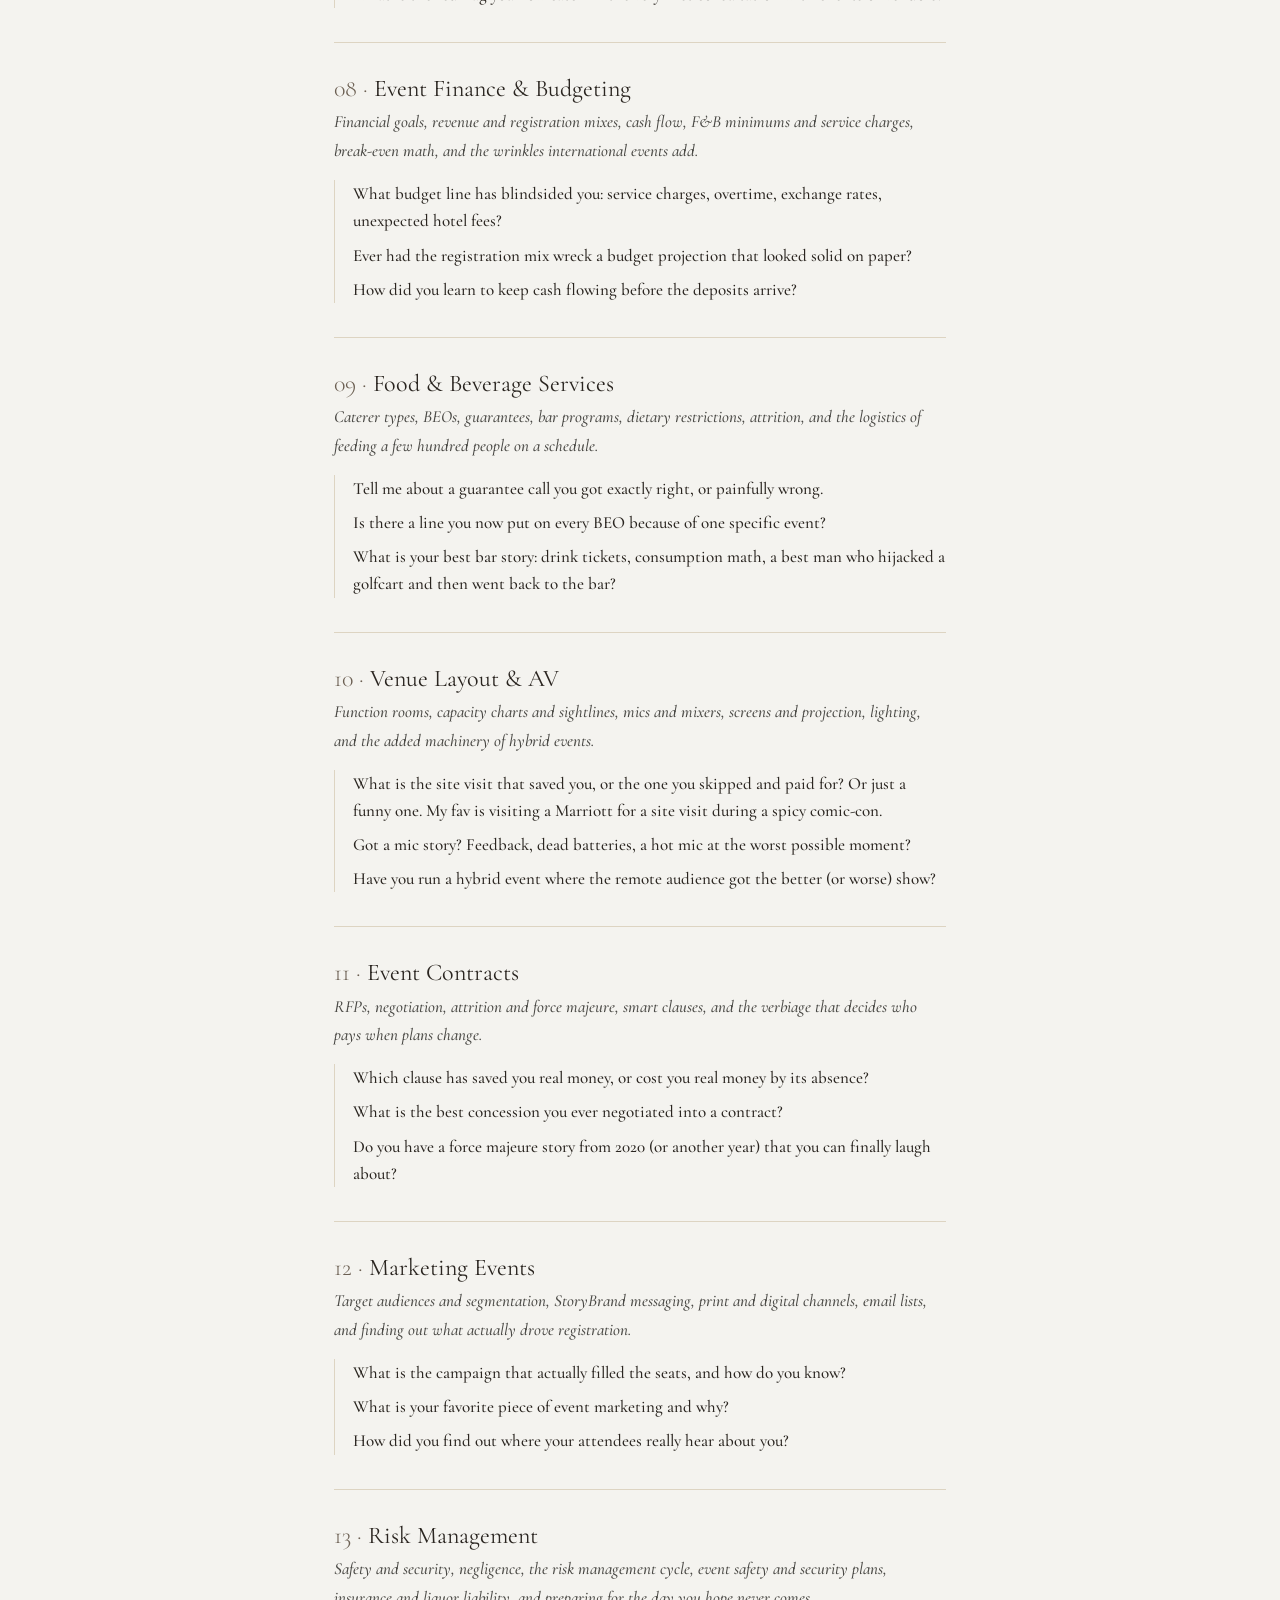
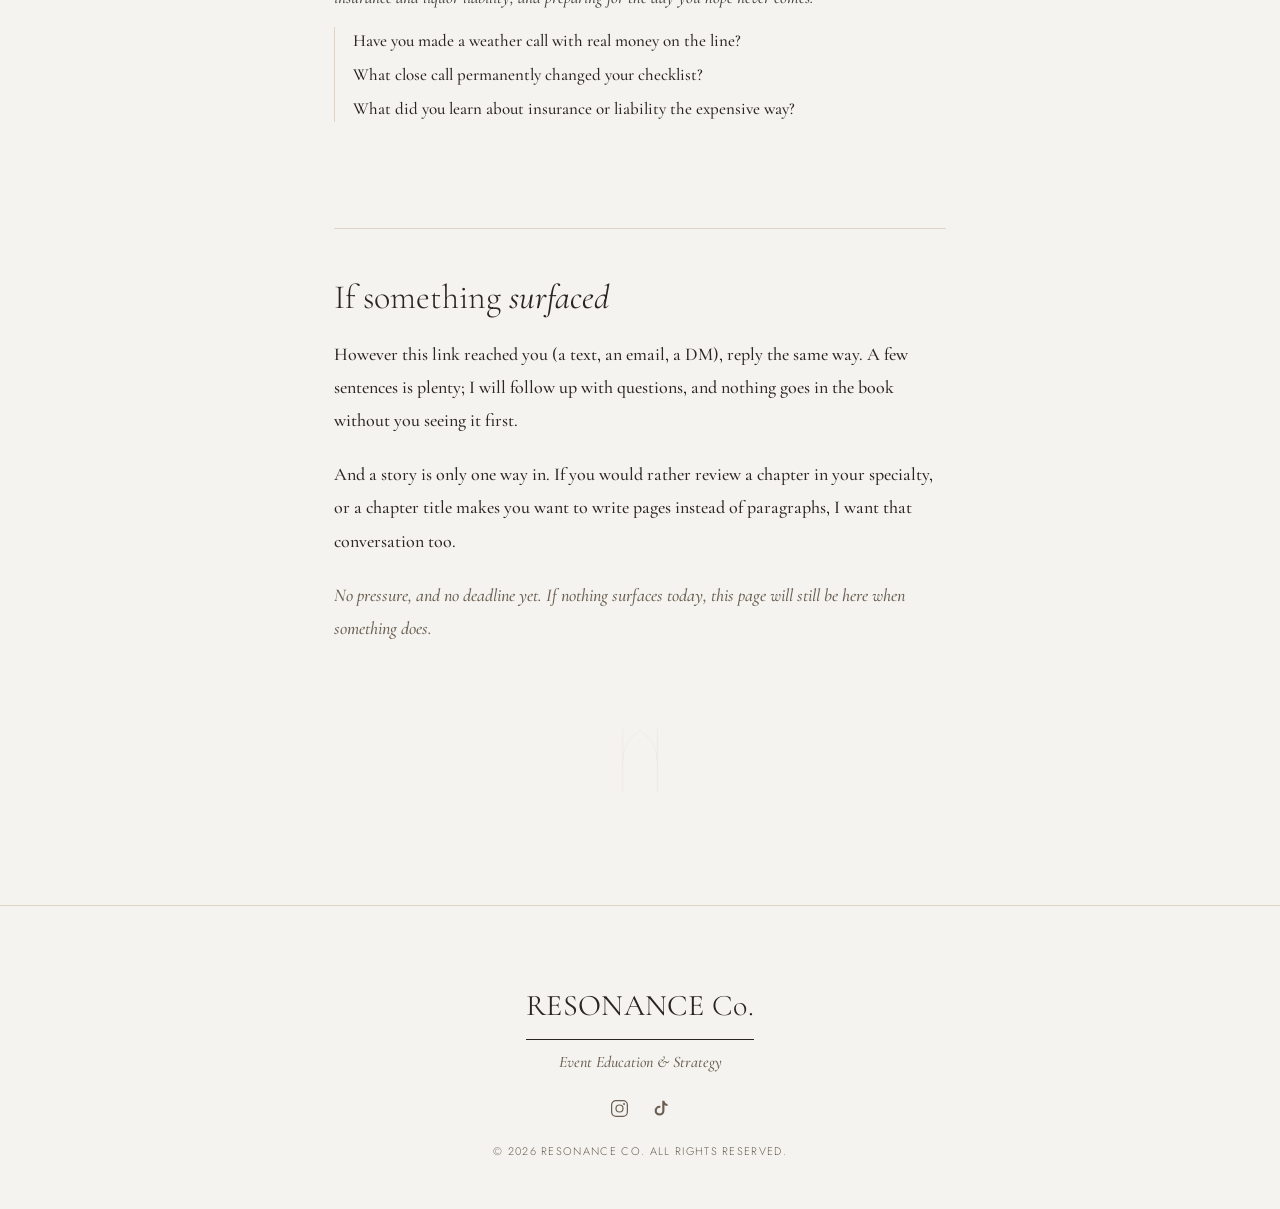
<file: plannerstories.html>
<!DOCTYPE html>
<html lang="en">
<head>
<meta charset="utf-8">
<meta name="viewport" content="width=device-width, initial-scale=1">
<title>Planner Stories &middot; Resonance Co.</title>
<meta name="description" content="A private page for planner friends: share your stories for the next edition of the event management textbook.">
<meta name="robots" content="noindex, nofollow">
<link rel="icon" type="image/svg+xml" href="assets/favicon.svg">
<link rel="stylesheet" href="assets/site.css">
<style>
@font-face{ font-family:"Cormorant Garamond"; src:url("assets/fonts/CormorantGaramond-Variable.ttf") format("truetype"); font-weight:300 700; font-style:normal; font-display:swap; }
@font-face{ font-family:"Cormorant Garamond"; src:url("assets/fonts/CormorantGaramond-Italic-Variable.ttf") format("truetype"); font-weight:300 700; font-style:italic; font-display:swap; }
@font-face{ font-family:"Jost"; src:url("assets/fonts/Jost-Variable.ttf") format("truetype"); font-weight:300 500; font-style:normal; font-display:swap; }
@font-face{ font-family:"Jost"; src:url("assets/fonts/Jost-Italic-Variable.ttf") format("truetype"); font-weight:300 500; font-style:italic; font-display:swap; }

body{ font-weight:500; font-size:18px; line-height:1.85; }
.page{ max-width:660px; margin:0 auto; padding:clamp(48px,7vw,80px) 24px clamp(64px,8vw,96px); }
.eyebrow{ font-family:var(--sans); font-weight:300; font-size:12px; letter-spacing:.22em; text-transform:uppercase; color:var(--muted); margin:0 0 18px; }
h1{ font-family:var(--serif); font-weight:300; font-size:clamp(34px,6vw,46px); line-height:1.15; letter-spacing:-.006em; margin:0 0 10px; text-wrap:balance; }
h1 em{ font-style:italic; font-weight:400; }
.rose-rule{ height:1px; border:none; margin:34px 0 38px; background:var(--rose); }
.intro p{ margin:0 0 1.15em; color:var(--charcoal); }
.intro p:last-child{ margin-bottom:0; }
.aside{ font-style:italic; color:var(--muted); }
.marquee{ text-align:center; margin:64px 0 8px; }
.marquee .over{ font-style:italic; font-weight:400; font-size:22px; display:block; line-height:1.2; }
.marquee .under{ font-weight:300; font-size:clamp(30px,5vw,38px); letter-spacing:.14em; text-transform:uppercase; display:block; line-height:1.25; }
.marquee-lede{ text-align:center; font-style:italic; color:var(--muted); margin:6px auto 12px; max-width:520px; }
.chapter{ border-top:1px solid var(--linen); padding:30px 0 34px; }
.chapter:first-of-type{ margin-top:34px; }
.ch-title{ font-weight:400; font-size:24px; line-height:1.3; margin:0 0 4px; }
.ch-title .num{ color:var(--muted); font-weight:300; }
.ch-topics{ font-style:italic; color:var(--ink-2); font-size:17px; line-height:1.7; margin:0 0 14px; }
.prompts{ border-left:1px solid var(--linen); padding-left:18px; display:flex; flex-direction:column; gap:7px; }
.prompts p{ margin:0; font-size:17px; line-height:1.6; }
.endcap{ margin-top:72px; border-top:1px solid var(--linen); padding-top:48px; }
.endcap h2{ font-weight:300; font-size:clamp(28px,5vw,34px); line-height:1.25; margin:0 0 18px; text-wrap:balance; }
.endcap h2 em{ font-weight:400; font-style:italic; }
.endcap p{ margin:0 0 1.15em; }
.signoff{ margin-top:34px; font-style:italic; color:var(--muted); }
.arch-close{ margin:clamp(56px,8vw,84px) auto 0; display:block; width:112px; height:auto; }
a{ color:var(--charcoal); }
a:hover{ color:var(--rose); }
a:focus-visible{ outline:2px solid var(--rose); outline-offset:2px; }
@media (max-width:480px){ body{ font-size:17px; } .ch-title{ font-size:22px; } }
</style>
</head>
<body>
<header class="site-nav"><a class="brand" href="index.html"><span class="wm">RESONANCE <span>Co.</span></span><em>Event Education &amp; Strategy</em></a><nav class="links"><a href="index.html">Home</a><a href="about.html">About</a><a href="for-event-communities.html">For Event Communities</a></nav></header>

<main class="page">
  <header>
    <p class="eyebrow">From Rayven &middot; For Planner Friends</p>
    <h1>I want <em>your</em> stories in the next edition.</h1>
    <hr class="rose-rule">
  </header>

  <section class="intro">
    <p>While I was writing the second edition of my event management textbook, I kept reaching for the same thing: real stories from working planners. Mine are in there (the reception minimum we met by raffling off wine, the ballroom poles that swallowed half a room&rsquo;s sightlines). However, one planner&rsquo;s stories only cover so much ground. Yours cover the rest, and students remember the war stories long after they forget the definitions.</p>
    <p>So here is the whole ask. Skim the chapter list below; it takes about two minutes. Under each chapter are a few prompts, the kind of thing planners trade over drinks. If one of them surfaces a memory (a save, a disaster, a lesson that cost you money), that is a story I want. Tell it however is easiest: a voice memo, a rambling text, a phone call. Polish is my job, not yours, and it runs with your name on it. <span class="aside">[Yes, your name, in an actual textbook.]</span></p>
    <p>Timing, honestly: the second edition is already deep in drafting, with plans to publish late Fall 2026. I know schedules are crazy, so any stories that don&rsquo;t make the editorial deadline will be added to the third edition. So not to worry! This is community over competition, a textbook by planners for planners.</p>
  </section>

  <section aria-label="The chapters">
    <div class="marquee">
      <span class="over">The</span>
      <span class="under">Chapters</span>
    </div>
    <p class="marquee-lede">Thirteen chapters, each with its territory and a few questions to jog the memory.</p>

    <article class="chapter">
      <h3 class="ch-title"><span class="num">01 &middot;</span> History of Events &amp; Event Studies</h3>
      <p class="ch-topics">How events are defined and categorized: festivals, parades, heritage commemorations, mega events, life-cycle celebrations, corporate gatherings, and why one event is always doing three jobs at once.</p>
      <div class="prompts">
        <p>What was the event that made you fall in love with this industry?</p>
        <p>Have you worked a festival or hallmark event that reshaped its whole city for a week?</p>
        <p>Ever planned something where the host&rsquo;s purpose and the guests&rsquo; reasons for coming were two different sets of expectations?</p>
      </div>
    </article>

    <article class="chapter">
      <h3 class="ch-title"><span class="num">02 &middot;</span> Business &amp; Trade Events</h3>
      <p class="ch-topics">Meetings, conventions, expos, and incentive trips; corporations, associations, and government entities as hosts, each with their own economics and their own rules.</p>
      <div class="prompts">
        <p>What is the strangest rule you have worked under at a corporate, association, or government event? Per diem limits, travel reimbursements, private internet networks?</p>
        <p>Ever had an exhibit floor fund an event&rsquo;s entire budget?</p>
        <p>Is there anything specific about working with this sector of events that distinguishes them from other events like weddings or festivals?</p>
      </div>
    </article>

    <article class="chapter">
      <h3 class="ch-title"><span class="num">03 &middot;</span> Careers in the Event Industry</h3>
      <p class="ch-topics">Who hires planners (venues, suppliers, corporations, associations, government), job titles and role chains, niche markets, compensation, and certifications.</p>
      <div class="prompts">
        <p>How did you actually land your first planning job? The real version.</p>
        <p>Did you fall into a niche (pharma, legal, sports, nonprofit) that nobody told you existed?</p>
        <p>What did a certification, or skipping one, change about your career?</p>
      </div>
    </article>

    <article class="chapter">
      <h3 class="ch-title"><span class="num">04 &middot;</span> Transforming Events into Experiences</h3>
      <p class="ch-topics">The theory chapter: flow, the experience economy, authenticity, liminality, communitas. The machinery underneath what guests actually feel.</p>
      <div class="prompts">
        <p>What do you do to create &ldquo;experiences&rdquo; that go beyond everyday events?</p>
        <p>What are some ways you facilitate connection among attendees at your events?</p>
        <p>What is an activity you designed that people still bring up years later?</p>
      </div>
    </article>

    <article class="chapter">
      <h3 class="ch-title"><span class="num">05 &middot;</span> The Planning Process</h3>
      <p class="ch-topics">Pricing your services (flat, percentage, hourly), the five phases from research through evaluation, timelines that run to hundreds of tasks, and what post-event data is actually for.</p>
      <div class="prompts">
        <p>Which pricing model did you start with, and what made you change it?</p>
        <p>What is the first step you take when a new client comes to you to plan an event from scratch?</p>
        <p>What does your timeline system look like now, and which disaster/slip up helped you design it?</p>
      </div>
    </article>

    <article class="chapter">
      <h3 class="ch-title"><span class="num">06 &middot;</span> Event Design</h3>
      <p class="ch-topics">Theme, setting, atmosphere, and the total sensory experience; design budgets, satisfiers and dissatisfiers, tents and generators, and the pitfalls between vision and load-in.</p>
      <div class="prompts">
        <p>What is a design detail guests genuinely noticed, and the expensive one they never did?</p>
        <p>Ever built a venue from nothing: a field, a backyard, a tent, a generator?</p>
        <p>What is a theme or design element a client wanted that you had to lovingly talk them out of?</p>
      </div>
    </article>

    <article class="chapter">
      <h3 class="ch-title"><span class="num">07 &middot;</span> Communication, Leadership &amp; Human Resources</h3>
      <p class="ch-topics">Communication styles, relationship selling, client relations and difficult clients, vendor and volunteer management, and protecting your own health and reputation while you do it.</p>
      <div class="prompts">
        <p>What is the difficult-client story you still tell? Names removed, of course.</p>
        <p>Which vendor saved you once, and what do you do for them now?</p>
        <p>What is the red flag you now catch in the very first consultation with clients or vendors?</p>
      </div>
    </article>

    <article class="chapter">
      <h3 class="ch-title"><span class="num">08 &middot;</span> Event Finance &amp; Budgeting</h3>
      <p class="ch-topics">Financial goals, revenue and registration mixes, cash flow, F&amp;B minimums and service charges, break-even math, and the wrinkles international events add.</p>
      <div class="prompts">
        <p>What budget line has blindsided you: service charges, overtime, exchange rates, unexpected hotel fees?</p>
        <p>Ever had the registration mix wreck a budget projection that looked solid on paper?</p>
        <p>How did you learn to keep cash flowing before the deposits arrive?</p>
      </div>
    </article>

    <article class="chapter">
      <h3 class="ch-title"><span class="num">09 &middot;</span> Food &amp; Beverage Services</h3>
      <p class="ch-topics">Caterer types, BEOs, guarantees, bar programs, dietary restrictions, attrition, and the logistics of feeding a few hundred people on a schedule.</p>
      <div class="prompts">
        <p>Tell me about a guarantee call you got exactly right, or painfully wrong.</p>
        <p>Is there a line you now put on every BEO because of one specific event?</p>
        <p>What is your best bar story: drink tickets, consumption math, a best man who hijacked a golfcart and then went back to the bar?</p>
      </div>
    </article>

    <article class="chapter">
      <h3 class="ch-title"><span class="num">10 &middot;</span> Venue Layout &amp; AV</h3>
      <p class="ch-topics">Function rooms, capacity charts and sightlines, mics and mixers, screens and projection, lighting, and the added machinery of hybrid events.</p>
      <div class="prompts">
        <p>What is the site visit that saved you, or the one you skipped and paid for? Or just a funny one. My fav is visiting a Marriott for a site visit during a spicy comic-con.</p>
        <p>Got a mic story? Feedback, dead batteries, a hot mic at the worst possible moment?</p>
        <p>Have you run a hybrid event where the remote audience got the better (or worse) show?</p>
      </div>
    </article>

    <article class="chapter">
      <h3 class="ch-title"><span class="num">11 &middot;</span> Event Contracts</h3>
      <p class="ch-topics">RFPs, negotiation, attrition and force majeure, smart clauses, and the verbiage that decides who pays when plans change.</p>
      <div class="prompts">
        <p>Which clause has saved you real money, or cost you real money by its absence?</p>
        <p>What is the best concession you ever negotiated into a contract?</p>
        <p>Do you have a force majeure story from 2020 (or another year) that you can finally laugh about?</p>
      </div>
    </article>

    <article class="chapter">
      <h3 class="ch-title"><span class="num">12 &middot;</span> Marketing Events</h3>
      <p class="ch-topics">Target audiences and segmentation, StoryBrand messaging, print and digital channels, email lists, and finding out what actually drove registration.</p>
      <div class="prompts">
        <p>What is the campaign that actually filled the seats, and how do you know?</p>
        <p>What is your favorite piece of event marketing and why?</p>
        <p>How did you find out where your attendees really hear about you?</p>
      </div>
    </article>

    <article class="chapter">
      <h3 class="ch-title"><span class="num">13 &middot;</span> Risk Management</h3>
      <p class="ch-topics">Safety and security, negligence, the risk management cycle, event safety and security plans, insurance and liquor liability, and preparing for the day you hope never comes.</p>
      <div class="prompts">
        <p>Have you made a weather call with real money on the line?</p>
        <p>What close call permanently changed your checklist?</p>
        <p>What did you learn about insurance or liability the expensive way?</p>
      </div>
    </article>
  </section>

  <section class="endcap">
    <h2>If something <em>surfaced</em></h2>
    <p>However this link reached you (a text, an email, a DM), reply the same way. A few sentences is plenty; I will follow up with questions, and nothing goes in the book without you seeing it first.</p>
    <p>And a story is only one way in. If you would rather review a chapter in your specialty, or a chapter title makes you want to write pages instead of paragraphs, I want that conversation too.</p>
    <p class="signoff">No pressure, and no deadline yet. If nothing surfaces today, this page will still be here when something does.</p>
  </section>

  <svg class="arch-close" viewBox="0 0 600 340" xmlns="http://www.w3.org/2000/svg" role="presentation" aria-hidden="true">
    <g fill="none" stroke="#DDD4C2" stroke-width="1.25" stroke-linecap="round">
      <line x1="207" y1="0" x2="207" y2="340"></line>
      <line x1="393" y1="0" x2="393" y2="340"></line>
      <path d="M 207 170 A 186 186 0 0 1 300 9 A 186 186 0 0 1 393 170"></path>
    </g>
  </svg>
</main>

<footer class="site-footer"><div class="fwm">RESONANCE <span>Co.</span></div><div class="ftag">Event Education &amp; Strategy</div><div class="socials"><a href="https://www.instagram.com/resonancecoevents" aria-label="Instagram" target="_blank" rel="noopener"><svg viewBox="0 0 24 24" fill="none" stroke="currentColor" stroke-width="1.4"><rect x="3" y="3" width="18" height="18" rx="5"/><circle cx="12" cy="12" r="4"/><circle cx="17.2" cy="6.8" r="1.1" fill="currentColor" stroke="none"/></svg></a><a href="https://www.tiktok.com/@resonancecoevents" aria-label="TikTok" target="_blank" rel="noopener"><svg viewBox="0 0 24 24" fill="currentColor"><path d="M16.5 3c.3 2 1.6 3.5 3.5 3.8v2.4c-1.3 0-2.5-.4-3.5-1.1v6.4a5.6 5.6 0 1 1-5.6-5.6c.3 0 .6 0 .9.1v2.5a3.1 3.1 0 1 0 2.2 3V3h2.6z"/></svg></a></div><div class="flegal">&copy; 2026 Resonance Co. All rights reserved.</div></footer>
</body>
</html>
</file>
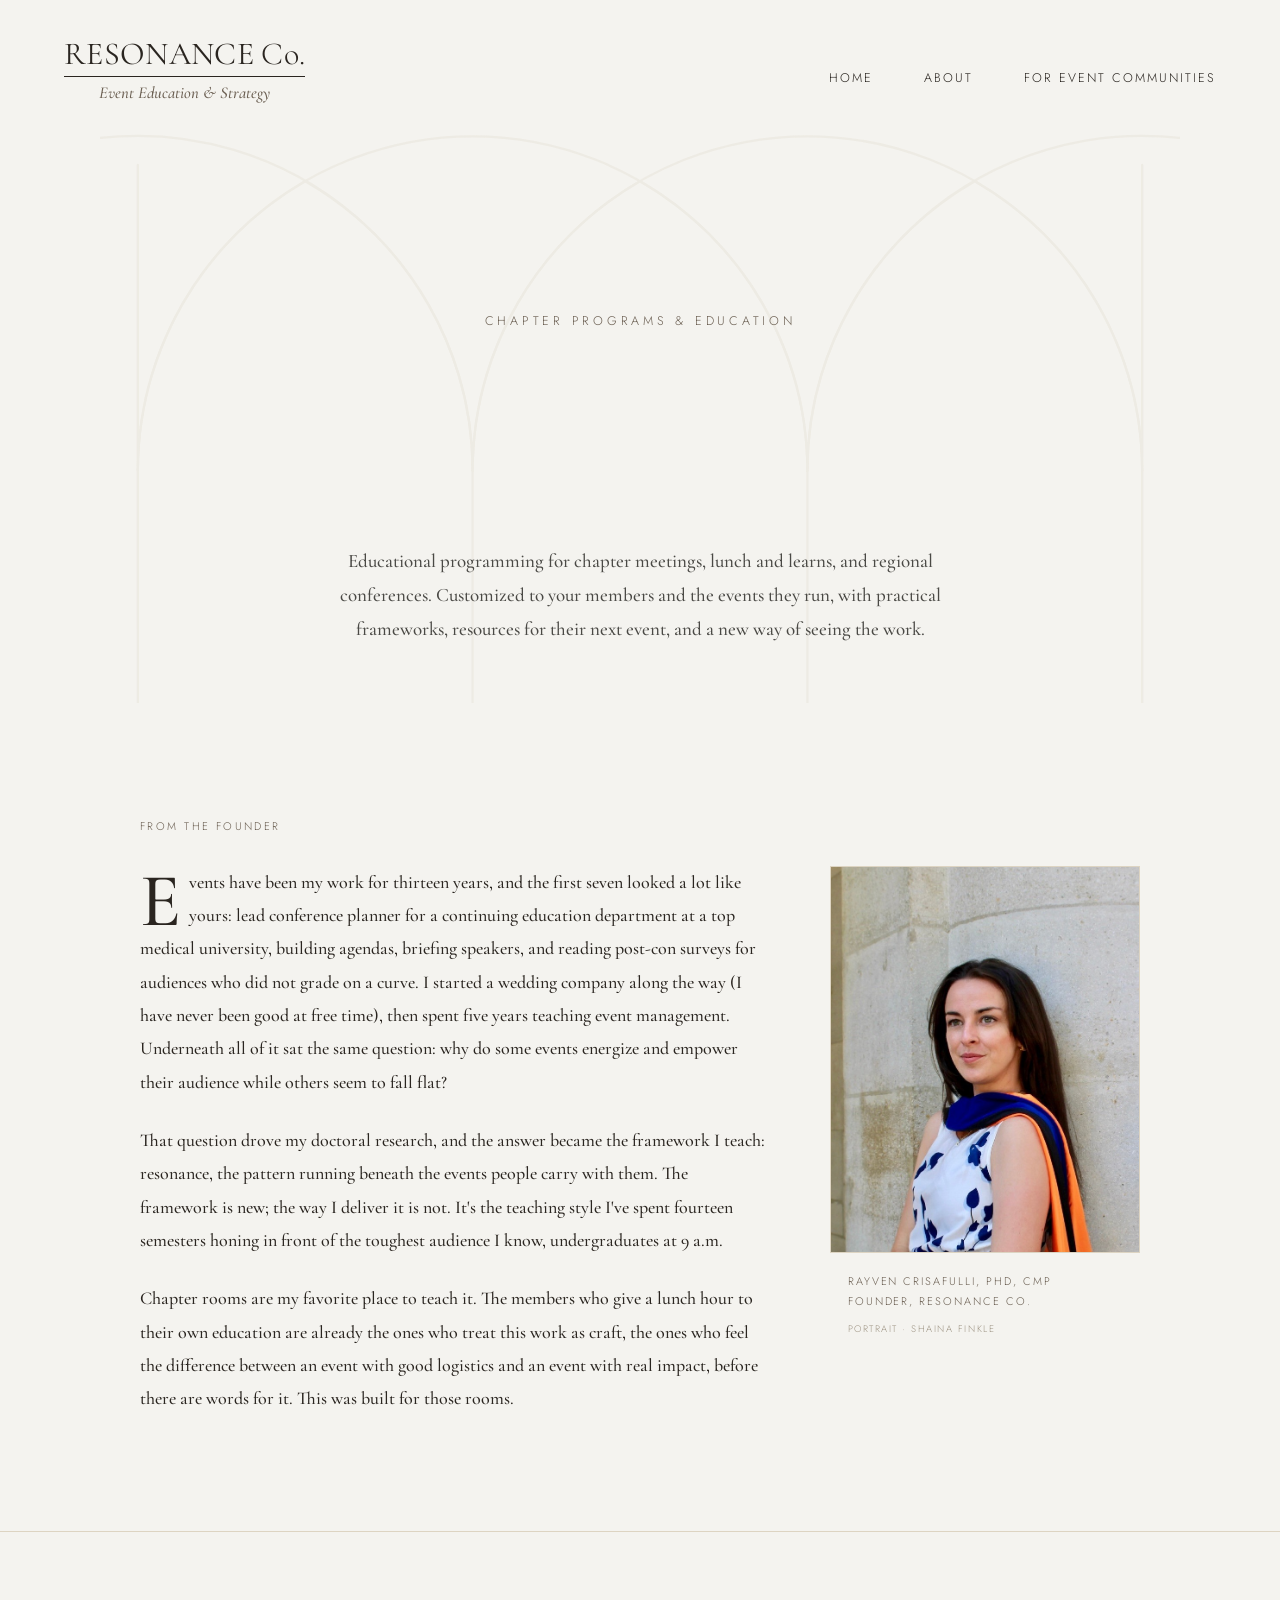
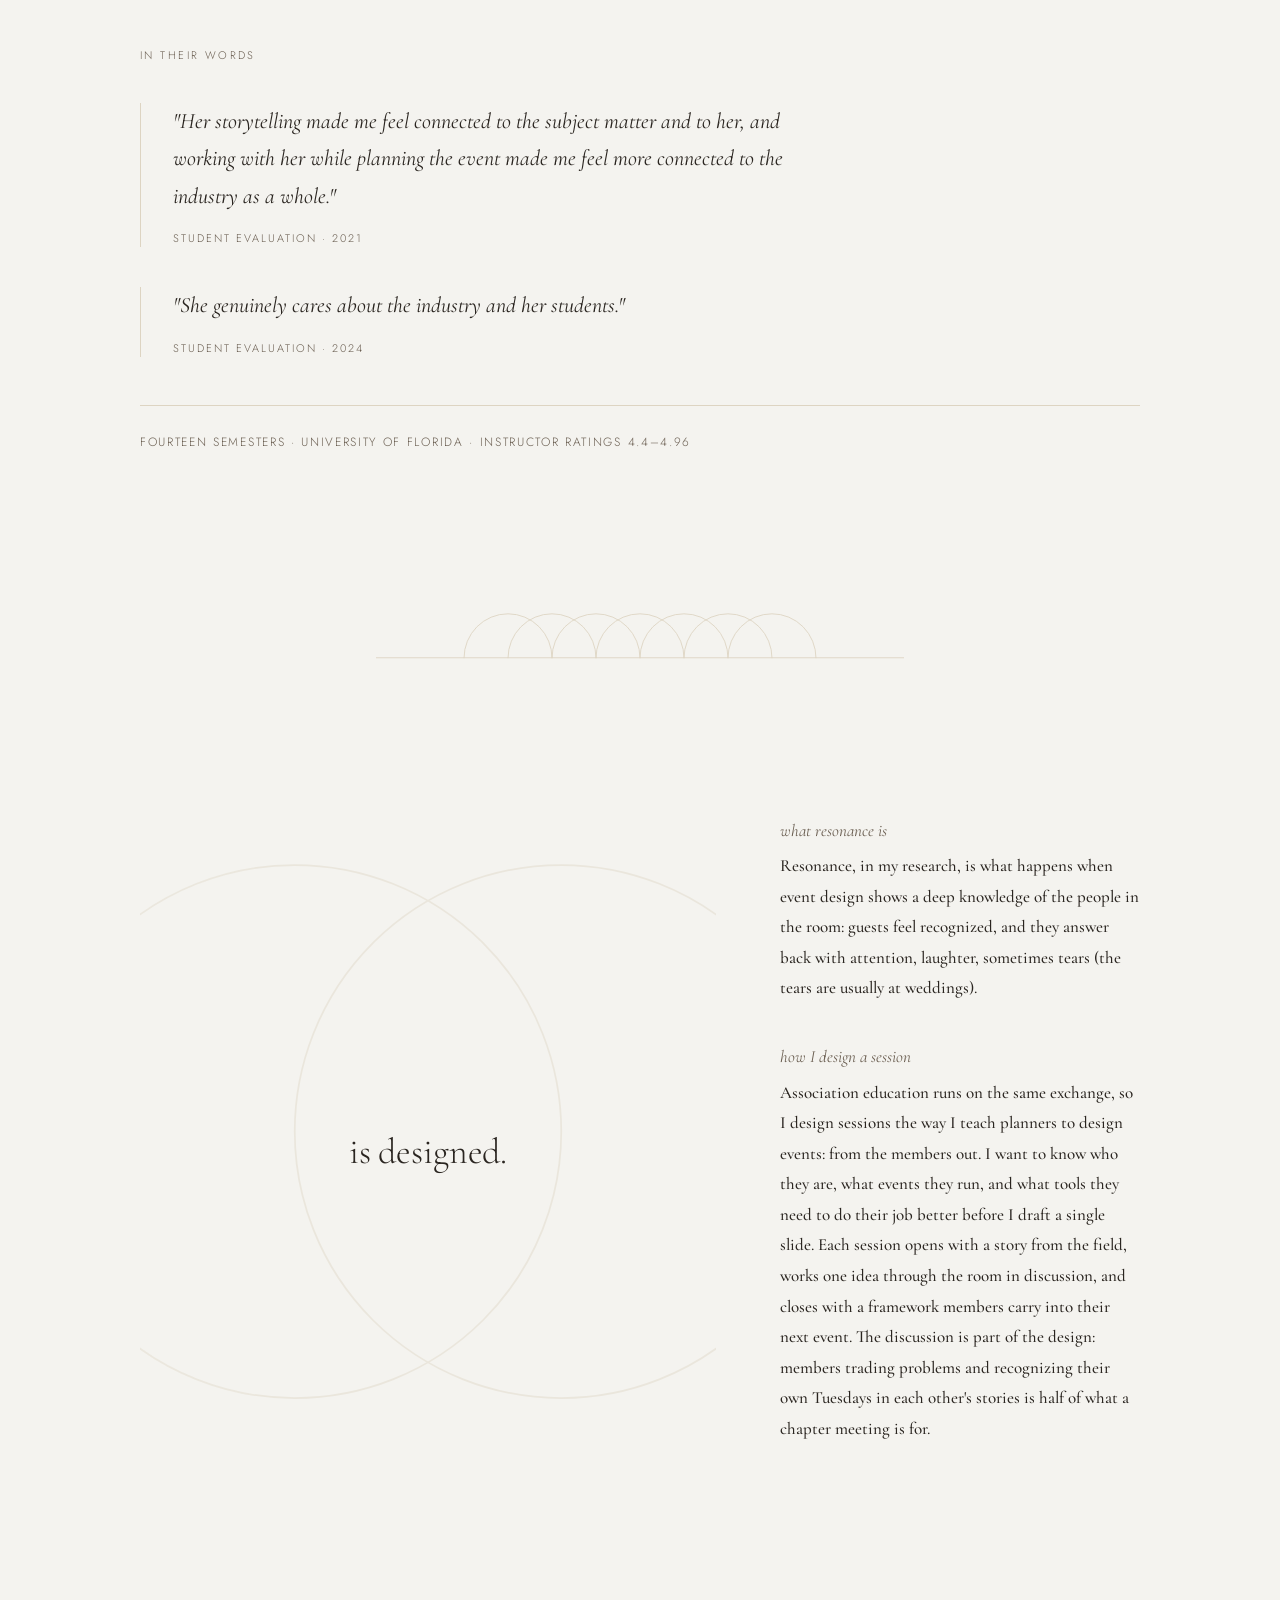
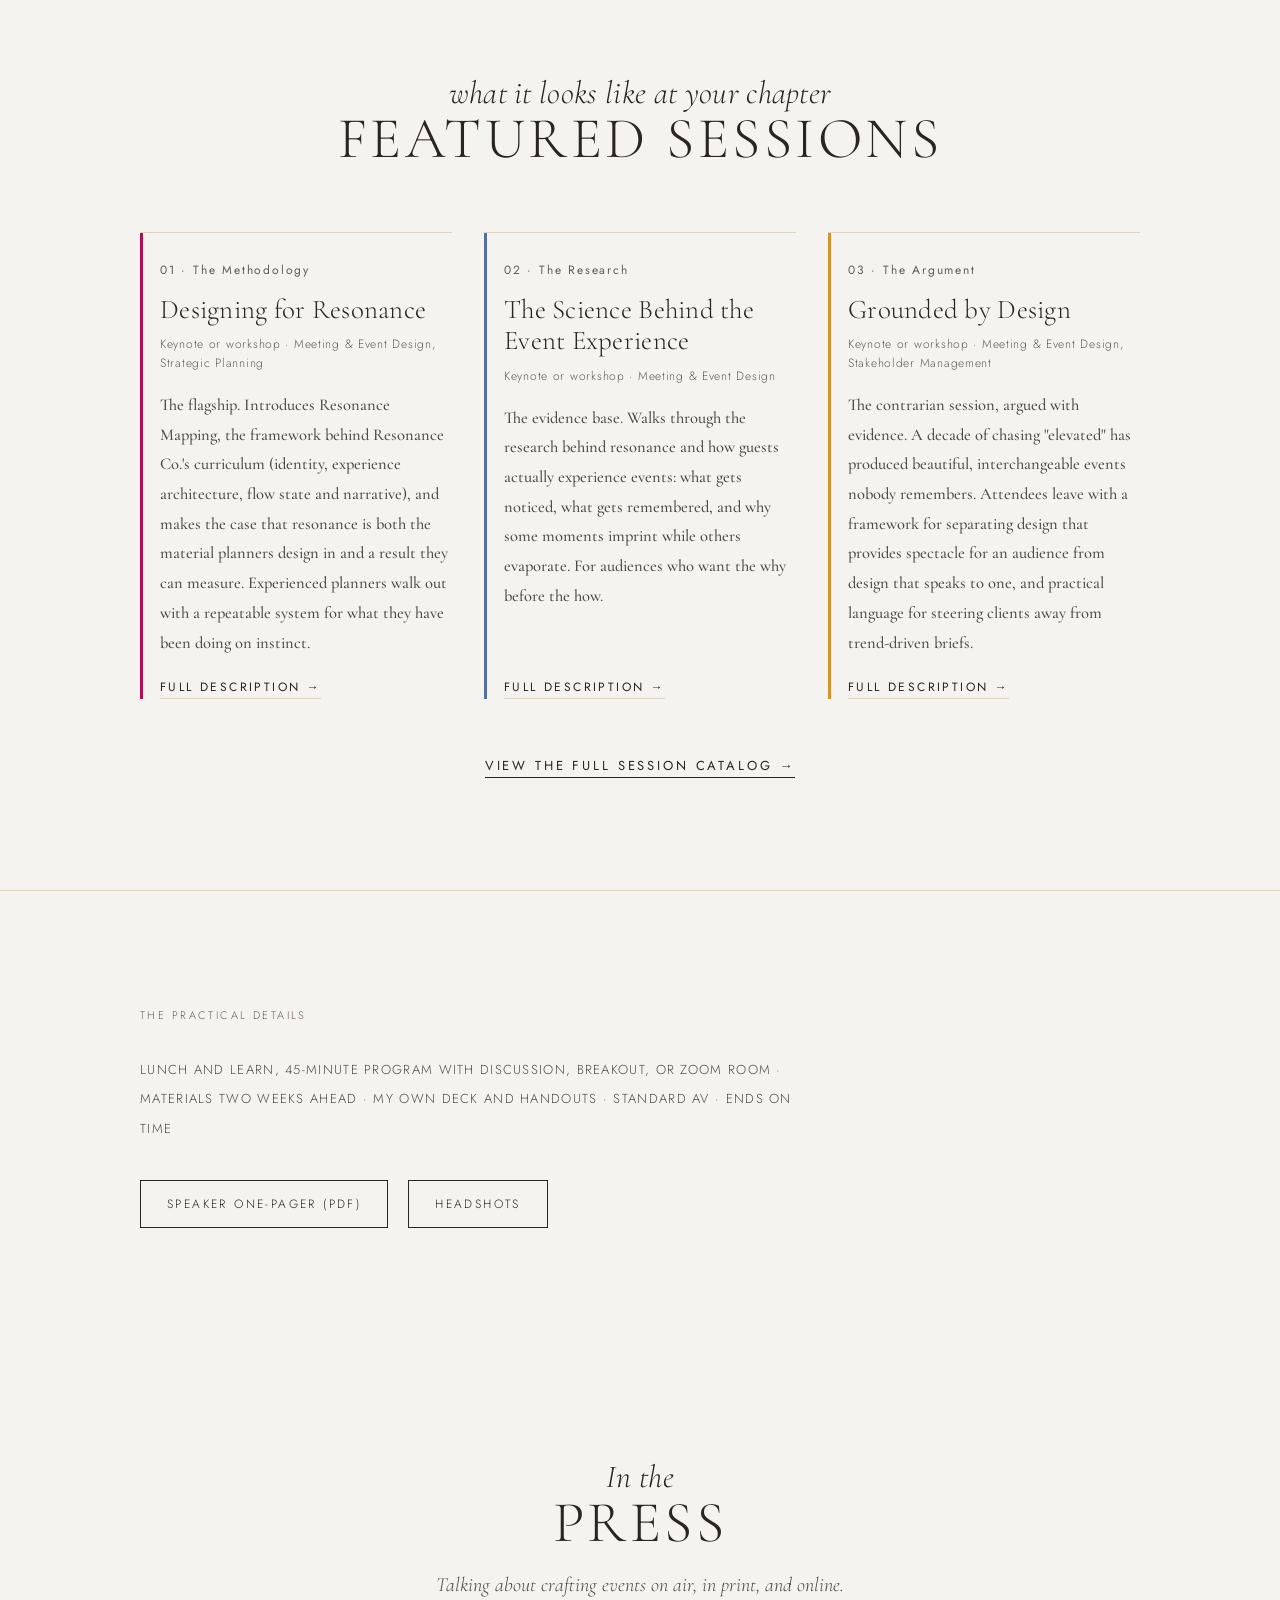
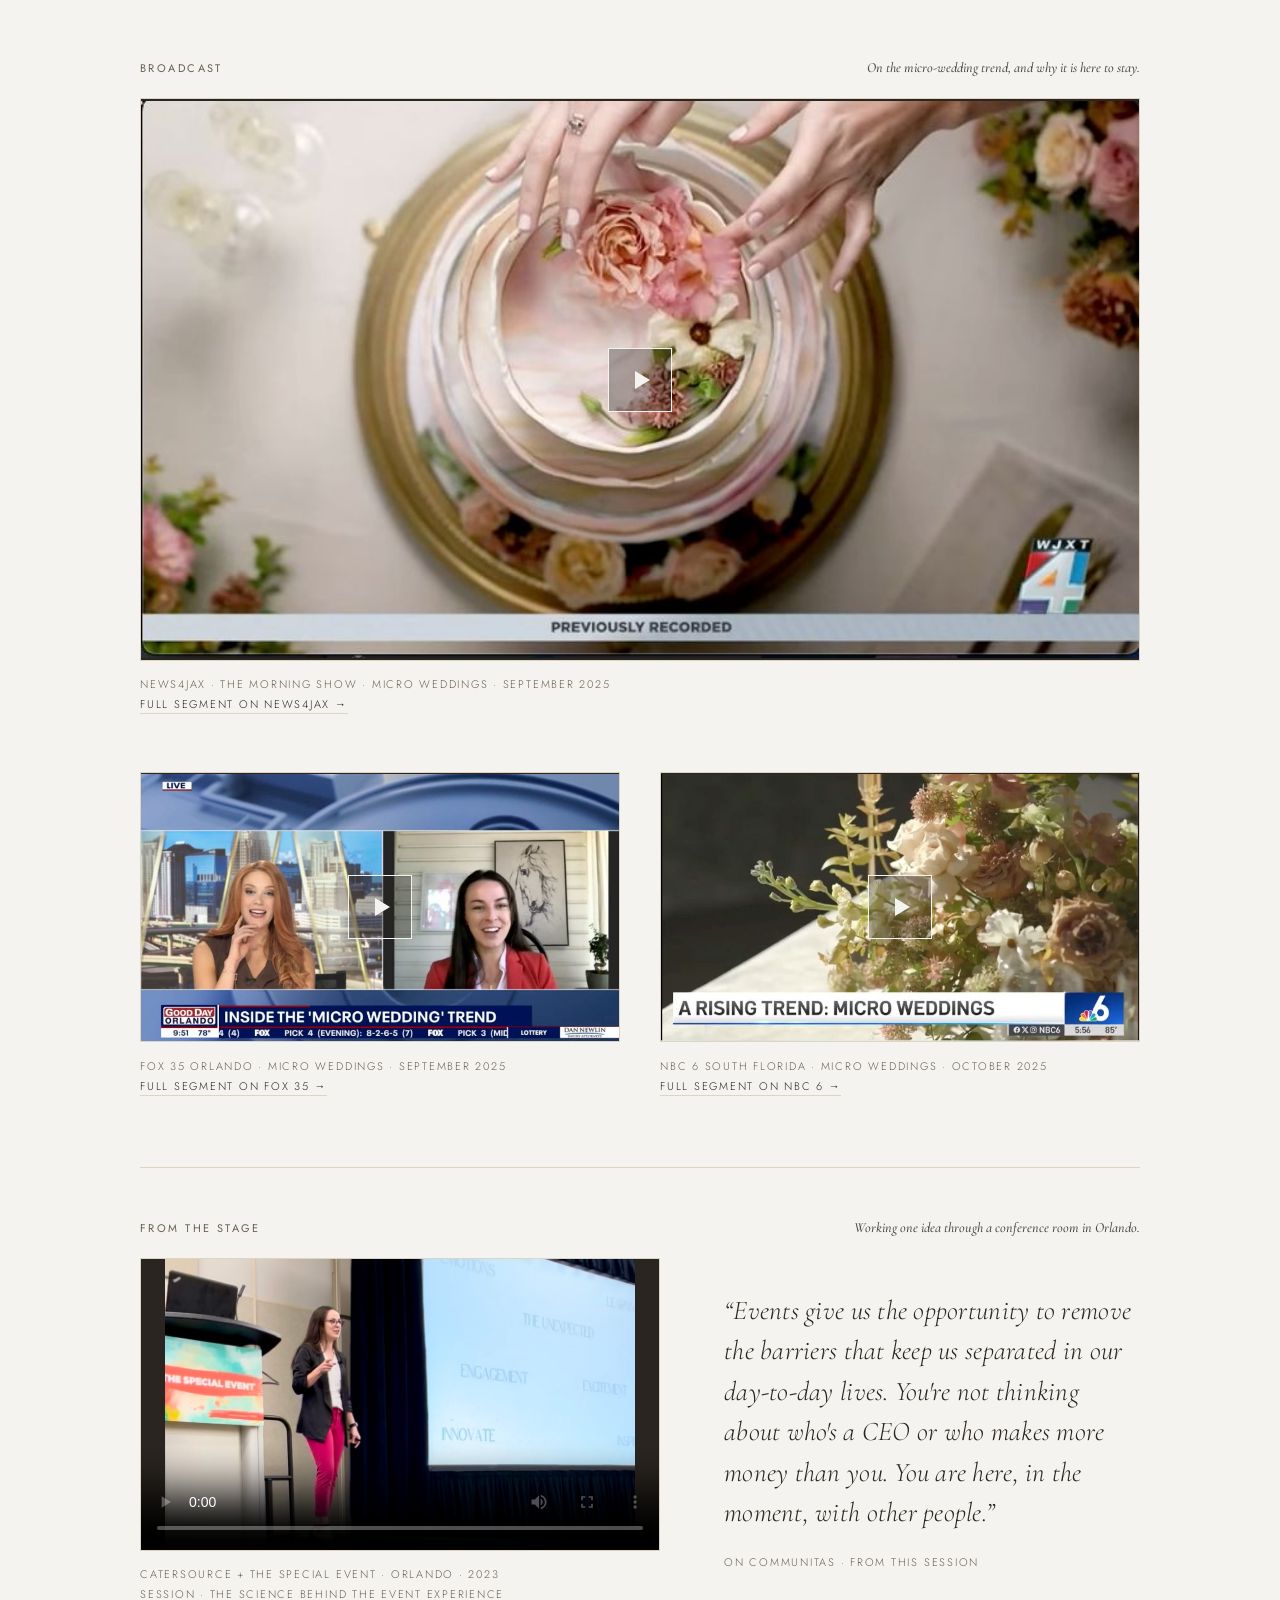
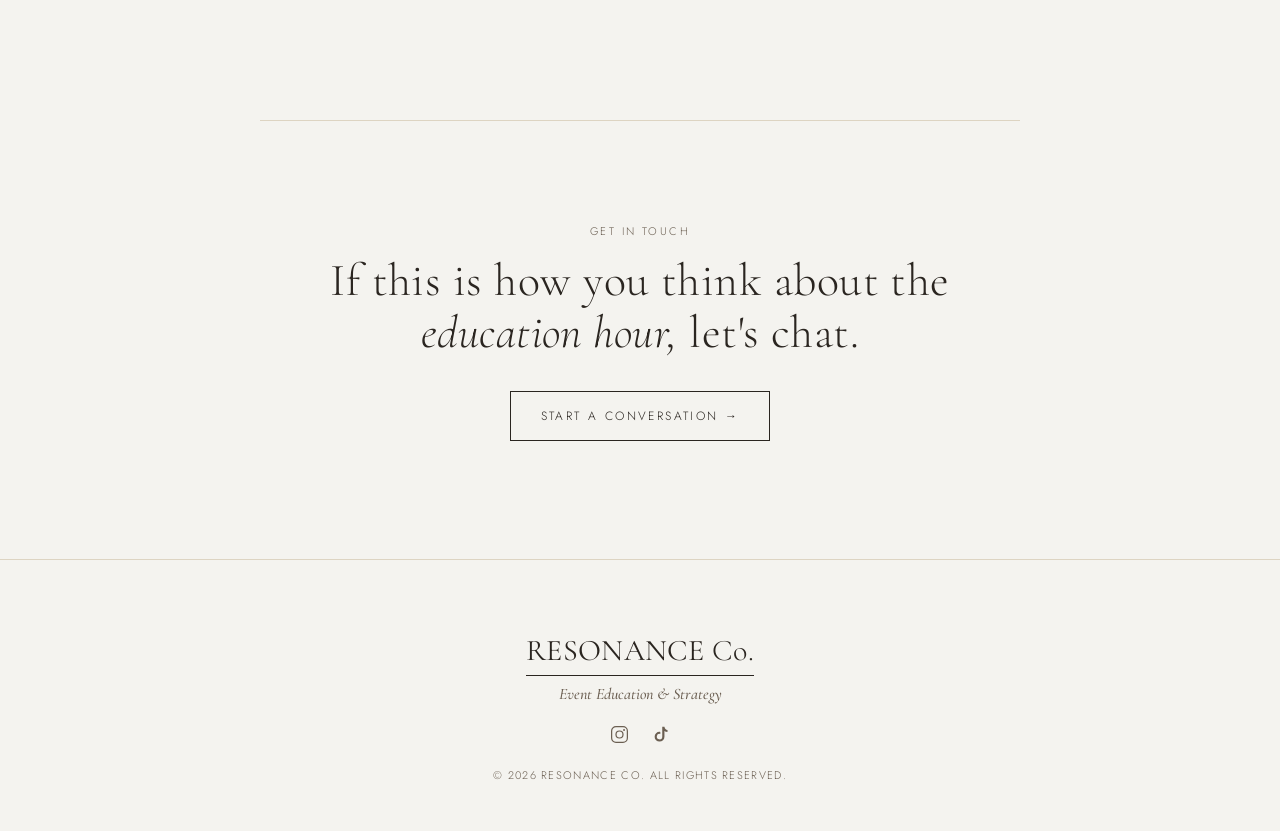
<file: speak-se.html>
<!DOCTYPE html>
<html lang="en">
<head>
<meta charset="utf-8">
<meta name="viewport" content="width=device-width, initial-scale=1">
<meta name="robots" content="noindex, nofollow">
<title>Chapter Programs &amp; Education &middot; Rayven Crisafulli, PhD, CMP &middot; Resonance Co.</title>
<meta name="description" content="Educational programming for chapter meetings, lunch and learns, and regional conferences, with Rayven Crisafulli, PhD, CMP.">
<link rel="icon" type="image/svg+xml" href="assets/favicon.svg">
<link rel="preconnect" href="https://fonts.googleapis.com"><link rel="preconnect" href="https://fonts.gstatic.com" crossorigin><link href="https://fonts.googleapis.com/css2?family=Cormorant+Garamond:ital,wght@0,300;0,400;0,500;1,300;1,400;1,500&family=Jost:wght@300;400&display=swap" rel="stylesheet">
<link rel="stylesheet" href="assets/site.css">
<style>
.sp *, .sp *::before, .sp *::after { box-sizing:border-box; margin:0; padding:0; }
.sp { background:#F4F3EF; color:#2A2520; font-family:'Cormorant Garamond',serif; font-weight:400; -webkit-font-smoothing:antialiased; }
.sp .wrap { max-width:1080px; margin:0 auto; padding:clamp(64px,9vw,120px) 2.5rem; }
.sp .eyebrow { font-family:'Jost',sans-serif; font-weight:300; font-size:11px; letter-spacing:.22em; text-transform:uppercase; color:var(--muted); }
.sp .body-p { font-weight:500; font-size:18px; line-height:1.85; color:#2A2520; max-width:40em; }

/* ===== masthead (home-page pattern, cycler H1) ===== */
@keyframes spRise{ from{ opacity:0; transform:translateY(12px); } to{ opacity:1; transform:none; } }
@keyframes spGhost{ from{ opacity:0; } to{ opacity:1; } }
@keyframes spCycle{ 0%{ opacity:0; } 4.5%{ opacity:1; } 29%{ opacity:1; } 33.3%{ opacity:0; } 100%{ opacity:0; } }
.sp-mast{ position:relative; overflow:hidden; }
.sp-mast .mwrap{ max-width:1080px; margin:0 auto; padding:clamp(40px,6vw,84px) clamp(24px,5vw,48px) clamp(32px,5vw,56px); position:relative; }
.sp-mast .backdrop{ position:absolute; left:0; right:0; top:0; pointer-events:none; z-index:0; overflow:hidden; }
.sp-mast .arches-wrap{ position:relative; width:100%; padding-bottom:60.83%; }
.sp-mast .arches{ position:absolute; top:0; left:0; width:100%; height:100%; display:block; opacity:.62; }
.sp-mast .ghost{ animation:spGhost 1.4s ease .1s both; }
.sp-mast .r0{ animation:spRise .7s ease both; }
.sp-mast .r2{ animation:spRise .9s ease .28s both; }
.sp-mast .inner{ position:relative; z-index:1; max-width:820px; margin:0 auto; text-align:center; padding-top:clamp(48px,9vw,128px); }
.sp-mast .inner .eyebrow{ display:block; margin-bottom:clamp(20px,3vw,30px); letter-spacing:.3em; font-size:12.5px; }
.sp-mast .cycler{ position:relative; min-height:2.42em; font-weight:300; font-size:clamp(34px,5.2vw,62px); line-height:1.14; letter-spacing:-.006em; color:var(--charcoal); }
.sp-mast .cycler span{ position:absolute; left:0; right:0; top:50%; transform:translateY(-50%); opacity:0; animation:spCycle 16s ease infinite; }
.sp-mast .cycler span:nth-child(2){ animation-delay:5.33s; }
.sp-mast .cycler span:nth-child(3){ animation-delay:10.66s; }
.sp-mast .cycler em{ font-style:italic; }
.sp-mast .furniture{ font-weight:500; font-size:clamp(16px,1.5vw,19px); line-height:1.8; color:var(--ink-2); max-width:34em; margin:clamp(22px,3vw,34px) auto 0; }
@media (prefers-reduced-motion:reduce){
  .sp-mast .ghost,.sp-mast .r0,.sp-mast .r2{ animation:none; opacity:1; transform:none; }
  .sp-mast .cycler span{ animation:none; }
  .sp-mast .cycler span:first-child{ opacity:1; }
}

/* ===== framework ===== */
.sp-framework h2{ font-weight:300; font-size:clamp(28px,3.6vw,42px); line-height:1.14; letter-spacing:.01em; margin-bottom:clamp(2.2rem,4vw,3.6rem); }
.sp-framework h2 em{ font-style:italic; }
.sp-framework .fw-spread{ display:grid; grid-template-columns:1.6fr 1fr; gap:clamp(2rem,5vw,5rem); align-items:start; }
.sp-framework .fw-pull{ position:relative; align-self:stretch; display:flex; align-items:center; justify-content:center; min-height:340px; padding:clamp(28px,4vw,52px) clamp(20px,3vw,44px); }
.sp-framework .fw-pull .bay{ position:absolute; inset:0; display:block; pointer-events:none; }
.sp-framework .fw-pull .bay svg{ display:block; width:100%; height:100%; }
.sp-framework .fw-pull p{ position:relative; font-weight:300; font-size:clamp(24px,3vw,36px); line-height:1.3; letter-spacing:-.004em; color:var(--charcoal); text-align:center; max-width:12em; }
.sp-framework .fw-pull p em{ font-style:italic; }
.sp-framework .fw-cycle{ width:100%; max-width:none; }
.sp-framework .fw-cycle .wcyc{ position:relative; display:block; height:1.2em; }
.sp-framework .fw-cycle .wcyc em{ position:absolute; left:0; right:0; top:0; opacity:0; }
@keyframes fwW1{ 0%{ opacity:0; } 4%,21%{ opacity:1; } 25%,100%{ opacity:0; } }
@keyframes fwW2{ 0%,25%{ opacity:0; } 29%,46%{ opacity:1; } 50%,100%{ opacity:0; } }
@keyframes fwW3{ 0%,50%{ opacity:0; } 54%,96%{ opacity:1; } 100%{ opacity:0; } }
.sp-framework .fw-cycle .w1{ animation:fwW1 16s ease infinite; }
.sp-framework .fw-cycle .w2{ animation:fwW2 16s ease infinite; }
.sp-framework .fw-cycle .w3{ animation:fwW3 16s ease infinite; }
@media (prefers-reduced-motion:reduce){
  .sp-framework .fw-cycle .wcyc em{ animation:none; }
  .sp-framework .fw-cycle .w1{ opacity:1; }
}
.sp-framework .fw-col .fw-row{ margin-bottom:clamp(24px,3.2vw,40px); }
.sp-framework .fw-col .fw-row:last-child{ margin-bottom:0; }
.sp-framework .mnote{ display:block; font-style:italic; font-weight:400; font-size:17px; line-height:1.5; color:var(--muted); margin-bottom:.5rem; }
.sp-framework .fw-row p{ font-weight:500; font-size:17px; line-height:1.8; color:#2A2520; max-width:34em; }

/* ===== founder spread ===== */
.sp-founder{ }
.sp-founder .eyebrow{ display:block; margin-bottom:2rem; }
.sp-founder .spread{ display:grid; grid-template-columns:1fr 31%; gap:clamp(2.5rem,5vw,5rem); align-items:start; }
.sp-founder .bio p{ font-weight:500; font-size:18px; line-height:1.85; color:#2A2520; margin-bottom:1.4em; }
.sp-founder .bio p:last-child{ margin-bottom:0; }
.sp-founder .bio p:first-child::first-letter{ float:left; font-weight:500; font-size:4.2em; line-height:.82; margin:.06em .10em -.05em 0; }
.sp-founder .portrait img{ width:100%; aspect-ratio:4/5; object-fit:cover; object-position:50% 20%; border:1px solid var(--linen); }
.sp-founder .portrait .cap{ font-family:'Jost',sans-serif; font-weight:300; font-size:11px; letter-spacing:.18em; text-transform:uppercase; color:var(--muted); line-height:1.85; margin-top:1.1rem; padding-left:1.1rem; }
.sp-founder .portrait .cap .credit{ display:block; font-size:9.5px; letter-spacing:.16em; color:var(--faint); margin-top:.6rem; }

/* ===== lace divider ===== */
.sp .lace-divider { max-width:600px; margin:0 auto; padding:clamp(20px,3vw,36px) 36px; }
.sp .lace-divider svg { display:block; width:100%; height:auto; }

/* ===== see the work ===== */
.sp-work .eyebrow { display:block; margin-bottom:2rem; }
.sp-work .sub-label { display:block; font-family:'Jost',sans-serif; font-weight:400; font-size:11px; letter-spacing:.22em; text-transform:uppercase; color:var(--muted); margin-bottom:1.4rem; }
.sp-work .press-lede { text-align:center; font-weight:300; font-style:italic; font-size:clamp(17px,1.7vw,20px); line-height:1.6; color:var(--ink-2); margin:0 auto clamp(2.75rem,4.5vw,4rem); max-width:34em; }
.sp-work .subbeat { display:flex; align-items:baseline; justify-content:space-between; gap:1rem; margin-bottom:1.4rem; }
.sp-work .subbeat .sub-label { margin-bottom:0; }
.sp-work .sub-desc { font-style:italic; font-weight:500; font-size:14px; color:var(--ink-2); text-align:right; }
.sp-work .room-beat { margin-top:clamp(3rem,5.5vw,5rem); padding-top:clamp(2.5rem,4vw,3.25rem); border-top:1px solid var(--linen); }
.sp-work .press-featured { margin-bottom:clamp(2.75rem,4.5vw,4rem); }
.sp-work .press-featured .video-frame { max-width:none; }
.sp-work .press-row { display:grid; grid-template-columns:1fr 1fr; gap:2.5rem; }
.sp-work .room { display:grid; grid-template-columns:5fr 4fr; gap:clamp(2.5rem,5vw,5rem); align-items:center; }
.sp-work .room blockquote { font-weight:300; font-style:italic; font-size:clamp(21px,2.3vw,27px); line-height:1.5; letter-spacing:.01em; color:var(--charcoal); margin:0 0 1.2rem; }
.sp-work .room blockquote .fill { color:var(--faint); }
.sp-work .room .q-cap { font-family:'Jost',sans-serif; font-weight:300; font-size:11px; letter-spacing:.16em; text-transform:uppercase; color:var(--muted); line-height:1.8; }
.sp-work .video-frame { aspect-ratio:16/9; border:1px solid var(--linen); display:flex; flex-direction:column; align-items:center; justify-content:center; gap:.75rem; background:#EEEBE3; }
.sp-work .video-frame .vf-label { font-family:'Jost',sans-serif; font-weight:300; font-size:11px; letter-spacing:.2em; text-transform:uppercase; color:var(--muted); }
.sp-work .video-frame .vf-note { font-style:italic; font-weight:400; font-size:14px; color:var(--faint); }
.sp-work .video-cap { font-family:'Jost',sans-serif; font-weight:300; font-size:11px; letter-spacing:.16em; text-transform:uppercase; color:var(--muted); line-height:1.8; margin-top:.9rem; }
.sp-work .video-cap a { color:var(--charcoal); text-decoration:none; border-bottom:1px solid var(--linen); padding-bottom:1px; transition:color .2s ease,border-color .2s ease; }
.sp-work .video-cap a:hover { color:var(--rose); border-color:var(--rose); }
.sp-work .video-cap .fill { color:var(--faint); font-style:italic; text-transform:none; letter-spacing:.06em; }
.sp-work .video-frame.live { display:block; background:#2A2520; position:relative; }
.sp-work .video-frame.live video { display:block; width:100%; height:100%; object-fit:contain; }
.sp-work .video-frame.live .vf-play { position:absolute; inset:0; width:100%; height:100%; display:flex; align-items:center; justify-content:center; background:transparent; border:0; cursor:pointer; padding:0; }
.sp-work .video-frame.live .vf-play span { display:flex; align-items:center; justify-content:center; width:64px; height:64px; border:1px solid #F4F3EF; background:rgba(42,37,32,.35); transition:background .25s ease; }
.sp-work .video-frame.live .vf-play span::after { content:""; display:block; margin-left:4px; border-style:solid; border-width:9px 0 9px 15px; border-color:transparent transparent transparent #F4F3EF; }
.sp-work .video-frame.live .vf-play:hover span { background:rgba(42,37,32,.6); }


/* ===== featured sessions ===== */
.sp-sessions .section-head { margin-bottom:4rem; text-align:center; }
.sp-work .section-head { margin-bottom:1.1rem; text-align:center; }
.sp-sessions .section-head .line1, .sp-work .section-head .line1 { display:block; font-size:clamp(22px,2.8vw,32px); font-weight:300; font-style:italic; letter-spacing:.01em; line-height:1.1; }
.sp-sessions .section-head .line2, .sp-work .section-head .line2 { display:block; font-size:clamp(38px,5vw,58px); font-weight:300; letter-spacing:.06em; text-transform:uppercase; line-height:1; }
.sp-sessions .card-grid { display:grid; grid-template-columns:repeat(3,1fr); gap:2rem; margin-bottom:3.5rem; }
.sp-sessions .card { border-top:1px solid var(--linen); padding:1.75rem 0 0 1.25rem; display:flex; flex-direction:column; }
.sp-sessions .card.a-01 { box-shadow:inset 3px 0 0 var(--rose); }
.sp-sessions .card.a-02 { box-shadow:inset 3px 0 0 #5570A0; }
.sp-sessions .card.a-03 { box-shadow:inset 3px 0 0 #D4922A; }
.sp-sessions .card.a-06 { box-shadow:inset 3px 0 0 #6E7E28; }
.sp-sessions .card .n { font-family:'Jost',sans-serif; font-weight:400; font-size:12px; letter-spacing:.15em; color:var(--muted-2); margin-bottom:.9rem; }
.sp-sessions .card h3 { font-weight:300; font-size:clamp(22px,2.2vw,27px); line-height:1.18; letter-spacing:.01em; margin-bottom:.6rem; }
.sp-sessions .card .avail { font-family:'Jost',sans-serif; font-weight:300; font-size:12px; letter-spacing:.06em; color:var(--muted-2); line-height:1.6; margin-bottom:1.1rem; }
.sp-sessions .card p { font-weight:500; font-size:16.5px; line-height:1.8; color:var(--ink-2); margin-bottom:1.25rem; }
.sp-sessions .card .more { margin-top:auto; font-family:'Jost',sans-serif; font-weight:400; font-size:12px; letter-spacing:.2em; text-transform:uppercase; text-decoration:none; color:var(--charcoal); border-bottom:1px solid var(--linen); padding-bottom:2px; align-self:flex-start; transition:color .2s ease,border-color .2s ease; }
.sp-sessions .card .more:hover { color:var(--rose); border-color:var(--rose); }
.sp-sessions .catalog-link { text-align:center; }
.sp-sessions .catalog-link a { font-family:'Jost',sans-serif; font-weight:400; font-size:13px; letter-spacing:.22em; text-transform:uppercase; text-decoration:none; color:var(--charcoal); border-bottom:1px solid var(--charcoal); padding-bottom:2px; transition:color .2s ease,border-color .2s ease; }
.sp-sessions .catalog-link a:hover { color:var(--rose); border-color:var(--rose); }

/* ===== quotes ===== */
.sp-quotes { border-top:1px solid var(--linen); }
.sp-quotes .eyebrow { display:block; margin-bottom:2.5rem; }
.sp-quotes blockquote { border-left:1px solid var(--linen); padding-left:2rem; margin-bottom:2.5rem; max-width:44em; }
.sp-quotes blockquote p { font-weight:400; font-size:clamp(19px,1.8vw,22px); font-style:italic; line-height:1.7; color:#2A2520; margin-bottom:.75rem; }
.sp-quotes blockquote cite { font-family:'Jost',sans-serif; font-weight:300; font-style:normal; font-size:11px; letter-spacing:.18em; text-transform:uppercase; color:var(--muted); }
.sp-quotes .factline { font-family:'Jost',sans-serif; font-weight:300; font-size:12px; letter-spacing:.14em; text-transform:uppercase; color:var(--muted); line-height:2; border-top:1px solid var(--linen); padding-top:1.5rem; margin-top:3rem; }

/* ===== practical details ===== */
.sp-details { border-top:1px solid var(--linen); }
.sp-details .eyebrow { display:block; margin-bottom:2rem; }
.sp-details .specline { font-family:'Jost',sans-serif; font-weight:300; font-size:13px; letter-spacing:.1em; text-transform:uppercase; color:var(--ink-2); line-height:2.3; max-width:52em; margin-bottom:2.25rem; }
.sp-details .dl-row { display:flex; flex-wrap:wrap; gap:1.25rem; }
.sp-details .dl-btn { font-family:'Jost',sans-serif; font-weight:300; font-size:12px; letter-spacing:.2em; text-transform:uppercase; text-decoration:none; color:var(--charcoal); border:1px solid var(--charcoal); padding:14px 26px; display:inline-block; transition:background .25s,color .25s; }
.sp-details .dl-btn:hover { background:var(--charcoal); color:var(--cream); }

/* ===== close ===== */
.sp-close { max-width:760px; margin:0 auto; padding:clamp(54px,8vw,104px) clamp(20px,5vw,40px); text-align:center; border-top:1px solid var(--linen); }
.sp-close .eyebrow { margin-bottom:16px; }
.sp-close h2 { font-weight:300; font-size:clamp(30px,4vw,46px); line-height:1.12; letter-spacing:.01em; margin-bottom:32px; }
.sp-close h2 em { font-style:italic; }
.sp-close .contact-btn { font-family:'Jost',sans-serif; font-weight:300; font-size:12px; letter-spacing:.2em; text-transform:uppercase; text-decoration:none; color:var(--charcoal); border:1px solid var(--charcoal); padding:15px 30px; display:inline-block; transition:background .25s,color .25s; }
.sp-close .contact-btn:hover { background:var(--charcoal); color:var(--cream); }

@media (max-width:760px) {
  .sp .wrap { padding:3rem 1.5rem; }
  .sp-mast .cycler { min-height:2.42em; }
  .sp-founder .spread { grid-template-columns:1fr; gap:2.5rem; }
  .sp-framework .fw-spread { grid-template-columns:1fr; gap:2.2rem; }
  .sp-founder .portrait { max-width:300px; order:-1; }
  .sp-work .video-grid { grid-template-columns:1fr; gap:2rem; }
  .sp-sessions .card-grid { grid-template-columns:1fr; }
  .sp-quotes blockquote { padding-left:1.25rem; }
}
</style>
</head>
<body>
<header class="site-nav"><a class="brand" href="index.html"><span class="wm">RESONANCE <span>Co.</span></span><em>Event Education &amp; Strategy</em></a><nav class="links"><a href="index.html">Home</a><a href="about.html">About</a><a href="for-event-communities.html">For Event Communities</a></nav></header>

<div class="sp">

  <!-- ===== HERO ===== -->
  <section class="sp-mast">
    <div class="mwrap">
      <div class="backdrop ghost" aria-hidden="true">
        <div class="arches-wrap">
          <svg class="arches" viewBox="0 0 600 365" xmlns="http://www.w3.org/2000/svg" role="presentation">
            <g fill="none" stroke="#DDD4C2" stroke-width="1.25" stroke-linecap="round" opacity="0.4">
              <line x1="21" y1="25" x2="21" y2="365" />
              <line x1="579" y1="25" x2="579" y2="365" />
              <line x1="207" y1="195" x2="207" y2="365" />
              <line x1="393" y1="195" x2="393" y2="365" />
              <path d="M 21 195 A 186 186 0 0 1 114 34 A 186 186 0 0 1 207 195 A 186 186 0 0 1 300 34 A 186 186 0 0 1 393 195 A 186 186 0 0 1 486 34 A 186 186 0 0 1 579 195" />
              <path d="M 0 10 A 186 186 0 0 1 207 195" />
              <path d="M 21 195 A 186 186 0 0 1 393 195" />
              <path d="M 207 195 A 186 186 0 0 1 579 195" />
              <path d="M 393 195 A 186 186 0 0 1 600 10" />
            </g>
          </svg>
        </div>
      </div>
      <div class="inner">
        <span class="eyebrow wide r0">Chapter Programs &amp; Education</span>
        <h1 class="cycler" aria-label="The session worth the lunch hour. The session worth the drive. The session worth the renewal.">
          <span>The session worth the <em>lunch hour.</em></span>
          <span>The session worth the <em>drive.</em></span>
          <span>The session worth the <em>renewal.</em></span>
        </h1>
        <p class="furniture r2">Educational programming for chapter meetings, lunch and learns, and regional conferences. Customized to your members and the events they run, with practical frameworks, resources for their next event, and a new way of seeing the work.</p>
      </div>
    </div>
  </section>

  <!-- ===== FROM THE FOUNDER ===== -->
  <section class="sp-founder">
    <div class="wrap">
      <span class="eyebrow">From the Founder</span>
      <div class="spread">
        <div class="bio">
          <p>Events have been my work for thirteen years, and the first seven looked a lot like yours: lead conference planner for a continuing education department at a top medical university, building agendas, briefing speakers, and reading post-con surveys for audiences who did not grade on a curve. I started a wedding company along the way (I have never been good at free time), then spent five years teaching event management. Underneath all of it sat the same question: why do some events energize and empower their audience while others seem to fall flat?</p>
          <p>That question drove my doctoral research, and the answer became the framework I teach: resonance, the pattern running beneath the events people carry with them. The framework is new; the way I deliver it is not. It's the teaching style I've spent fourteen semesters honing in front of the toughest audience I know, undergraduates at 9 a.m.</p>
          <p>Chapter rooms are my favorite place to teach it. The members who give a lunch hour to their own education are already the ones who treat this work as craft, the ones who feel the difference between an event with good logistics and an event with real impact, before there are words for it. This was built for those rooms.</p>
        </div>
        <div class="portrait">
          <img src="assets/Rayven-Crisafulli-PhD-CMP-graduation-portrait-Shaina-Finkle.jpg" alt="Rayven Crisafulli, PhD, CMP, founder of Resonance Co.">
          <p class="cap">Rayven Crisafulli, PhD, CMP<br>Founder, Resonance Co.<span class="credit">Portrait &middot; Shaina Finkle</span></p>
        </div>
      </div>
    </div>
  </section>

  <!-- ===== IN THEIR WORDS ===== -->
  <section class="sp-quotes">
    <div class="wrap">
      <span class="eyebrow">In Their Words</span>
      <blockquote>
        <p>"Her storytelling made me feel connected to the subject matter and to her, and working with her while planning the event made me feel more connected to the industry as a whole."</p>
        <cite>Student evaluation &middot; 2021</cite>
      </blockquote>
      <blockquote>
        <p>"She genuinely cares about the industry and her students."</p>
        <cite>Student evaluation &middot; 2024</cite>
      </blockquote>
      <p class="factline">Fourteen semesters &middot; University of Florida &middot; Instructor ratings 4.4&ndash;4.96</p>
    </div>
  </section>


  <!-- ===== LACE ===== -->
  <div class="lace-divider" aria-hidden="true">
    <svg viewBox="0 0 600 70" xmlns="http://www.w3.org/2000/svg" role="presentation">
      <g fill="none" stroke="#DDD4C2" stroke-width="1" stroke-linecap="round">
        <line x1="0" y1="60" x2="600" y2="60" />
        <path d="M 100 60 A 50 50 0 0 1 200 60" />
        <path d="M 150 60 A 50 50 0 0 1 250 60" />
        <path d="M 200 60 A 50 50 0 0 1 300 60" />
        <path d="M 250 60 A 50 50 0 0 1 350 60" />
        <path d="M 300 60 A 50 50 0 0 1 400 60" />
        <path d="M 350 60 A 50 50 0 0 1 450 60" />
        <path d="M 400 60 A 50 50 0 0 1 500 60" />
      </g>
    </svg>
  </div>

  <!-- ===== FRAMEWORK ===== -->
  <section class="sp-framework">
    <div class="wrap">
      <div class="fw-spread">
        <div class="fw-pull">
          <span class="bay" aria-hidden="true"><svg viewBox="0 0 600 400" preserveAspectRatio="xMidYMid slice" xmlns="http://www.w3.org/2000/svg" role="presentation"><g fill="none" stroke="#DDD4C2" stroke-width="1.1" stroke-linecap="round" opacity="0.4"><circle cx="215" cy="200" r="170"></circle><circle cx="385" cy="200" r="170"></circle></g></svg></span>
          <p class="fw-cycle" aria-label="Engagement is designed. Connection is designed. Resonance is designed.">
            <span class="wcyc"><em class="w1">Engagement</em><em class="w2">Connection</em><em class="w3">Resonance</em></span>is designed.
          </p>
        </div>
        <div class="fw-col">
          <div class="fw-row">
            <span class="mnote">what resonance is</span>
            <p>Resonance, in my research, is what happens when event design shows a deep knowledge of the people in the room: guests feel recognized, and they answer back with attention, laughter, sometimes tears (the tears are usually at weddings).</p>
          </div>
          <div class="fw-row">
            <span class="mnote">how I design a session</span>
            <p>Association education runs on the same exchange, so I design sessions the way I teach planners to design events: from the members out. I want to know who they are, what events they run, and what tools they need to do their job better before I draft a single slide. Each session opens with a story from the field, works one idea through the room in discussion, and closes with a framework members carry into their next event. The discussion is part of the design: members trading problems and recognizing their own Tuesdays in each other's stories is half of what a chapter meeting is for.</p>
          </div>
        </div>
      </div>
    </div>
  </section>

  <!-- ===== FEATURED SESSIONS ===== -->
  <section class="sp-sessions">
    <div class="wrap">
      <div class="section-head">
        <span class="line1">what it looks like at your chapter</span>
        <span class="line2">Featured Sessions</span>
      </div>
      <div class="card-grid">
        <div class="card a-01">
          <div class="n">01 &middot; The Methodology</div>
          <h3>Designing for Resonance</h3>
          <div class="avail">Keynote or workshop &middot; Meeting &amp; Event Design, Strategic Planning</div>
          <p>The flagship. Introduces Resonance Mapping, the framework behind Resonance Co.'s curriculum (identity, experience architecture, flow state and narrative), and makes the case that resonance is both the material planners design in and a result they can measure. Experienced planners walk out with a repeatable system for what they have been doing on instinct.</p>
          <a class="more" href="for-event-communities.html#topic-01">Full description &rarr;</a>
        </div>
        <div class="card a-02">
          <div class="n">02 &middot; The Research</div>
          <h3>The Science Behind the Event Experience</h3>
          <div class="avail">Keynote or workshop &middot; Meeting &amp; Event Design</div>
          <p>The evidence base. Walks through the research behind resonance and how guests actually experience events: what gets noticed, what gets remembered, and why some moments imprint while others evaporate. For audiences who want the why before the how.</p>
          <a class="more" href="for-event-communities.html#topic-02">Full description &rarr;</a>
        </div>
        <div class="card a-03">
          <div class="n">03 &middot; The Argument</div>
          <h3>Grounded by Design</h3>
          <div class="avail">Keynote or workshop &middot; Meeting &amp; Event Design, Stakeholder Management</div>
          <p>The contrarian session, argued with evidence. A decade of chasing "elevated" has produced beautiful, interchangeable events nobody remembers. Attendees leave with a framework for separating design that provides spectacle for an audience from design that speaks to one, and practical language for steering clients away from trend-driven briefs.</p>
          <a class="more" href="for-event-communities.html#topic-03">Full description &rarr;</a>
        </div>
      </div>
      <div class="catalog-link"><a href="for-event-communities.html#topics">View the full session catalog &rarr;</a></div>
    </div>
  </section>

  <!-- ===== THE PRACTICAL DETAILS ===== -->
  <section class="sp-details">
    <div class="wrap">
      <span class="eyebrow">The Practical Details</span>
      <p class="specline">Lunch and learn, 45-minute program with discussion, breakout, or Zoom room &middot; Materials two weeks ahead &middot; My own deck and handouts &middot; Standard AV &middot; Ends on time</p>
      <div class="dl-row">
        <a class="dl-btn" href="assets/speaker-one-pager.pdf" target="_blank" rel="noopener">Speaker One-Pager (PDF)</a>
        <a class="dl-btn" href="assets/rayven-crisafulli-headshots.zip">Headshots</a>
      </div>
    </div>
  </section>

  <!-- ===== IN THE PRESS ===== -->
  <section class="sp-work">
    <div class="wrap">
      <div class="section-head">
        <span class="line1">In the</span>
        <span class="line2">Press</span>
      </div>
      <p class="press-lede">Talking about crafting events on air, in print, and online.</p>

      <div class="subbeat"><span class="sub-label">Broadcast</span><span class="sub-desc">On the micro-wedding trend, and why it is here to stay.</span></div>
      <div class="press-featured">
        <div class="video-frame live"><video preload="metadata" playsinline poster="assets/press-news4jax-microweddings.jpg"><source src="assets/press-news4jax-microweddings.mp4" type="video/mp4"></video><button class="vf-play" type="button" aria-label="Play video"><span></span></button></div>
        <p class="video-cap">News4Jax &middot; The Morning Show &middot; Micro weddings &middot; September 2025<br><a href="https://www.news4jax.com/video/news/morning-show/2025/09/16/pandemic-s-micro-wedding-trend-isn-t-going-away-anytime-soon/" target="_blank" rel="noopener">Full segment on News4Jax &rarr;</a></p>
      </div>
      <div class="press-row">
        <div>
          <div class="video-frame live"><video preload="metadata" playsinline poster="assets/press-fox35-microweddings.jpg"><source src="assets/press-fox35-microweddings.mp4" type="video/mp4"></video><button class="vf-play" type="button" aria-label="Play video"><span></span></button></div>
          <p class="video-cap">Fox 35 Orlando &middot; Micro weddings &middot; September 2025<br><a href="https://www.fox35orlando.com/video/1708424" target="_blank" rel="noopener">Full segment on Fox 35 &rarr;</a></p>
        </div>
        <div>
          <div class="video-frame live"><video preload="metadata" playsinline poster="assets/press-nbc6-microweddings.jpg"><source src="assets/press-nbc6-microweddings.mp4" type="video/mp4"></video><button class="vf-play" type="button" aria-label="Play video"><span></span></button></div>
          <p class="video-cap">NBC 6 South Florida &middot; Micro weddings &middot; October 2025<br><a href="https://www.nbcmiami.com/video/nbc-6-news/more-and-more-couples-are-opting-for-micro-weddings-heres-why/3706475/" target="_blank" rel="noopener">Full segment on NBC 6 &rarr;</a></p>
        </div>
      </div>

      <div class="subbeat room-beat"><span class="sub-label">From the stage</span><span class="sub-desc">Working one idea through a conference room in Orlando.</span></div>
      <div class="room">
        <div>
          <div class="video-frame live"><video controls preload="metadata" playsinline poster="assets/catersource-2023-people-clip-still.jpg"><source src="assets/catersource-2023-people-clip.mp4" type="video/mp4"><track kind="captions" srclang="en" label="English" src="assets/catersource-2023-people-clip.vtt" default></video></div>
          <p class="video-cap">Catersource + The Special Event &middot; Orlando &middot; 2023<br>Session &middot; The Science Behind the Event Experience</p>
        </div>
        <div>
          <blockquote>&ldquo;Events give us the opportunity to remove the barriers that keep us separated in our day-to-day lives. You're not thinking about who's a CEO or who makes more money than you. You are here, in the moment, with other people.&rdquo;</blockquote>
          <p class="q-cap">On communitas &middot; from this session</p>
        </div>
      </div>
    </div>
  </section>

  <!-- ===== CLOSE ===== -->
  <section class="sp-close">
    <p class="eyebrow">Get in Touch</p>
    <h2>If this is how you think about the <em>education hour,</em> let's chat.</h2>
    <a class="contact-btn" href="mailto:hello@resonanceco.co">Start a conversation &rarr;</a>
  </section>

</div>

<footer class="site-footer"><div class="fwm">RESONANCE <span>Co.</span></div><div class="ftag">Event Education &amp; Strategy</div><div class="socials"><a href="https://www.instagram.com/resonancecoevents" aria-label="Instagram" target="_blank" rel="noopener"><svg viewBox="0 0 24 24" fill="none" stroke="currentColor" stroke-width="1.4"><rect x="3" y="3" width="18" height="18" rx="5"/><circle cx="12" cy="12" r="4"/><circle cx="17.2" cy="6.8" r="1.1" fill="currentColor" stroke="none"/></svg></a><a href="https://www.tiktok.com/@resonancecoevents" aria-label="TikTok" target="_blank" rel="noopener"><svg viewBox="0 0 24 24" fill="currentColor"><path d="M16.5 3c.3 2 1.6 3.5 3.5 3.8v2.4c-1.3 0-2.5-.4-3.5-1.1v6.4a5.6 5.6 0 1 1-5.6-5.6c.3 0 .6 0 .9.1v2.5a3.1 3.1 0 1 0 2.2 3V3h2.6z"/></svg></a></div><div class="flegal">&copy; 2026 Resonance Co. All rights reserved.</div></footer>
<script>
document.querySelectorAll('.sp-work .vf-play').forEach(function(btn){
  btn.addEventListener('click', function(){
    var v = btn.parentElement.querySelector('video');
    btn.remove();
    v.setAttribute('controls','');
    v.play();
  });
});
</script>
</body>
</html>
</file>
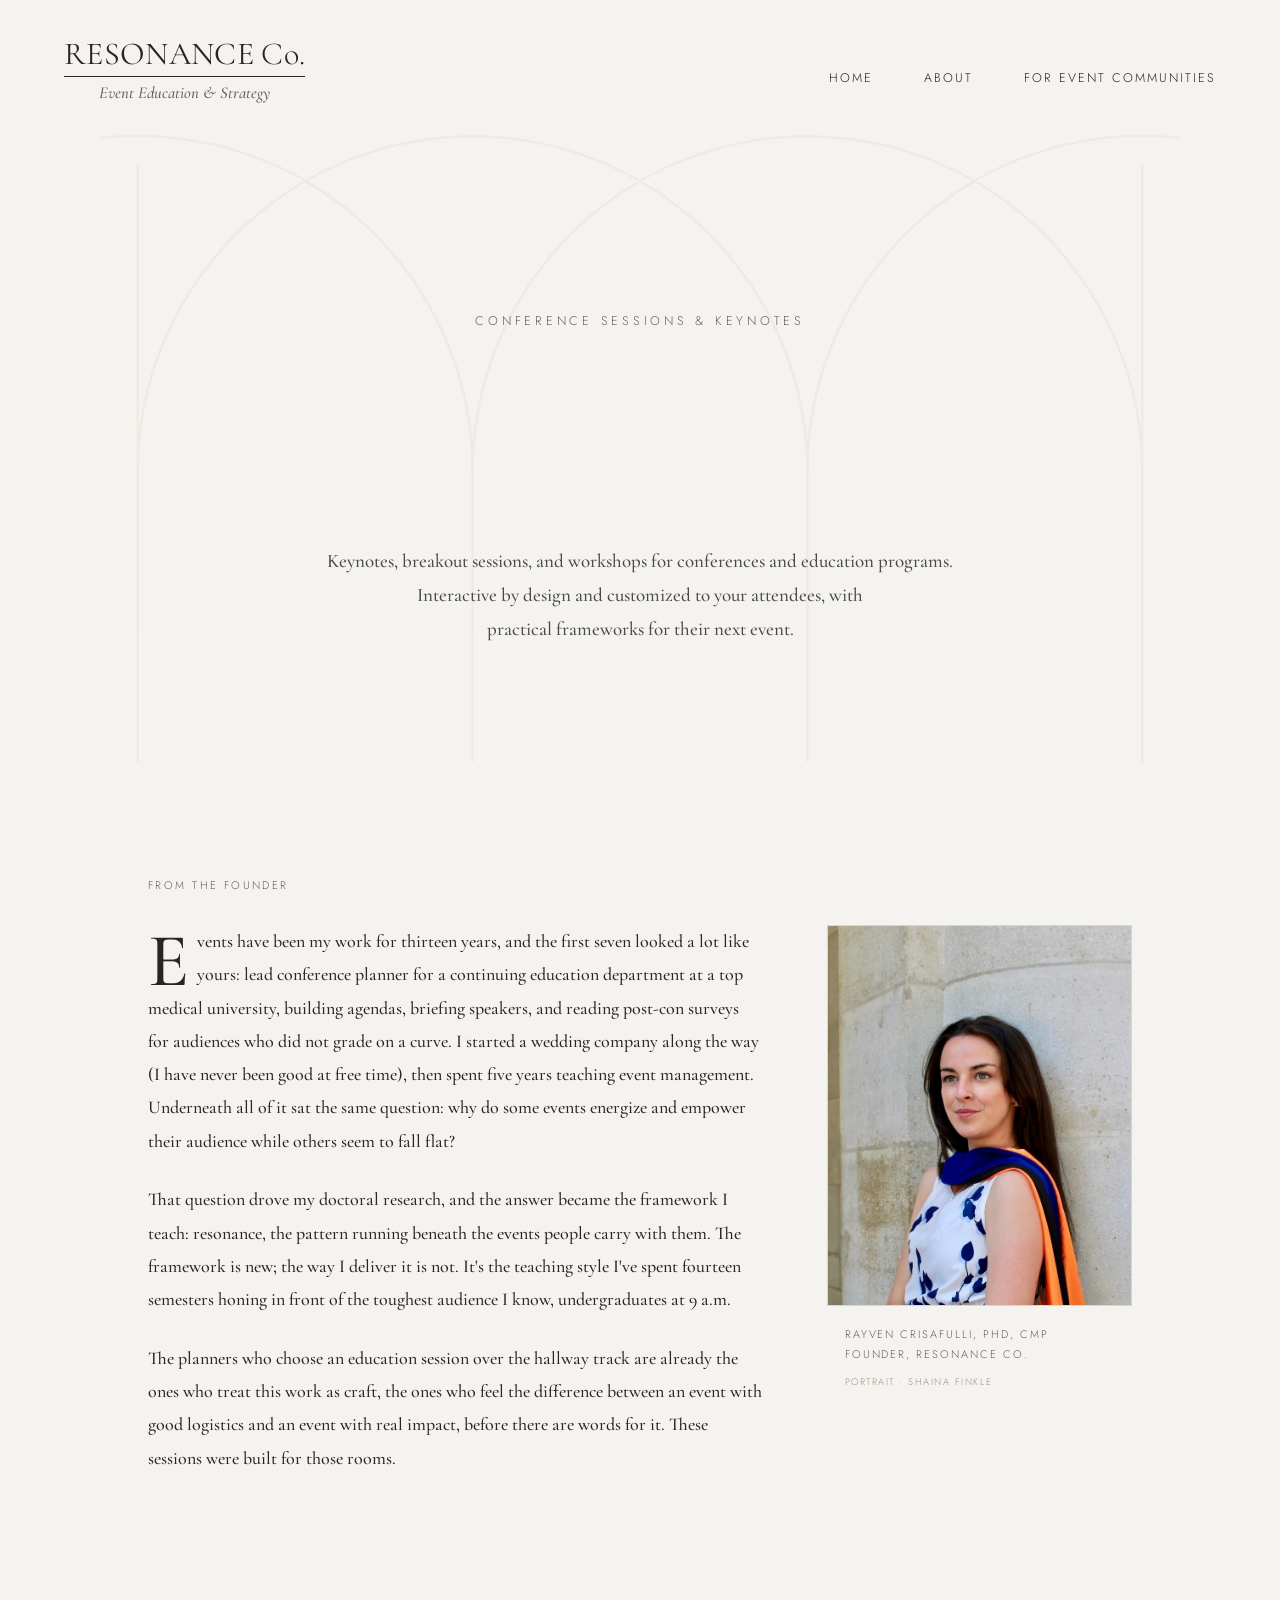
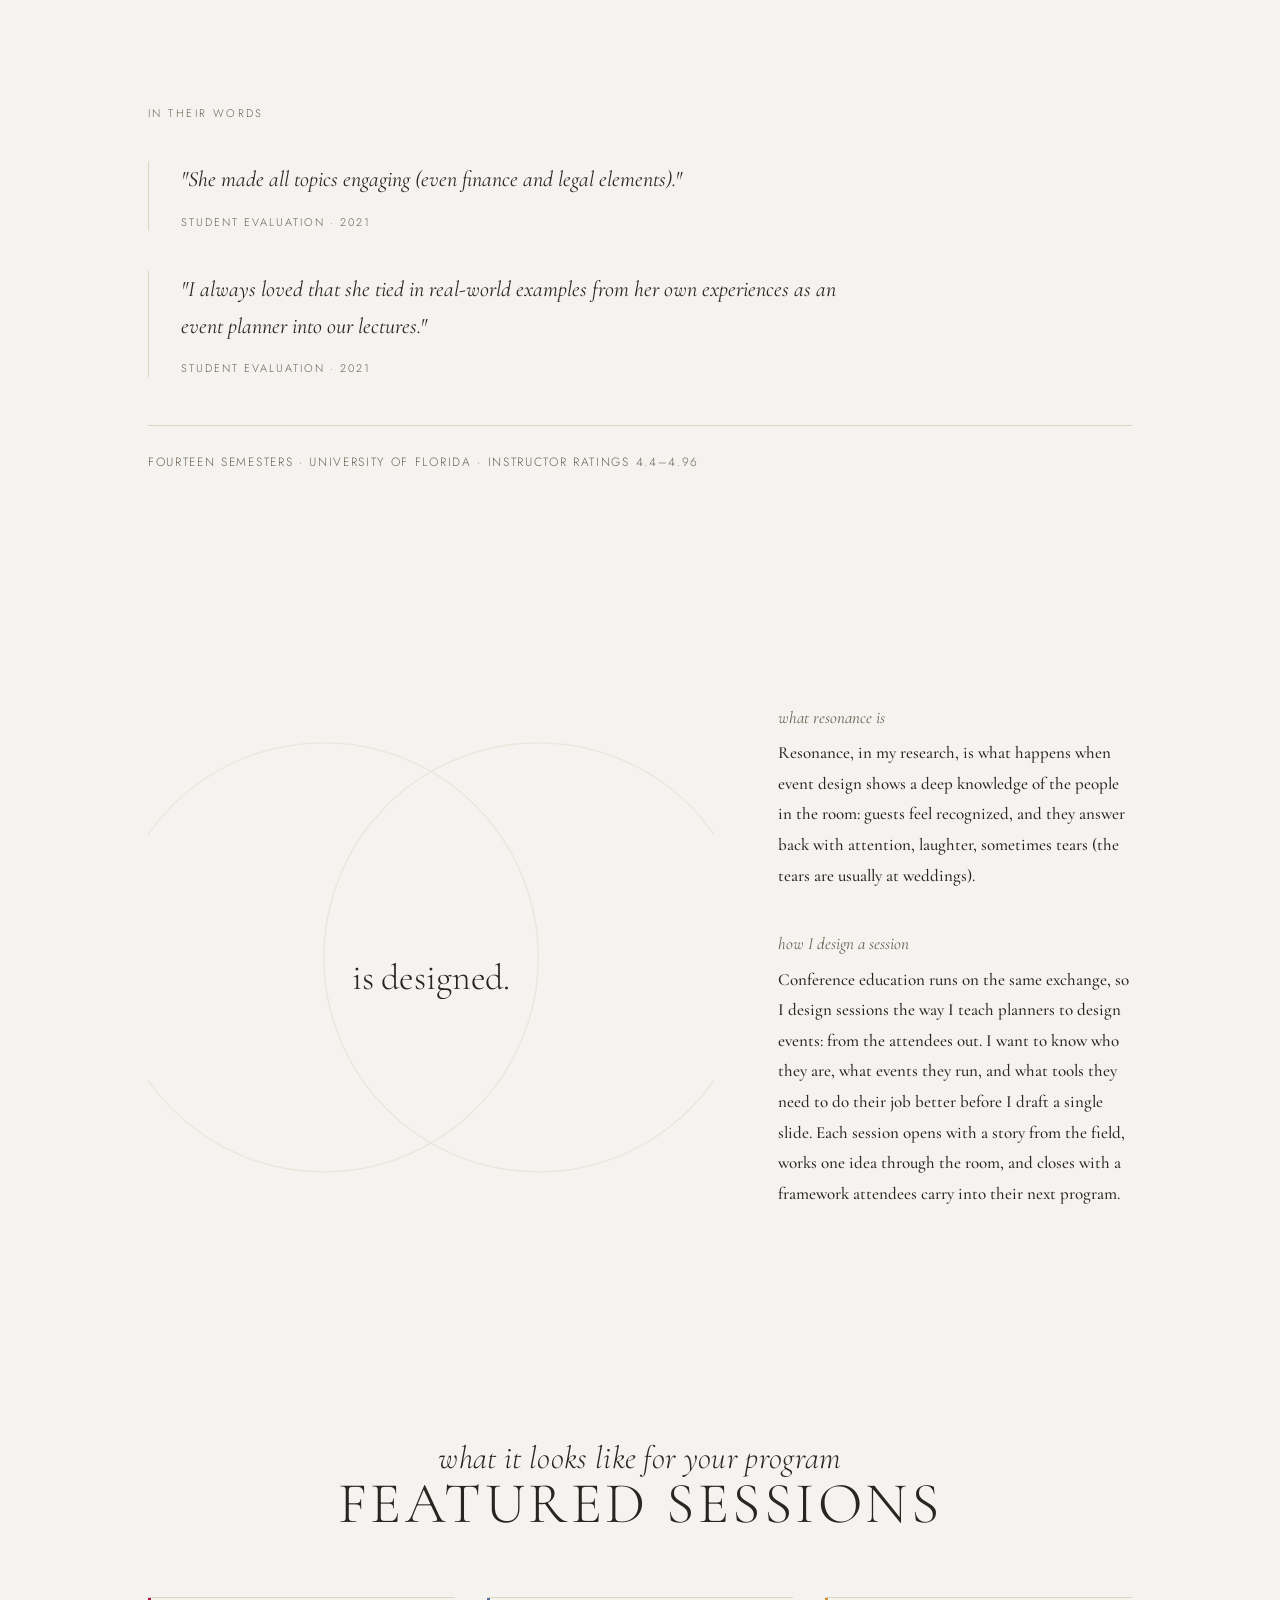
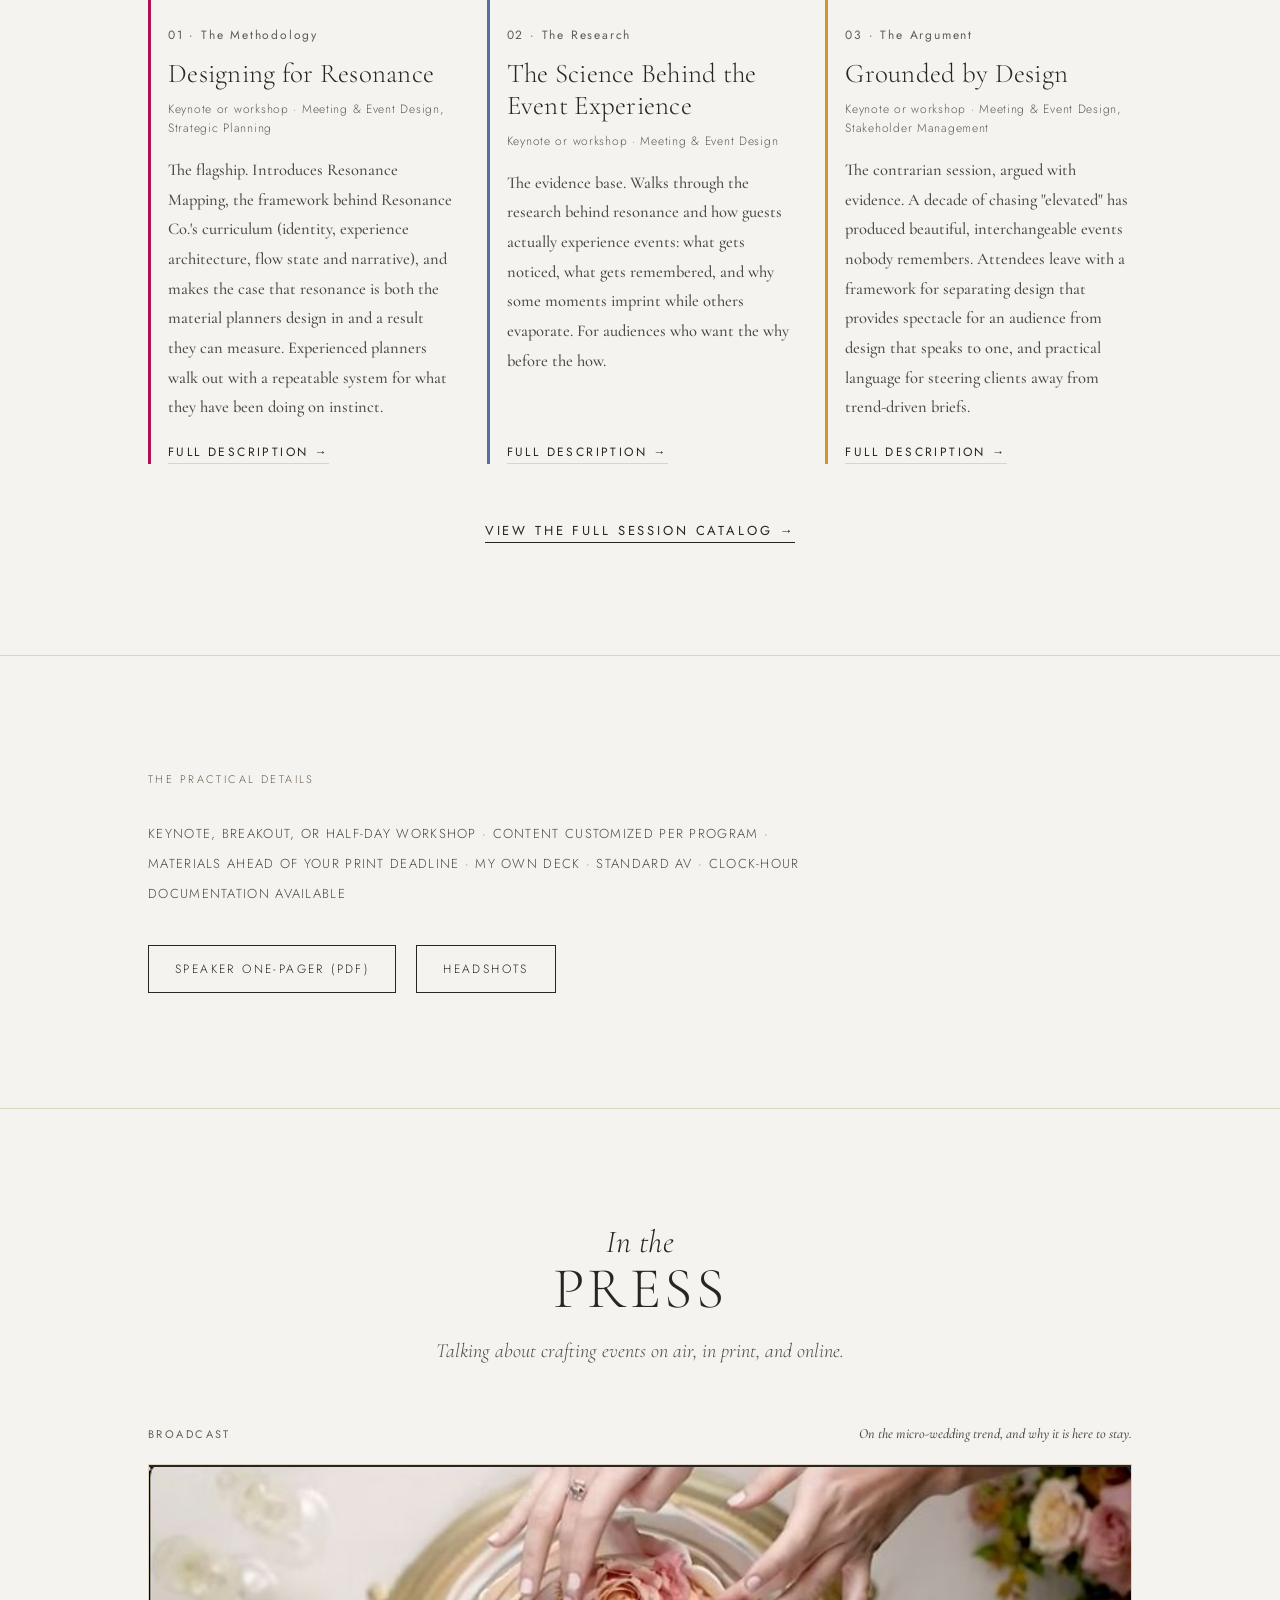
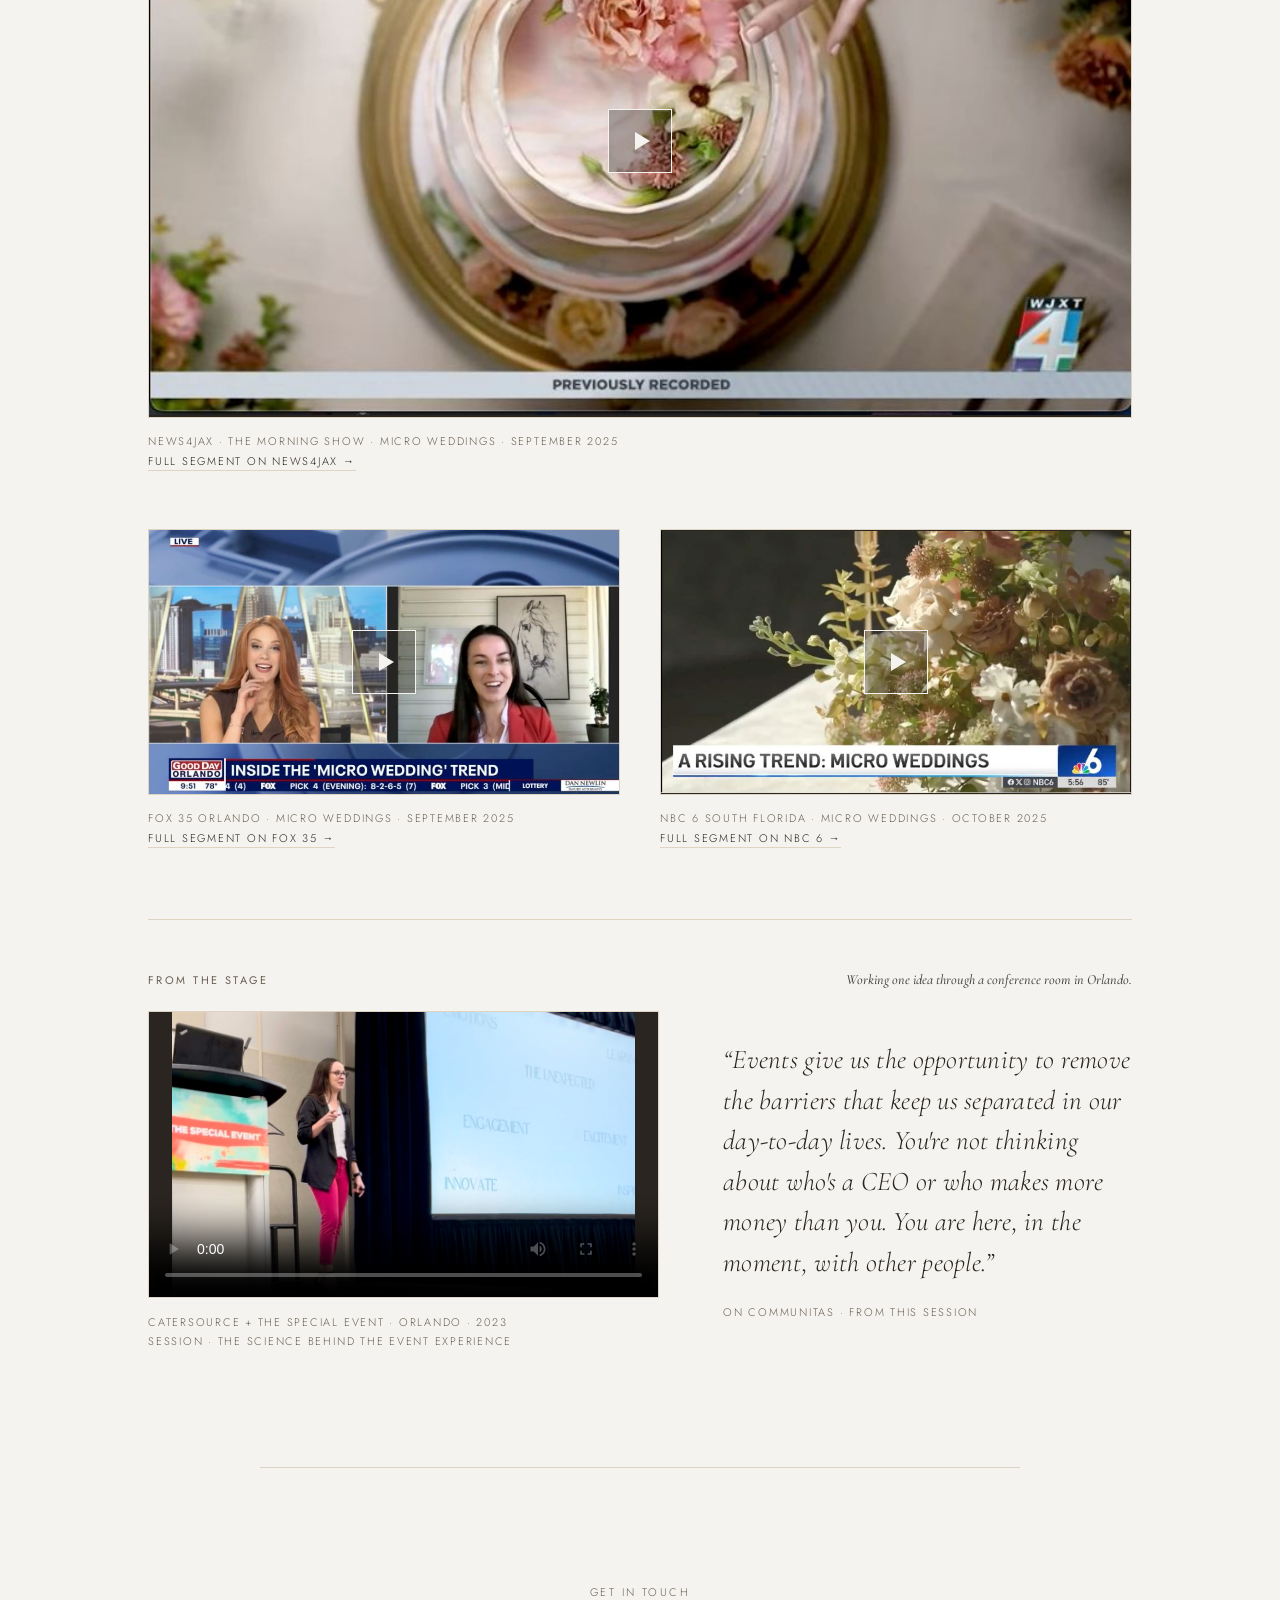
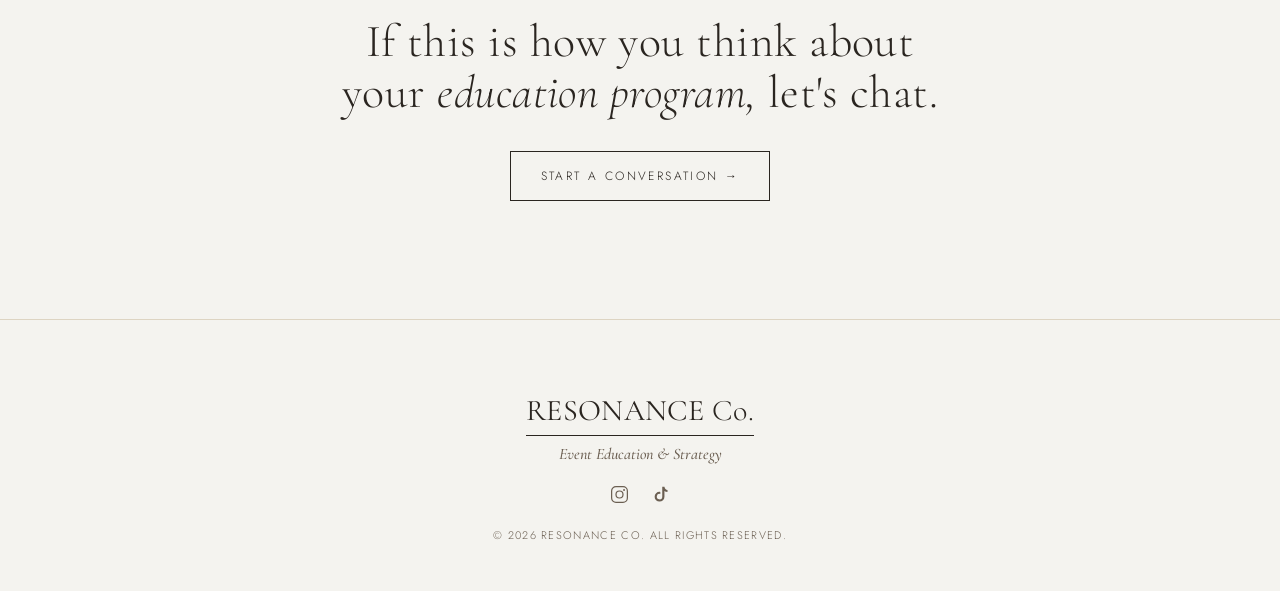
<file: speak.html>
<!DOCTYPE html>
<html lang="en">
<head>
<meta charset="utf-8">
<meta name="viewport" content="width=device-width, initial-scale=1">
<meta name="robots" content="noindex, nofollow">
<title>Conference Sessions &amp; Keynotes &middot; Rayven Crisafulli, PhD, CMP &middot; Resonance Co.</title>
<meta name="description" content="Keynotes, breakout sessions, and workshops for conferences and education programs, with Rayven Crisafulli, PhD, CMP.">
<link rel="icon" type="image/svg+xml" href="assets/favicon.svg">
<link rel="preconnect" href="https://fonts.googleapis.com"><link rel="preconnect" href="https://fonts.gstatic.com" crossorigin><link href="https://fonts.googleapis.com/css2?family=Cormorant+Garamond:ital,wght@0,300;0,400;0,500;1,300;1,400;1,500&family=Jost:wght@300;400&display=swap" rel="stylesheet">
<link rel="stylesheet" href="assets/site.css">
<style>
.sp *, .sp *::before, .sp *::after { box-sizing:border-box; margin:0; padding:0; }
.sp { background:#F4F3EF; color:#2A2520; font-family:'Cormorant Garamond',serif; font-weight:400; -webkit-font-smoothing:antialiased; }
.sp .wrap { max-width:1080px; margin:0 auto; padding:clamp(64px,9vw,120px) clamp(24px,5vw,48px); }
.sp .eyebrow { font-family:'Jost',sans-serif; font-weight:300; font-size:11px; letter-spacing:.22em; text-transform:uppercase; color:var(--muted); }
.sp .body-p { font-weight:500; font-size:18px; line-height:1.85; color:#2A2520; max-width:40em; }

/* ===== masthead (home-page pattern, cycler H1) ===== */
@keyframes spRise{ from{ opacity:0; transform:translateY(12px); } to{ opacity:1; transform:none; } }
@keyframes spGhost{ from{ opacity:0; } to{ opacity:1; } }
@keyframes spCycle{ 0%{ opacity:0; } 4.5%{ opacity:1; } 29%{ opacity:1; } 33.3%{ opacity:0; } 100%{ opacity:0; } }
.sp-mast{ position:relative; overflow:hidden; }
.sp-mast .mwrap{ max-width:1080px; margin:0 auto; padding:clamp(40px,6vw,84px) clamp(24px,5vw,48px) clamp(64px,9vw,120px); position:relative; }
.sp-mast .backdrop{ position:absolute; left:0; right:0; top:0; pointer-events:none; z-index:0; overflow:hidden; }
.sp-mast .arches-wrap{ position:relative; width:100%; padding-bottom:60.83%; }
.sp-mast .arches{ position:absolute; top:0; left:0; width:100%; height:100%; display:block; opacity:.62; }
.sp-mast .ghost{ animation:spGhost 1.4s ease .1s both; }
.sp-mast .r0{ animation:spRise .7s ease both; }
.sp-mast .r2{ animation:spRise .9s ease .28s both; }
.sp-mast .inner{ position:relative; z-index:1; max-width:820px; margin:0 auto; text-align:center; padding-top:clamp(48px,9vw,128px); }
.sp-mast .inner .eyebrow{ display:block; margin-bottom:clamp(20px,3vw,30px); letter-spacing:.3em; font-size:12.5px; }
.sp-mast .cycler{ position:relative; min-height:2.42em; font-weight:300; font-size:clamp(34px,5.2vw,62px); line-height:1.14; letter-spacing:-.006em; color:var(--charcoal); }
.sp-mast .cycler span{ position:absolute; left:0; right:0; top:50%; transform:translateY(-50%); opacity:0; animation:spCycle 16s ease infinite; }
.sp-mast .cycler span:nth-child(2){ animation-delay:5.33s; }
.sp-mast .cycler span:nth-child(3){ animation-delay:10.66s; }
.sp-mast .cycler em{ font-style:italic; }
.sp-mast .furniture{ font-weight:500; font-size:clamp(16px,1.5vw,19px); line-height:1.8; color:var(--ink-2); max-width:34em; margin:clamp(22px,3vw,34px) auto 0; }
@media (prefers-reduced-motion:reduce){
  .sp-mast .ghost,.sp-mast .r0,.sp-mast .r2{ animation:none; opacity:1; transform:none; }
  .sp-mast .cycler span{ animation:none; }
  .sp-mast .cycler span:first-child{ opacity:1; }
}

/* ===== framework ===== */
.sp-framework h2{ font-weight:300; font-size:clamp(28px,3.6vw,42px); line-height:1.14; letter-spacing:.01em; margin-bottom:clamp(2.2rem,4vw,3.6rem); }
.sp-framework h2 em{ font-style:italic; }
.sp-framework .fw-spread{ display:grid; grid-template-columns:1.6fr 1fr; gap:clamp(2rem,5vw,5rem); align-items:start; }
.sp-framework .fw-pull{ position:relative; align-self:stretch; display:flex; align-items:center; justify-content:center; min-height:340px; padding:clamp(28px,4vw,52px) clamp(20px,3vw,44px); }
.sp-framework .fw-pull .bay{ position:absolute; inset:0; display:block; pointer-events:none; }
.sp-framework .fw-pull .bay svg{ display:block; width:100%; height:100%; }
.sp-framework .fw-pull p{ position:relative; font-weight:300; font-size:clamp(24px,3vw,36px); line-height:1.3; letter-spacing:-.004em; color:var(--charcoal); text-align:center; max-width:12em; }
.sp-framework .fw-pull p em{ font-style:italic; }
.sp-framework .fw-cycle{ width:100%; max-width:none; }
.sp-framework .fw-cycle .wcyc{ position:relative; display:block; height:1.2em; }
.sp-framework .fw-cycle .wcyc em{ position:absolute; left:0; right:0; top:0; opacity:0; }
@keyframes fwW1{ 0%{ opacity:0; } 4%,21%{ opacity:1; } 25%,100%{ opacity:0; } }
@keyframes fwW2{ 0%,25%{ opacity:0; } 29%,46%{ opacity:1; } 50%,100%{ opacity:0; } }
@keyframes fwW3{ 0%,50%{ opacity:0; } 54%,96%{ opacity:1; } 100%{ opacity:0; } }
.sp-framework .fw-cycle .w1{ animation:fwW1 16s ease infinite; }
.sp-framework .fw-cycle .w2{ animation:fwW2 16s ease infinite; }
.sp-framework .fw-cycle .w3{ animation:fwW3 16s ease infinite; }
@media (prefers-reduced-motion:reduce){
  .sp-framework .fw-cycle .wcyc em{ animation:none; }
  .sp-framework .fw-cycle .w1{ opacity:1; }
}
.sp-framework .fw-col .fw-row{ margin-bottom:clamp(24px,3.2vw,40px); }
.sp-framework .fw-col .fw-row:last-child{ margin-bottom:0; }
.sp-framework .mnote{ display:block; font-style:italic; font-weight:400; font-size:17px; line-height:1.5; color:var(--muted); margin-bottom:.5rem; }
.sp-framework .fw-row p{ font-weight:500; font-size:17px; line-height:1.8; color:#2A2520; max-width:34em; }

/* ===== founder spread ===== */
.sp-founder{ }
.sp-founder .eyebrow{ display:block; margin-bottom:2rem; }
.sp-founder .spread{ display:grid; grid-template-columns:1fr 31%; gap:clamp(2.5rem,5vw,5rem); align-items:start; }
.sp-founder .bio p{ font-weight:500; font-size:18px; line-height:1.85; color:#2A2520; margin-bottom:1.4em; }
.sp-founder .bio p:last-child{ margin-bottom:0; }
.sp-founder .bio p:first-child::first-letter{ float:left; font-weight:500; font-size:4.2em; line-height:.82; margin:.06em .10em -.05em 0; }
.sp-founder .portrait img{ width:100%; aspect-ratio:4/5; object-fit:cover; object-position:50% 20%; border:1px solid var(--linen); }
.sp-founder .portrait .cap{ font-family:'Jost',sans-serif; font-weight:300; font-size:11px; letter-spacing:.18em; text-transform:uppercase; color:var(--muted); line-height:1.85; margin-top:1.1rem; padding-left:1.1rem; }
.sp-founder .portrait .cap .credit{ display:block; font-size:9.5px; letter-spacing:.16em; color:var(--faint); margin-top:.6rem; }

/* ===== lace divider ===== */
.sp .lace-divider { max-width:560px; margin:clamp(56px,8vw,100px) auto clamp(16px,3vw,32px); padding:0 36px; }
.sp .lace-divider svg { display:block; width:100%; height:auto; }


/* ===== on stage: press + documentation ===== */
.sp-work .eyebrow { display:block; margin-bottom:2rem; }
.sp-work .sub-label { display:block; font-family:'Jost',sans-serif; font-weight:400; font-size:11px; letter-spacing:.22em; text-transform:uppercase; color:var(--muted); margin-bottom:1.4rem; }
.sp-work .press-lede { text-align:center; font-weight:300; font-style:italic; font-size:clamp(17px,1.7vw,20px); line-height:1.6; color:var(--ink-2); margin:0 auto clamp(2.75rem,4.5vw,4rem); max-width:34em; }
.sp-work .subbeat { display:flex; align-items:baseline; justify-content:space-between; gap:1rem; margin-bottom:1.4rem; }
.sp-work .subbeat .sub-label { margin-bottom:0; }
.sp-work .sub-desc { font-style:italic; font-weight:500; font-size:14px; color:var(--ink-2); text-align:right; }
.sp-work .room-beat { margin-top:clamp(3rem,5.5vw,5rem); padding-top:clamp(2.5rem,4vw,3.25rem); border-top:1px solid var(--linen); }
.sp-work .press-featured { margin-bottom:clamp(2.75rem,4.5vw,4rem); }
.sp-work .press-featured .video-frame { max-width:none; }
.sp-work .press-row { display:grid; grid-template-columns:1fr 1fr; gap:2.5rem; }
.sp-work .room { display:grid; grid-template-columns:5fr 4fr; gap:clamp(2.5rem,5vw,5rem); align-items:center; }
.sp-work .room blockquote { font-weight:300; font-style:italic; font-size:clamp(21px,2.3vw,27px); line-height:1.5; letter-spacing:.01em; color:var(--charcoal); margin:0 0 1.2rem; }
.sp-work .room blockquote .fill { color:var(--faint); }
.sp-work .room .q-cap { font-family:'Jost',sans-serif; font-weight:300; font-size:11px; letter-spacing:.16em; text-transform:uppercase; color:var(--muted); line-height:1.8; }
.sp-work .video-frame { aspect-ratio:16/9; border:1px solid var(--linen); display:flex; flex-direction:column; align-items:center; justify-content:center; gap:.75rem; background:#EEEBE3; }
.sp-work .video-frame .vf-label { font-family:'Jost',sans-serif; font-weight:300; font-size:11px; letter-spacing:.2em; text-transform:uppercase; color:var(--muted); }
.sp-work .video-frame .vf-note { font-style:italic; font-weight:400; font-size:14px; color:var(--faint); }
.sp-work .video-cap { font-family:'Jost',sans-serif; font-weight:300; font-size:11px; letter-spacing:.16em; text-transform:uppercase; color:var(--muted); line-height:1.8; margin-top:.9rem; }
.sp-work .video-cap a { color:var(--charcoal); text-decoration:none; border-bottom:1px solid var(--linen); padding-bottom:1px; transition:color .2s ease,border-color .2s ease; }
.sp-work .video-cap a:hover { color:var(--rose); border-color:var(--rose); }
.sp-work .video-cap .fill { color:var(--faint); font-style:italic; text-transform:none; letter-spacing:.06em; }
.sp-work .video-frame.live { display:block; background:#2A2520; position:relative; }
.sp-work .video-frame.live video { display:block; width:100%; height:100%; object-fit:contain; }
.sp-work .video-frame.live .vf-play { position:absolute; inset:0; width:100%; height:100%; display:flex; align-items:center; justify-content:center; background:transparent; border:0; cursor:pointer; padding:0; }
.sp-work .video-frame.live .vf-play span { display:flex; align-items:center; justify-content:center; width:64px; height:64px; border:1px solid #F4F3EF; background:rgba(42,37,32,.35); transition:background .25s ease; }
.sp-work .video-frame.live .vf-play span::after { content:""; display:block; margin-left:4px; border-style:solid; border-width:9px 0 9px 15px; border-color:transparent transparent transparent #F4F3EF; }
.sp-work .video-frame.live .vf-play:hover span { background:rgba(42,37,32,.6); }

/* ===== featured sessions ===== */
.sp-sessions .section-head { margin-bottom:4rem; text-align:center; }
.sp-work .section-head { margin-bottom:1.1rem; text-align:center; }
.sp-sessions .section-head .line1, .sp-work .section-head .line1 { display:block; font-size:clamp(22px,2.8vw,32px); font-weight:300; font-style:italic; letter-spacing:.01em; line-height:1.1; }
.sp-sessions .section-head .line2, .sp-work .section-head .line2 { display:block; font-size:clamp(38px,5vw,58px); font-weight:300; letter-spacing:.06em; text-transform:uppercase; line-height:1; }
.sp-sessions .card-grid { display:grid; grid-template-columns:repeat(3,1fr); gap:2rem; margin-bottom:3.5rem; }
.sp-sessions .card { border-top:1px solid var(--linen); padding:1.75rem 0 0 1.25rem; display:flex; flex-direction:column; }
.sp-sessions .card.a-01 { box-shadow:inset 3px 0 0 var(--rose); }
.sp-sessions .card.a-02 { box-shadow:inset 3px 0 0 #5570A0; }
.sp-sessions .card.a-03 { box-shadow:inset 3px 0 0 #D4922A; }
.sp-sessions .card.a-06 { box-shadow:inset 3px 0 0 #6E7E28; }
.sp-sessions .card .n { font-family:'Jost',sans-serif; font-weight:400; font-size:12px; letter-spacing:.15em; color:var(--muted-2); margin-bottom:.9rem; }
.sp-sessions .card h3 { font-weight:300; font-size:clamp(22px,2.2vw,27px); line-height:1.18; letter-spacing:.01em; margin-bottom:.6rem; }
.sp-sessions .card .avail { font-family:'Jost',sans-serif; font-weight:300; font-size:12px; letter-spacing:.06em; color:var(--muted-2); line-height:1.6; margin-bottom:1.1rem; }
.sp-sessions .card p { font-weight:500; font-size:16.5px; line-height:1.8; color:var(--ink-2); margin-bottom:1.25rem; }
.sp-sessions .card .more { margin-top:auto; font-family:'Jost',sans-serif; font-weight:400; font-size:12px; letter-spacing:.2em; text-transform:uppercase; text-decoration:none; color:var(--charcoal); border-bottom:1px solid var(--linen); padding-bottom:2px; align-self:flex-start; transition:color .2s ease,border-color .2s ease; }
.sp-sessions .card .more:hover { color:var(--rose); border-color:var(--rose); }
.sp-sessions .catalog-link { text-align:center; }
.sp-sessions .catalog-link a { font-family:'Jost',sans-serif; font-weight:400; font-size:13px; letter-spacing:.22em; text-transform:uppercase; text-decoration:none; color:var(--charcoal); border-bottom:1px solid var(--charcoal); padding-bottom:2px; transition:color .2s ease,border-color .2s ease; }
.sp-sessions .catalog-link a:hover { color:var(--rose); border-color:var(--rose); }

/* ===== quotes ===== */
.sp-quotes { }
.sp-quotes .eyebrow { display:block; margin-bottom:2.5rem; }
.sp-quotes blockquote { border-left:1px solid var(--linen); padding-left:2rem; margin-bottom:2.5rem; max-width:44em; }
.sp-quotes blockquote p { font-weight:400; font-size:clamp(19px,1.8vw,22px); font-style:italic; line-height:1.7; color:#2A2520; margin-bottom:.75rem; }
.sp-quotes blockquote cite { font-family:'Jost',sans-serif; font-weight:300; font-style:normal; font-size:11px; letter-spacing:.18em; text-transform:uppercase; color:var(--muted); }
.sp-quotes .factline { font-family:'Jost',sans-serif; font-weight:300; font-size:12px; letter-spacing:.14em; text-transform:uppercase; color:var(--muted); line-height:2; border-top:1px solid var(--linen); padding-top:1.5rem; margin-top:3rem; }

/* ===== practical details ===== */
.sp-details { border-top:1px solid var(--linen); border-bottom:1px solid var(--linen); }
.sp-details .eyebrow { display:block; margin-bottom:2rem; }
.sp-details .specline { font-family:'Jost',sans-serif; font-weight:300; font-size:13px; letter-spacing:.1em; text-transform:uppercase; color:var(--ink-2); line-height:2.3; max-width:52em; margin-bottom:2.25rem; }
.sp-details .dl-row { display:flex; flex-wrap:wrap; gap:1.25rem; }
.sp-details .dl-btn { font-family:'Jost',sans-serif; font-weight:300; font-size:12px; letter-spacing:.2em; text-transform:uppercase; text-decoration:none; color:var(--charcoal); border:1px solid var(--charcoal); padding:14px 26px; display:inline-block; transition:background .25s,color .25s; }
.sp-details .dl-btn:hover { background:var(--charcoal); color:var(--cream); }

/* ===== close ===== */
.sp-close { max-width:760px; margin:0 auto; padding:clamp(64px,9vw,128px) 2.5rem clamp(60px,8vw,104px); text-align:center; border-top:1px solid var(--linen); }
.sp-close .eyebrow { margin-bottom:16px; }
.sp-close h2 { font-weight:300; font-size:clamp(30px,4vw,46px); line-height:1.12; letter-spacing:.01em; margin-bottom:32px; }
.sp-close h2 em { font-style:italic; }
.sp-close .contact-btn { font-family:'Jost',sans-serif; font-weight:300; font-size:12px; letter-spacing:.2em; text-transform:uppercase; text-decoration:none; color:var(--charcoal); border:1px solid var(--charcoal); padding:15px 30px; display:inline-block; transition:background .25s,color .25s; }
.sp-close .contact-btn:hover { background:var(--charcoal); color:var(--cream); }

@media (max-width:760px) {
  .sp-mast .cycler { min-height:2.42em; }
  .sp-founder .spread { grid-template-columns:1fr; gap:2.5rem; }
  .sp-framework .fw-spread { grid-template-columns:1fr; gap:2.2rem; }
  .sp-founder .portrait { max-width:300px; order:-1; }
  .sp-work .press-row { grid-template-columns:1fr; gap:2rem; }
  .sp-work .room { grid-template-columns:1fr; gap:2.2rem; }
  .sp-sessions .card-grid { grid-template-columns:1fr; }
  .sp-quotes blockquote { padding-left:1.25rem; }
}
</style>
</head>
<body>
<header class="site-nav"><a class="brand" href="index.html"><span class="wm">RESONANCE <span>Co.</span></span><em>Event Education &amp; Strategy</em></a><nav class="links"><a href="index.html">Home</a><a href="about.html">About</a><a href="for-event-communities.html">For Event Communities</a></nav></header>

<div class="sp">

  <!-- ===== HERO ===== -->
  <section class="sp-mast">
    <div class="mwrap">
      <div class="backdrop ghost" aria-hidden="true">
        <div class="arches-wrap">
          <svg class="arches" viewBox="0 0 600 365" xmlns="http://www.w3.org/2000/svg" role="presentation">
            <g fill="none" stroke="#DDD4C2" stroke-width="1.25" stroke-linecap="round" opacity="0.4">
              <line x1="21" y1="25" x2="21" y2="365" />
              <line x1="579" y1="25" x2="579" y2="365" />
              <line x1="207" y1="195" x2="207" y2="365" />
              <line x1="393" y1="195" x2="393" y2="365" />
              <path d="M 21 195 A 186 186 0 0 1 114 34 A 186 186 0 0 1 207 195 A 186 186 0 0 1 300 34 A 186 186 0 0 1 393 195 A 186 186 0 0 1 486 34 A 186 186 0 0 1 579 195" />
              <path d="M 0 10 A 186 186 0 0 1 207 195" />
              <path d="M 21 195 A 186 186 0 0 1 393 195" />
              <path d="M 207 195 A 186 186 0 0 1 579 195" />
              <path d="M 393 195 A 186 186 0 0 1 600 10" />
            </g>
          </svg>
        </div>
      </div>
      <div class="inner">
        <span class="eyebrow wide r0">Conference Sessions &amp; Keynotes</span>
        <h1 class="cycler" aria-label="The session that fills the room. The session they tell their friends about. The session that gets applied on Monday.">
          <span>The session that fills the <em>room.</em></span>
          <span>The session they tell their <em>friends</em> about.</span>
          <span>The session that gets applied on <em>Monday.</em></span>
        </h1>
        <p class="furniture r2">Keynotes, breakout sessions, and workshops for conferences and education programs. Interactive by design and customized to your attendees, with<br>practical frameworks for their next event.</p>
      </div>
    </div>
  </section>

  <!-- ===== FROM THE FOUNDER ===== -->
  <section class="sp-founder">
    <div class="wrap">
      <span class="eyebrow">From the Founder</span>
      <div class="spread">
        <div class="bio">
          <p>Events have been my work for thirteen years, and the first seven looked a lot like yours: lead conference planner for a continuing education department at a top medical university, building agendas, briefing speakers, and reading post-con surveys for audiences who did not grade on a curve. I started a wedding company along the way (I have never been good at free time), then spent five years teaching event management. Underneath all of it sat the same question: why do some events energize and empower their audience while others seem to fall flat?</p>
          <p>That question drove my doctoral research, and the answer became the framework I teach: resonance, the pattern running beneath the events people carry with them. The framework is new; the way I deliver it is not. It's the teaching style I've spent fourteen semesters honing in front of the toughest audience I know, undergraduates at 9 a.m.</p>
          <p>The planners who choose an education session over the hallway track are already the ones who treat this work as craft, the ones who feel the difference between an event with good logistics and an event with real impact, before there are words for it. These sessions were built for those rooms.</p>
        </div>
        <div class="portrait">
          <img src="assets/Rayven-Crisafulli-PhD-CMP-graduation-portrait-Shaina-Finkle.jpg" alt="Rayven Crisafulli, PhD, CMP, founder of Resonance Co.">
          <p class="cap">Rayven Crisafulli, PhD, CMP<br>Founder, Resonance Co.<span class="credit">Portrait &middot; Shaina Finkle</span></p>
        </div>
      </div>
    </div>
  </section>

  <!-- ===== IN THEIR WORDS ===== -->
  <section class="sp-quotes">
    <div class="wrap">
      <span class="eyebrow">In Their Words</span>
      <blockquote>
        <p>"She made all topics engaging (even finance and legal elements)."</p>
        <cite>Student evaluation &middot; 2021</cite>
      </blockquote>
      <blockquote>
        <p>"I always loved that she tied in real-world examples from her own experiences as an event planner into our lectures."</p>
        <cite>Student evaluation &middot; 2021</cite>
      </blockquote>
      <p class="factline">Fourteen semesters &middot; University of Florida &middot; Instructor ratings 4.4&ndash;4.96</p>
    </div>
  </section>


  <!-- ===== FRAMEWORK ===== -->
  <section class="sp-framework">
    <div class="wrap">
      <div class="fw-spread">
        <div class="fw-pull">
          <span class="bay" aria-hidden="true"><svg viewBox="0 0 600 400" preserveAspectRatio="xMidYMid slice" xmlns="http://www.w3.org/2000/svg" role="presentation"><g fill="none" stroke="#DDD4C2" stroke-width="1.1" stroke-linecap="round" opacity="0.4"><circle cx="215" cy="200" r="170"></circle><circle cx="385" cy="200" r="170"></circle></g></svg></span>
          <p class="fw-cycle" aria-label="Engagement is designed. Connection is designed. Resonance is designed.">
            <span class="wcyc"><em class="w1">Engagement</em><em class="w2">Connection</em><em class="w3">Resonance</em></span>is designed.
          </p>
        </div>
        <div class="fw-col">
          <div class="fw-row">
            <span class="mnote">what resonance is</span>
            <p>Resonance, in my research, is what happens when event design shows a deep knowledge of the people in the room: guests feel recognized, and they answer back with attention, laughter, sometimes tears (the tears are usually at weddings).</p>
          </div>
          <div class="fw-row">
            <span class="mnote">how I design a session</span>
            <p>Conference education runs on the same exchange, so I design sessions the way I teach planners to design events: from the attendees out. I want to know who they are, what events they run, and what tools they need to do their job better before I draft a single slide. Each session opens with a story from the field, works one idea through the room, and closes with a framework attendees carry into their next program.</p>
          </div>
        </div>
      </div>
    </div>
  </section>

  <!-- ===== FEATURED SESSIONS ===== -->
  <section class="sp-sessions">
    <div class="wrap">
      <div class="section-head">
        <span class="line1">what it looks like for your program</span>
        <span class="line2">Featured Sessions</span>
      </div>
      <div class="card-grid">
        <div class="card a-01">
          <div class="n">01 &middot; The Methodology</div>
          <h3>Designing for Resonance</h3>
          <div class="avail">Keynote or workshop &middot; Meeting &amp; Event Design, Strategic Planning</div>
          <p>The flagship. Introduces Resonance Mapping, the framework behind Resonance Co.'s curriculum (identity, experience architecture, flow state and narrative), and makes the case that resonance is both the material planners design in and a result they can measure. Experienced planners walk out with a repeatable system for what they have been doing on instinct.</p>
          <a class="more" href="for-event-communities.html#topic-01">Full description &rarr;</a>
        </div>
        <div class="card a-02">
          <div class="n">02 &middot; The Research</div>
          <h3>The Science Behind the Event Experience</h3>
          <div class="avail">Keynote or workshop &middot; Meeting &amp; Event Design</div>
          <p>The evidence base. Walks through the research behind resonance and how guests actually experience events: what gets noticed, what gets remembered, and why some moments imprint while others evaporate. For audiences who want the why before the how.</p>
          <a class="more" href="for-event-communities.html#topic-02">Full description &rarr;</a>
        </div>
        <div class="card a-03">
          <div class="n">03 &middot; The Argument</div>
          <h3>Grounded by Design</h3>
          <div class="avail">Keynote or workshop &middot; Meeting &amp; Event Design, Stakeholder Management</div>
          <p>The contrarian session, argued with evidence. A decade of chasing "elevated" has produced beautiful, interchangeable events nobody remembers. Attendees leave with a framework for separating design that provides spectacle for an audience from design that speaks to one, and practical language for steering clients away from trend-driven briefs.</p>
          <a class="more" href="for-event-communities.html#topic-03">Full description &rarr;</a>
        </div>
      </div>
      <div class="catalog-link"><a href="for-event-communities.html#topics">View the full session catalog &rarr;</a></div>
    </div>
  </section>

  <!-- ===== THE PRACTICAL DETAILS ===== -->
  <section class="sp-details">
    <div class="wrap">
      <span class="eyebrow">The Practical Details</span>
      <p class="specline">Keynote, breakout, or half-day workshop &middot; Content customized per program &middot; Materials ahead of your print deadline &middot; My own deck &middot; Standard AV &middot; Clock-hour documentation available</p>
      <div class="dl-row">
        <a class="dl-btn" href="assets/speaker-one-pager.pdf" target="_blank" rel="noopener">Speaker One-Pager (PDF)</a>
        <a class="dl-btn" href="assets/rayven-crisafulli-headshots.zip">Headshots</a>
      </div>
    </div>
  </section>



  <!-- ===== IN THE PRESS ===== -->
  <section class="sp-work">
    <div class="wrap">
      <div class="section-head">
        <span class="line1">In the</span>
        <span class="line2">Press</span>
      </div>
      <p class="press-lede">Talking about crafting events on air, in print, and online.</p>

      <div class="subbeat"><span class="sub-label">Broadcast</span><span class="sub-desc">On the micro-wedding trend, and why it is here to stay.</span></div>
      <div class="press-featured">
        <div class="video-frame live"><video preload="metadata" playsinline poster="assets/press-news4jax-microweddings.jpg"><source src="assets/press-news4jax-microweddings.mp4" type="video/mp4"></video><button class="vf-play" type="button" aria-label="Play video"><span></span></button></div>
        <p class="video-cap">News4Jax &middot; The Morning Show &middot; Micro weddings &middot; September 2025<br><a href="https://www.news4jax.com/video/news/morning-show/2025/09/16/pandemic-s-micro-wedding-trend-isn-t-going-away-anytime-soon/" target="_blank" rel="noopener">Full segment on News4Jax &rarr;</a></p>
      </div>
      <div class="press-row">
        <div>
          <div class="video-frame live"><video preload="metadata" playsinline poster="assets/press-fox35-microweddings.jpg"><source src="assets/press-fox35-microweddings.mp4" type="video/mp4"></video><button class="vf-play" type="button" aria-label="Play video"><span></span></button></div>
          <p class="video-cap">Fox 35 Orlando &middot; Micro weddings &middot; September 2025<br><a href="https://www.fox35orlando.com/video/1708424" target="_blank" rel="noopener">Full segment on Fox 35 &rarr;</a></p>
        </div>
        <div>
          <div class="video-frame live"><video preload="metadata" playsinline poster="assets/press-nbc6-microweddings.jpg"><source src="assets/press-nbc6-microweddings.mp4" type="video/mp4"></video><button class="vf-play" type="button" aria-label="Play video"><span></span></button></div>
          <p class="video-cap">NBC 6 South Florida &middot; Micro weddings &middot; October 2025<br><a href="https://www.nbcmiami.com/video/nbc-6-news/more-and-more-couples-are-opting-for-micro-weddings-heres-why/3706475/" target="_blank" rel="noopener">Full segment on NBC 6 &rarr;</a></p>
        </div>
      </div>

      <div class="subbeat room-beat"><span class="sub-label">From the stage</span><span class="sub-desc">Working one idea through a conference room in Orlando.</span></div>
      <div class="room">
        <div>
          <div class="video-frame live"><video controls preload="metadata" playsinline poster="assets/catersource-2023-people-clip-still.jpg"><source src="assets/catersource-2023-people-clip.mp4" type="video/mp4"><track kind="captions" srclang="en" label="English" src="assets/catersource-2023-people-clip.vtt" default></video></div>
          <p class="video-cap">Catersource + The Special Event &middot; Orlando &middot; 2023<br>Session &middot; The Science Behind the Event Experience</p>
        </div>
        <div>
          <blockquote>&ldquo;Events give us the opportunity to remove the barriers that keep us separated in our day-to-day lives. You're not thinking about who's a CEO or who makes more money than you. You are here, in the moment, with other people.&rdquo;</blockquote>
          <p class="q-cap">On communitas &middot; from this session</p>
        </div>
      </div>
    </div>
  </section>

  <!-- ===== CLOSE ===== -->
  <section class="sp-close">
    <p class="eyebrow">Get in Touch</p>
    <h2>If this is how you think about<br>your <em>education program,</em> let's chat.</h2>
    <a class="contact-btn" href="mailto:hello@resonanceco.co">Start a conversation &rarr;</a>
  </section>

</div>

<footer class="site-footer"><div class="fwm">RESONANCE <span>Co.</span></div><div class="ftag">Event Education &amp; Strategy</div><div class="socials"><a href="https://www.instagram.com/resonancecoevents" aria-label="Instagram" target="_blank" rel="noopener"><svg viewBox="0 0 24 24" fill="none" stroke="currentColor" stroke-width="1.4"><rect x="3" y="3" width="18" height="18" rx="5"/><circle cx="12" cy="12" r="4"/><circle cx="17.2" cy="6.8" r="1.1" fill="currentColor" stroke="none"/></svg></a><a href="https://www.tiktok.com/@resonancecoevents" aria-label="TikTok" target="_blank" rel="noopener"><svg viewBox="0 0 24 24" fill="currentColor"><path d="M16.5 3c.3 2 1.6 3.5 3.5 3.8v2.4c-1.3 0-2.5-.4-3.5-1.1v6.4a5.6 5.6 0 1 1-5.6-5.6c.3 0 .6 0 .9.1v2.5a3.1 3.1 0 1 0 2.2 3V3h2.6z"/></svg></a></div><div class="flegal">&copy; 2026 Resonance Co. All rights reserved.</div></footer>
<script>
document.querySelectorAll('.sp-work .vf-play').forEach(function(btn){
  btn.addEventListener('click', function(){
    var v = btn.parentElement.querySelector('video');
    btn.remove();
    v.setAttribute('controls','');
    v.play();
  });
});
</script>
</body>
</html>
</file>
<file: assets/site.css>
/* Resonance Co. — shared site styles (tokens, nav, footer). Page-specific CSS stays inline per page. */
:root{ --cream:#F4F3EF; --paper-2:#EEEBE3; --linen:#DDD4C2; --charcoal:#2A2520; --muted:#6B5F52; --rose:#B01050;
  --ink-2:#4A4945; --muted-2:#5E5C55; --faint:#9E9484;
  --serif:'Cormorant Garamond',Georgia,serif; --sans:'Jost',system-ui,sans-serif; }
*,*::before,*::after{ box-sizing:border-box; margin:0; padding:0; }
html{ scroll-behavior:smooth; }
body{ background:var(--cream); color:var(--charcoal); font-family:var(--serif);
  -webkit-font-smoothing:antialiased; text-rendering:optimizeLegibility; }
img{ max-width:100%; display:block; }

/* ===== shared site nav ===== */
.site-nav{ max-width:none; margin:0; padding:clamp(22px,3vw,40px) clamp(24px,5vw,64px) 18px;
  display:flex; align-items:flex-end; justify-content:space-between; gap:2rem; flex-wrap:wrap; }
.site-nav .brand{ text-decoration:none; color:var(--charcoal); line-height:1; display:flex; flex-direction:column; align-items:center; }
.site-nav .brand .wm{ font-size:clamp(24px,2.6vw,32px); font-weight:400; letter-spacing:.01em;
  border-bottom:1px solid var(--charcoal); padding-bottom:6px; display:inline-block; }
.site-nav .brand .wm span{ font-weight:300; }
.site-nav .brand em{ display:block; font-style:italic; font-size:clamp(14px,1.3vw,17px); font-weight:500;
  margin-top:8px; color:var(--muted); }
.site-nav .links{ display:flex; gap:clamp(22px,4vw,52px); padding-bottom:6px; }
.site-nav .links a{ font-family:var(--sans); font-weight:300; font-size:12.5px; letter-spacing:.16em;
  text-transform:uppercase; text-decoration:none; color:var(--charcoal); padding-bottom:8px;
  border-bottom:1px solid transparent; transition:border-color .2s; }
.site-nav .links a:hover{ border-color:var(--linen); }
.site-nav .links a.active{ border-color:var(--charcoal); }

/* ===== shared footer ===== */
.site-footer{ margin-top:1rem; padding:clamp(40px,6vw,72px) 1.5rem clamp(30px,4vw,48px);
  text-align:center; border-top:1px solid var(--linen); }
.site-footer .fwm{ font-size:clamp(22px,2.4vw,30px); font-weight:400; letter-spacing:.01em; display:inline-block; border-bottom:1px solid var(--charcoal); padding-bottom:6px; }
.site-footer .fwm span{ font-weight:300; }
.site-footer .ftag{ font-style:italic; color:var(--muted); margin-top:8px; font-size:16px; font-weight:500; }
.site-footer .socials{ display:flex; gap:20px; justify-content:center; margin-top:20px; }
.site-footer .socials a{ color:var(--muted); display:inline-flex; transition:color .2s; }
.site-footer .socials a:hover{ color:var(--charcoal); }
.site-footer .socials svg{ width:21px; height:21px; }
.site-footer .flegal{ font-family:var(--sans); font-weight:300; font-size:11px; letter-spacing:.12em;
  text-transform:uppercase; color:var(--muted); margin-top:22px; }
</file>
